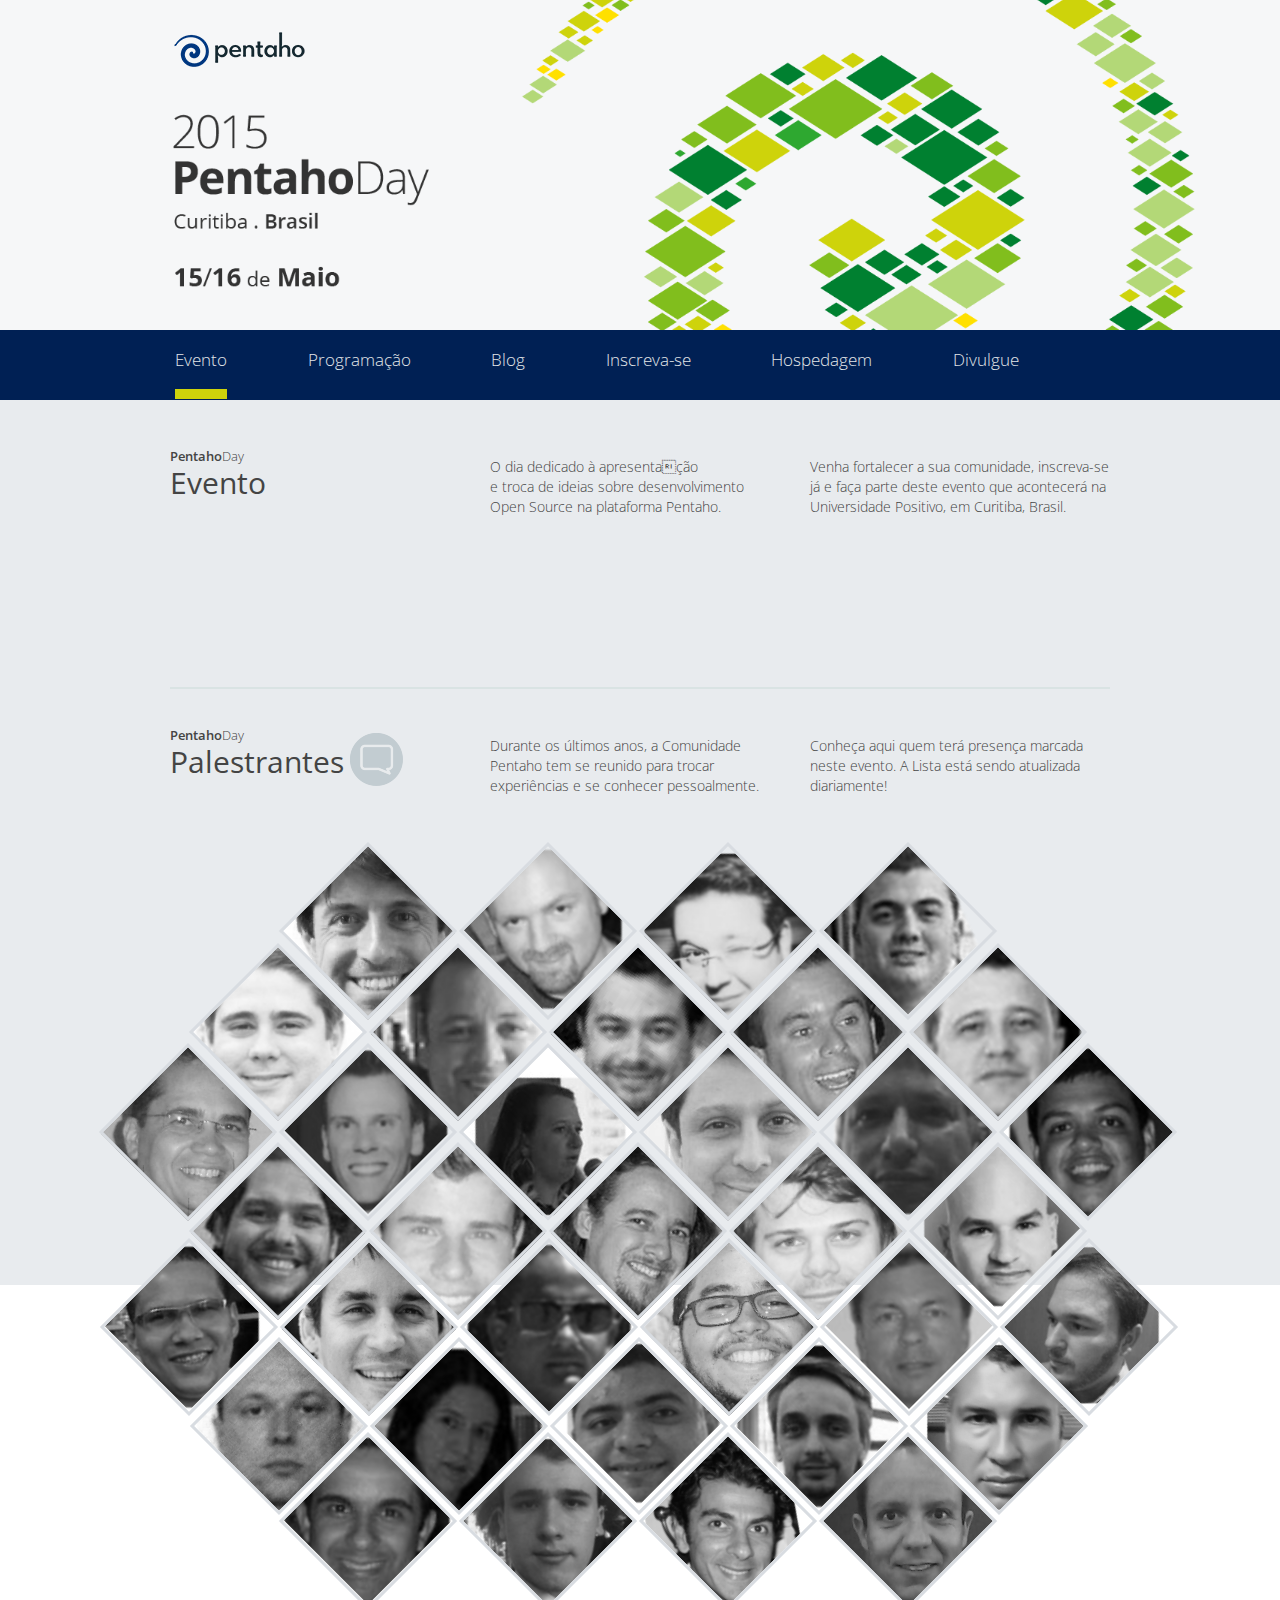
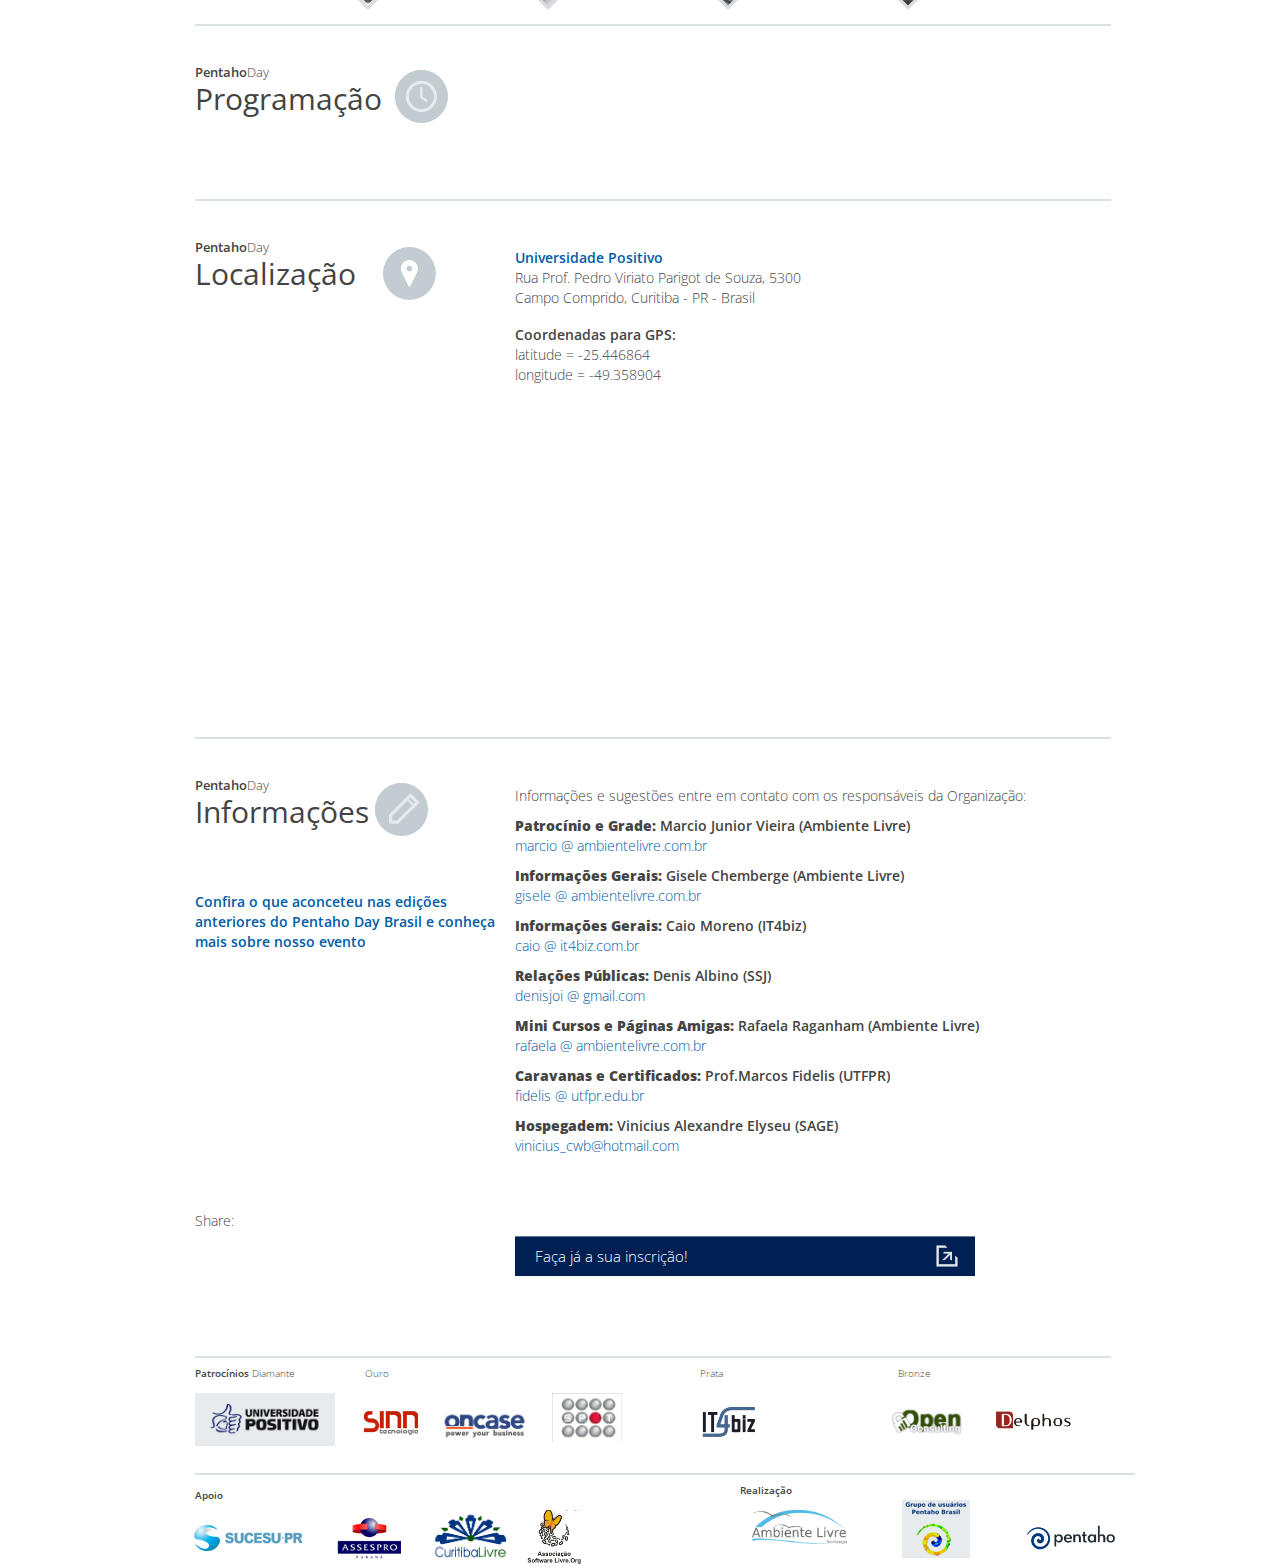
<file: index.html>
<!DOCTYPE html>
<!--[if lt IE 7]>      <html class="no-js lt-ie9 lt-ie8 lt-ie7"> <![endif]-->
<!--[if IE 7]>         <html class="no-js lt-ie9 lt-ie8"> <![endif]-->
<!--[if IE 8]>         <html class="no-js lt-ie9"> <![endif]-->
<!--[if gt IE 8]><!-->
<html class="no-js">
	<!--<![endif]-->
	<head>
		<meta charset="utf-8">
		<meta http-equiv="X-UA-Compatible" content="IE=edge,chrome=1">
		<title>Pentaho Day 2015 • Maio 15 e 16 • Curitiba, Brasil</title>
		<meta name="description" content="Este é um evento da comunidade Brasileira e inclui qualquer um que tem uma paixão por Pentaho (sendo Usuários EE ou CE) e quer ver a enorme quantidade de coisas incríveis que outras pessoas constroem ao redor do mundo.">
		<meta name="viewport" content="width=device-width">
		<meta property="og:image" content="http://www.pentahobrasil.com.br/eventos/PentahoDay_2015/img/PentahoDay_2015.png" />
		<link href='http://fonts.googleapis.com/css?family=Open+Sans:400,300,600,700,800' rel='stylesheet' type='text/css'>
		<link rel="stylesheet" href="css/bootstrap.css">
		<style>
			body {
				padding-top: 60px;
				padding-bottom: 40px;
			}
		</style>
		<link rel="stylesheet" href="css/main.css">
		<link rel="stylesheet" href="css/bootstrap-responsive.css">
		<script src="js/vendor/modernizr-2.6.2-respond-1.1.0.min.js"></script>
		<script type="text/javascript">
			var switchTo5x = true;
		</script>
		<script type="text/javascript" src="http://w.sharethis.com/button/buttons.js"></script>
		<script type="text/javascript">
			stLight.options({
				publisher : "28224212-b01b-4c03-b51d-0bb13a0321fe",
				doNotHash : true,
				doNotCopy : false,
				hashAddressBar : false
			});
		</script>
	</head>
	<body>
		<!--[if lt IE 7]>
		<p class="chromeframe">You are using an <strong>outdated</strong> browser. Please <a href="http://browsehappy.com/">upgrade your browser</a> or 
		<a href="http://www.google.com/chromeframe/?redirect=true">activate Google Chrome Frame</a> to improve your experience.</p>
		<![endif]-->
		<!-- This code is taken from http://twitter.github.com/bootstrap/examples/hero.html -->
		<div class="fullWidth whiteWrap">
			<!--<div class="container">
			<div class="row">
			<div class="span5"><h1><span class="light">2013</span><br>Pentaho<br>Community<br>Meeting<br><span class="light smallHeading">Sintra, Portugal</span></h1></div>
			<div class="span7"></div>
			</div>
			</div>-->
			<div class="container">
				<div class="row headerLinksRow">
					<div class="span2"><a href="http://www.pentaho.com/" target="_blank"><img src="img/pentaho_logo.png" alt="Pentaho" /></a></div>
					<div class="span8"></div>
				</div>
            </div>
			<div class="fullWidth Grey">
				<div class="container">
					<div class="row">
						<ul class="tabs">
						<li id="selected"><a class="programa" href="index.html"><span style="font-weight:300">Evento</span></a></li>
						<li><a a class="programa" href="programacao.php" target="_blank"><span style="font-weight:300">Programação</span></a></li>
						<li><a a class="programa" href="blog/index.php" target="_blank"><span style="font-weight:300">Blog</span></a></li>
						<li><a a class="programa" href="https://pentahoday2015.eventbrite.com/" target="_blank"><span style="font-weight:300">Inscreva-se</span></a></li>
						<li><a a class="programa" href="blog/guia-de-hospedagem" target="_blank"><span style="font-weight:300">Hospedagem</span></a></li>
						<li><a a class="programa" href="blog/paginas-amigas" target="_blank"><span style="font-weight:300">Divulgue</span></a></li>

						</ul>
                        
                        
         				<!--<div class="daysRow">
							<div class="date">
								<img src="img/Day_15.png" alt="15" id="number15"/>
							</div>
						</div>-->
					</div>
				</div>
			<div class="row"></div>
			</div>
		</div>
        
        
		<div class="fullWidth lightGrey">
			<div class="container">
				<div class="row">
					<div class="span4">
						<h3><span style="font-weight:600">Pentaho</span>Day</h3>
						<h2>Evento</h2>
					</div>
					<div class="span4 firstcolumn">O dia dedicado à apresentação <br>
												   e troca de ideias sobre desenvolvimento<br>
			                                       Open Source na plataforma Pentaho.
					</div>
					<div class="span4 firstcolumn">
						Venha fortalecer a sua comunidade, inscreva-se já e faça parte deste evento que acontecerá na Universidade Positivo, em Curitiba, Brasil.
					</div>
				</div>
				<div class="row">
					<div class="span4">
					<!-- <a href="http://iptv.usp.br/portal/home" target="_blank">  -->
						<button class="btn span4 trans" id="transmissao">Mini-Cursos (em breve)</button>
					<!-- 	</a>  -->
					</div>
					<div class="span4 offset42">
                     <a href="https://pentahoday2015.eventbrite.com" target="_blank">
						<button class="btn span4 register" id="firstRegister">Faça já a sua inscrição!</button></a>
					</div>
                    <div class="span4 offset42">
                     <a href="plano-patrocinio.pdf" target="_blank">
						<button class="btn span4 pdf" style="margin-top: 20px;" id="secondRegister">Veja como patrocinar.</button></a>
					</div>
                </div>
				<hr />
				<div class="row">
					<div class="span4"  id="oradores">
						<h3><span style="font-weight:600">Pentaho</span>Day</h3>
						<h2>Palestrantes</h2>
					</div>
					<div class="span4 firstcolumn">Durante os últimos anos, a Comunidade Pentaho tem se reunido para trocar experiências e se conhecer pessoalmente.</div>
					<div class="span4 firstcolumn">Conheça aqui quem terá presença marcada neste evento. A Lista está sendo atualizada diariamente! </div>
				</div>
     		<div class="row oradores1">
				<div class="span2 oradores">
					<div class="orador-picture" id="picture1">
						<div class="text_display">
						<p class="autor">Pedro <br/>Alves</p>
						<p class="area">Senior Vice President Community at <span style="font-weight:600">Pentaho</span></p>
						</div>
					</div>
				</div>
				<div class="span2 oradores">
					<div class="orador-picture" id="picture2">
						<div class="text_display">
							<p class="autor">Will <BR>Gorman</p>
							<p class="area">Chief Architect at <span style="font-weight:600"> <br/> Pentaho</span></p>
						</div>
					</div>
				</div>
				<div class="span2 oradores">
					<div class="orador-picture" id="picture3">
					<div class="text_display">
						<p class="autor">Luiz <BR> Zanardo</p>
						<p class="area">Latin America Master Namenode at<span style="font-weight:600"> Cloudera</span></p>
					</div>
				</div>
			</div>
			<div class="span2 oradores">
				<div class="orador-picture" id="picture4">
						<div class="text_display">
							<p class="autor">Guilherme <br/>Braccialli</p>
							<p class="area">Solutions Engineer at <br/> <span style="font-weight:600">Hortonworks</span></p>
					</div>
				</div>
			</div>
        </div>
		<div class="row oradores2">
			<div class="span2 oradores">
				<div class="orador-picture" id="picture5">
					<div class="text_display">
						<p class="autor">Caio <br/>Moreno</p>
						<p class="area">Fundador e CEO da<span style="font-weight:600"> IT4biz</span></p>
					</div>
				</div>
			</div>
			<div class="span2 oradores">
				<div class="orador-picture" id="picture6">
						<div class="text_display">
							<p class="autor">Ricardo Gouvêa</p>
							<p class="area">Founder & COO na<span style="font-weight:600"><br/>Open Consulting</span></p>
					</div>
				</div>
			</div>
			<div class="span2 oradores">
				<div class="orador-picture" id="picture7">
				<div class="text_display">
					<p class="autor">Rodrigo <br/>Porto</p>
					<p class="area">Partner at <span style="font-weight:600">Sinn Technology</span></p>
				</div>
				</div>
			</div>
			<div class="span2 oradores">
				<div class="orador-picture" id="picture8">
						<div class="text_display">
							<p class="autor">Marcio <br/>Junior Vieira</p>
							<p class="area2">CEO na<span style="font-weight:600"> Ambiente Livre</span></p>
					</div>
				</div>
			</div>
            <div class="span2 oradores">
				<div class="orador-picture" id="picture9">
					<div class="text_display">
						<p class="autor">Ararigleno Fernandes</p>
						<p class="area"> Professor e Pesquisador<span style="font-weight:600"> <br/>UnB  <br/></span></p>
					</div>
				</div>
			</div>
		
		</div>
        
	<div class="row oradores4">
              <div class="span2 oradores" style="">
				<div class="orador-picture" id="picture10">
					<div class="text_display">
						<p class="autor">Marcos <br/>Fidelis</p>
						<p class="area"><span style="font-weight:600">UEPG<br/> </span>e <span style="font-weight:600">UTFPR </span></p>
					</div>
				</div>
			</div>	

              <div class="span2 oradores" style="">
				<div class="orador-picture" id="picture28">
					<div class="text_display">
						<p class="autor">Rodrigo <br/>França</p>
						<p class="area">Analista de BI na <span style="font-weight:600"> Oncase<br/> </span></p>
					</div>
				</div>
			</div>	
		
 			<div class="span2 oradores11">
				<div class="orador-picture" id="picture11">
					<div class="text_display">
						<p class="autor">Rafaela <br/>Raganham</p>
						<p class="area">BI Open Source Expert na <span style="font-weight:600">Ambiente Livre</span></p>
					</div>
				</div>
			</div>
 			<div class="span2 oradores">
				<div class="orador-picture" id="picture12">
					<div class="text_display">
						<p class="autor">Fábio de Salles</p>
						<p class="area">Pentaho Specialist/Free Software Expert<br/>at  <span style="font-weight:600"> SERPRO</span></p>
					</div>
				</div>
			</div>
			<div class="span2 oradores">
				<div class="orador-picture" id="picture13">
						<div class="text_display">
							<p class="autor">Clauber <br/> Teixeira</p>
							<p class="area">Analista <span style="font-weight:600">Ministério do Planejamento</span></p>
					</div>
				</div>
			</div>


			<div class="span2 oradores"> 
				<div class="orador-picture" id="picture29">
						<div class="text_display">
							<p class="autor">Paulo <br/>Pimentel</p>
							<p class="area">BI Open Source Expert na <span style="font-weight:600">Ambiente Livre</span></p>
					</div>
				</div>
			</div>

		</div>
		<div class="row oradores5">
			<div class="span2 oradores">
				<div class="orador-picture" id="picture14">
					<div class="text_display">
						<p class="autor">Leandro <br/> Guimarães</p>
						<p class="area">Fundador e Diretor da <span style="font-weight:600">Know Solutions</span></p>
					</div>
				</div>
			</div>
			<div class="span2 oradores">
				<div class="orador-picture" id="picture15">
						<div class="text_display">
						<p class="autor">Vínicius Elyseu</p>
						<p class="area">Analista de Sistemas na <span style="font-weight:600">Sage</span></p>
					</div>
				</div>
			</div>
			<div class="span2 oradores">
				<div class="orador-picture" id="picture16">
				<div class="text_display">
						<p class="autor">Wesley <br/>Seidel</p>
						<p class="area">Founder at <span style="font-weight:600">Intelidados</span></p>

				</div>
				</div>
			</div>
			<div class="span2 oradores">
				<div class="orador-picture" id="picture17">
						<div class="text_display">
						<p class="autor">Iandé <br/>Coutinho</p>
						<p class="area">Owner at <span style="font-weight:600"> OnCase</span></p>
					</div>
				</div>
			</div>
          		<div class="span2 oradores">
				<div class="orador-picture" id="picture18">
					<div class="text_display">
						<p class="autor">Diego <br/>Rodrigues</p>
						<p class="area">Systems Enginner at <span style="font-weight:600">SensorWeb,MCA</span></p>
<br/></span></p>
					</div>
				</div>
			</div>


	<div class="row oradores6">
              <div class="span2 oradores" style="">
				<div class="orador-picture" id="picture30">
					<div class="text_display">
						<p class="autor">Michel <br/>Pereira</p>
						<p class="area">Solutions Architecture at <br/><span style="font-weight:600">Amazon</span></p>
					</div>
				</div>
			</div>			

              <div class="span2 oradores" style="">
				<div class="orador-picture" id="picture19">
					<div class="text_display">
						<p class="autor">Marcello <br/>Pontes</p>
						<p class="area">Analista de BI na <br/><span style="font-weight:600">Oncase</span></p>
					</div>
				</div>
			</div>			
 			<div class="span2 oradores">
				<div class="orador-picture" id="picture20">
					<div class="text_display">
						<p class="autor">Mauricio C. Purificação <br/> </p>
						<p class="area">OxenTI & <span style="font-weight:600"> Cárdio Pulmonar</span></p>
					</div>
				</div>
			</div>
 			<div class="span2 oradores">
				<div class="orador-picture" id="picture21">
					<div class="text_display">
						<p class="autor">Mailson Santos Filho</p>
						<p class="area">Arquiteto e Cientista de Dados<br/>na  <span style="font-weight:600"> Oncase</span></p>
					</div>
				</div>
			</div>
			<div class="span2 oradores">
				<div class="orador-picture" id="picture22">
						<div class="text_display">
							<p class="autor">Marcelo Dallagassa<br/> </p>
							<p class="area"> Analista de Negócios e Especialista da <span style="font-weight:600"> UNIMED Paraná</span></p>
					</div>
				</div>
			</div>
			<div class="span2 oradores">
				<div class="orador-picture" id="picture35">
						<div class="text_display">
							<p class="autor">Marco Garcia<br/> </p>
							<p class="area">Business Intelligence/Data Warehouse Specialist at<span style="font-weight:600"> Cetax</span></p>
					</div>
				</div>
			</div>

		</div>




		<div class="row oradores7">
			<div class="span2 oradores">
				<div class="orador-picture" id="picture23">
					<div class="text_display">
						<p class="autor">Luiz <br/> Vianna</p>
						<p class="area">Pentaho Specialist na<span style="font-weight:600"> Viação 1001</span></p>
					</div>
				</div>
			</div>
			<div class="span2 oradores">
				<div class="orador-picture" id="picture24">
						<div class="text_display">
						<p class="autor">Maria Amélia Pessoa</p>
						<p class="area">Analista de Sistemas na<span style="font-weight:600"> ASA</span></p>
					</div>
				</div>
			</div>
			<div class="span2 oradores">	
				<div class="orador-picture" id="picture25">
				<div class="text_display">
						<p class="autor">Paulo <br/>Neto</p>
						<p class="area">Analista de BI na <span style="font-weight:600"> CTI</span></p>

				</div>
				</div>
			</div>
			<div class="span2 oradores">
				<div class="orador-picture" id="picture26">
						<div class="text_display">
						<p class="autor">William <br/>Trochmann</p>
						<p class="area">Analista de Business Intelligence no <span style="font-weight:600"> ICI</span></p>
					</div>
				</div>
			</div>
            <div class="span2 oradores">
				<div class="orador-picture" id="picture27">
					<div class="text_display">
						<p class="autor">Eliomar <br/> Araújo</p>
						<p class="area">Professor no  <span style="font-weight:600">Centro Universitário de Brasília</span></p>
<br/></span></p>
					</div>
				</div>
			</div>
		</div>

     		<div class="row oradores8">
				<div class="span2 oradores">
					<div class="orador-picture" id="picture31">
						<div class="text_display">
						<p class="autor">Ronan <br/>Cezar</p>
						<p class="area">Sales Enterprise Architect at <span style="font-weight:600">IT4Biz</span></p>
						</div>
					</div>
				</div>

				<div class="span2 oradores">
					<div class="orador-picture" id="picture32">
						<div class="text_display">
							<p class="autor">Vinicius <BR>Zamuner</p>
							<p class="area">Arquiteto Pentaho na <span style="font-weight:600"> <br/> SPOTPROMO</span></p>
						</div>
					</div>
				</div>
				<div class="span2 oradores">
					<div class="orador-picture" id="picture33">
					<div class="text_display">
						<p class="autor">Leandro <BR>Al Makul</p>
						<p class="area">Diretor da <span style="font-weight:600"> SPOTPROMO</span></p>
					</div>
				</div>
			</div>
			<div class="span2 oradores">
				<div class="orador-picture" id="picture34">
						<div class="text_display">
							<p class="autor"> José <br/>Renato</p>
							<p class="area">Especialista em Soluções de BI na<br/> <span style="font-weight:600"> IBM</span></p>
					</div>
				</div>
			</div>
        </div>
		<hr/>
                <div class="row">
			<div class="span4"  id="programa">
				<h3><span style="font-weight:600">Pentaho</span>Day</h3>
				<h2>Programação</h2>
			</div>
			<div class="span6">
				<a href="programacao.php" target="_blank">
				<button class="btn span8 register" style="margin-top:23px;" id="thirdRegister">Conheça aqui a programação para os dias 15 e 16 de Maio.</button>
				</a>
			</div>
		</div>
        <hr programa></hr>				   
        <!--<div class="row">
        <div class="programaseparador">15 MAIO - Welcome Coffee</div>        
        </div>
        
				
                
			<!--	<div class="span4 firstcolumn">
					<p class="horario">17h00</span></p>
					<p class="orador">Gleison Silva</p>
					<p><span style="color:#002776;font-weight:300">Case:</span> Pentaho e Bancos de Dados Colunar: Estudo de Caso usando HP Vertica.</p>
                    <p><a href="http://www.empreendemia.com.br/e/veltio-tecnologia" target="_blank"><span style="color: #8ea1a9;font-size:12px;">Veltio Tecnologia</span></a></p>
				</div>
            </div>
			
            <div class="row programaorador">
                <div class="span4"></div>
					<div class="span4">
						<p class="horario">17h30</span></p>
						<p class="orador">Iandé Coutinho</p>
						<p><span style="color:#002776;font-weight:300">Palestra:</span> Construindo soluções de Big Data com Pentaho e MongoDB.</p>
						<p><a href="http://www.oncase.com.br/" target="_blank"><span style="color: #8ea1a9;font-size:12px;">OnCase</span></a></p>
					</div>
					
					<div class="span4">
						<p class="horario">18h00</span></p>
						<p class="orador">Mesa Redonda</p>
						<p><span style="color:#002776;font-weight:300">Futuro da Comunidade e Próximos Passos: </span>Pedro Alves, Matt Casters, John Simon, Caio Moreno, Prof. Dr. Luis Natal Rossi, Prof. Dr. José Carlos Maldonado</p>
					</div>
            </div>
			
			<div class="row programaorador">
				<div class="span4"></div>
					<div class="span4">
						<p class="horario">18h45</p>
						<p class="orador">Sorteio / Encerramento</p>
					</div>
			</div>
-->
			<div class="row">
				<div class="span4"  id="location">
					<h3><span style="font-weight:600">Pentaho</span>Day</h3>
					<h2>Localização</h2>
				</div>
					<div class="span4 firstcolumn">
						<a href="http://www.up.edu.br" target="_blank"><span style="font-weight:600">Universidade Positivo  </span></a><br/> 
                                                      Rua Prof. Pedro Viriato Parigot de Souza, 5300<br/>  
                                                      Campo Comprido, Curitiba - PR - Brasil <br/>
					</div>
					<div class="span4 firstcolumn">
						<span style="font-weight:600">Coordenadas para GPS: </span><br/>
													  latitude  = -25.446864<br/>
                                                      longitude = -49.358904<br/>
					</div>	
			</div>
				<div class="row locationBottom">
					<div class="span12">
						<div class="span1"></div>
						<div class="span3"></div>
						<div class="span8 mapaPalacio" id="map"></div>
					</div>
				</div>

			<hr>
			<div class="row">
				<div class="span4" id="inscricoes">
					<h3><span style="font-weight:600">Pentaho</span>Day</h3>
                                        <h2>Informações</h2>
<BR><BR><BR>
					  <p><span style="font-weight:600">
					  <a href="anteriores.html" target="_blank">
 Confira o que aconceteu nas edições anteriores do Pentaho Day Brasil e conheça mais sobre nosso evento</a>
</span>

				</div>
				<div class="span7 firstcolumn">
					<p>Informações e sugestões entre em contato com os responsáveis da Organização:</p>
					<p><span style="font-weight:600"><B>Patrocínio e Grade: </B>Marcio Junior Vieira (Ambiente Livre) </span><BR><a href="mailto:marcio@ambientelivre.com.br">marcio  @  ambientelivre.com.br</a>
			  		<p><span style="font-weight:600"><B>Informações Gerais:</B> Gisele Chemberge (Ambiente Livre)</span><BR><a href="mailto:gisele@ambientelivre.com.br">gisele  @  ambientelivre.com.br</a></p>
			 		<p><span style="font-weight:600"><B>Informações Gerais:</B> Caio Moreno (IT4biz)</span><BR><a href="mailto:caio@it4biz.com.br">caio  @  it4biz.com.br</a></p>                 
			 		<p><span style="font-weight:600"><B>Relações Públicas:</B> Denis Albino (SSJ)</span><BR><a href="mailto:denisjoi@gmail.com">denisjoi @ gmail.com</a></p>                 
			 		<p><span style="font-weight:600"><B>Mini Cursos e Páginas Amigas:</B> Rafaela Raganham (Ambiente Livre)</span><BR><a href="mailto:rafaela@ambientelivre.com.br">rafaela @ ambientelivre.com.br</a></p>                 
			 		<p><span style="font-weight:600"><B>Caravanas e Certificados:</B> Prof.Marcos Fidelis (UTFPR)</span><BR><a href="mailto:fidelis@utfpr.edu.br">fidelis @ utfpr.edu.br</a></p>
			 		<p><span style="font-weight:600"><B>Hospegadem:</B> Vinicius Alexandre Elyseu (SAGE)</span><BR><a href="mailto:fidelis@utfpr.edu.br">vinicius_cwb@hotmail.com</a></p>

			        </div>
			</div>
			<div class="row">
				<div class="span4">
					<p style="margin-top: 45px;">Share:</p>
					<span class='st_facebook_large' displayText='Facebook'></span>
					<span class='st_twitter_large' displayText='Tweet' st_via="webdetails"></span>
					<span class='st_googleplus_large' displayText='Google +'></span>
					<span class='st_linkedin_large' displayText='LinkedIn'></span>
					<span class='st_blogger_large' displayText='Blogger'></span>
					<span class='st_pinterest_large' displayText='Pinterest'></span>
				</div>
				<div class="span6">
                    <a href="https://pentahoday2015.eventbrite.com/" target="_blank">
					<button class="btn span6 register" id="fourthRegister">Faça já a sua inscrição!</button></a>
				</div>
			</div>
			<hr class="lastHr"/>
			<div class="row">
		           <div class="span6 designBuilt"><strong>Patrocínios</strong> Diamante</div>
                           <div class="span6 ouro">Ouro</div>
                           <div class="span6 prata">Prata</div>
                           <div class="span6 bronze">Bronze</div>
                        </div>
 			<div class="row">
 		 	   <div class="span6 linkLogoI">
			   <div class="row">
			       <div class="span2 linkLogoUP"><a href="http://www.up.edu.br" target="_blank"><img src="img/universidade_positivo.png" alt="" /></a></div>
			       <div class="span2 linkLogoSinn"><a href="http://www.sinn.com.br/" target="_blank"><img src="img/sinn_logo.png" alt="" /></a>
                           </div>
                           <div class="span2 linkLogoOn"><a href="http://www.oncase.com.br/" target="_blank"><img src="img/oncase_logo.png" alt="" /></a></div>
                           <div class="span2 linkLogoSpot"><a href="http://www.spotpromo.com.br/" target="_blank"><img src="img/spotpromo_logo.png" alt="" /></a></div>
                            <div class="span2 linkLogoIt4biz"><a href="http://www.it4biz.com.br/" target="_blank"><img src="img/it4biz_logo.png" alt="" /></a></div>
                           <div class="span2 linkLogoOpen"><a href="http://www.openconsulting.com.br/" target="_blank"><img src="img/open_logo.png" alt="" /></a></div>
                            <div class="span2 linkLogoDelphos"><a href="http://www.delphos.com.br/" target="_blank"><img src="img/delphos_logo.png" alt="" /></a></div>
   					</div>
				</div>
                <div class="linkLogoII">
                <hr class="lastHr"/>
			<div class="row">
	 			<div class="span2 apoio"><strong>Apoio</strong></div>
				<div class="span4 realizacao"><strong>Realização</strong></div>
            </div>
				<div class="span2 linkLogoSucesu"><a href="http://www.prsucesu.org.br" target="_blank"><img src="img/sucesu-pr.png" alt="" /></a></div>
				<div class="span2 linkLogoAssespro"><a href="http://www.assespropr.org.br" target="_blank"><img src="img/assespro.png" alt="" /></a></div>
				<div class="span2 linkLogoCuritibaLivre"><a href="http://curitibalivre.org.br" target="_blank"><img src="img/curitibalivre.png" alt="" /></a></div>
				<div class="span2 linkLogoASL"><a href="http://softwarelivre.org/asl" target="_blank"><img src="img/asl.png" alt="" /></a></div>

				<div class="span2 linkLogoAmbiente"><a href="http://www.ambientelivre.com.br" target="_blank"><img src="img/ambiente_logo.png" alt="" /></a></div>
                <div class="span2 linkLogoGrupo"><a href="https://br.groups.yahoo.com/neo/groups/pentahobr/info" target="_blank"><img src="img/grupo.png" alt="" /></a></div>

                <div class="span2 linkLogoPentaho"><a href="http://www.pentaho.com/" target="_blank"><img src="img/penta_logo.png" alt="" /></a></div>
			</div>
            </div>
		</div>
		<script src="//ajax.googleapis.com/ajax/libs/jquery/1.10.1/jquery.min.js"></script>
		<script>window.jQuery || document.write('<script src="js/vendor/jquery-1.10.1.min.js"><\/script>')</script>
		<script src="js/vendor/bootstrap.min.js"></script>
		<script type="text/javascript" src="http://maps.google.com/maps/api/js?sensor=true"></script>
		<script src="js/gmaps.js"></script>
		<script src="js/main.js"></script>
		<script>
			var map;
			$(document).ready(function() {
				map = new GMaps({
					div : '#map',
					lat : -25.446864,
					lng : -49.358904,
					zoom : 15
				});
				map.addMarker({
					lat : -25.446864,
					lng : -49.358904,
					title: 'Pentaho Day 2015',
					infoWindow: {
					  content: '<p><b>Universidade Positivo<br></b><br>Rua Prof. Pedro Viriato Parigot de Souza, 5300 Campo Comprido, Curitiba</p>'
					}
				});
			});
		</script>
		<script>
			var _gaq = [['_setAccount', 'UA-40336231-1'], ['_trackPageview']]; ( function(d, t) {
					var g = d.createElement(t), s = d.getElementsByTagName(t)[0];
					g.src = '//www.google-analytics.com/ga.js';
					s.parentNode.insertBefore(g, s)
				}(document, 'script'));
		</script>
	</body>
</html>
</file>
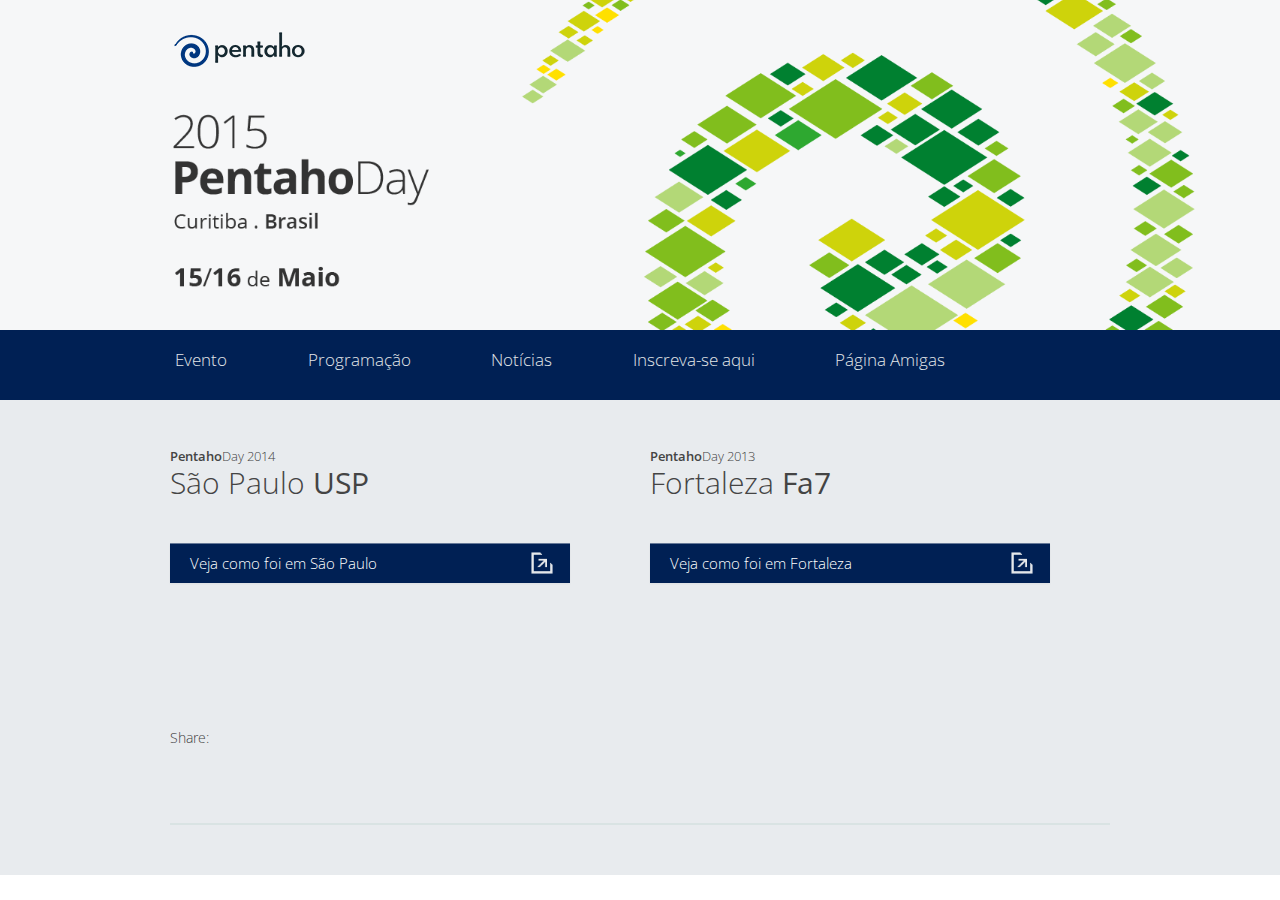
<file: anteriores.html>
<!DOCTYPE html>
<!--[if lt IE 7]>      <html class="no-js lt-ie9 lt-ie8 lt-ie7"> <![endif]-->
<!--[if IE 7]>         <html class="no-js lt-ie9 lt-ie8"> <![endif]-->
<!--[if IE 8]>         <html class="no-js lt-ie9"> <![endif]-->
<!--[if gt IE 8]><!-->
<html class="no-js">
	<!--<![endif]-->
	<head>
		<meta charset="utf-8">
		<meta http-equiv="X-UA-Compatible" content="IE=edge,chrome=1">
		<title>Pentaho Day 2015 • Maio 15 e 16 • Curitiba, Brasil</title>
		<meta name="description" content="This is a community event and includes anyone that has a passion for Pentaho (being EE or CE users) and want to see the huge ammount of amazing stuff that 
		other people build around the world.">
		<meta name="viewport" content="width=device-width">
		<meta property="og:image" content="http://www.pentahobrasil.com.br/eventos/PentahoDay_2015/img/PentahoDay_2015.png" />
		<link href='http://fonts.googleapis.com/css?family=Open+Sans:400,300,600,700,800' rel='stylesheet' type='text/css'>
		<link rel="stylesheet" href="css/bootstrap.css">
		<style>
			body {
				padding-top: 60px;
				padding-bottom: 40px;
			}
		</style>
		<link rel="stylesheet" href="css/main.css">
		<link rel="stylesheet" href="css/bootstrap-responsive.css">
		<script src="js/vendor/modernizr-2.6.2-respond-1.1.0.min.js"></script>
		<script type="text/javascript">
			var switchTo5x = true;
		</script>
		<script type="text/javascript" src="http://w.sharethis.com/button/buttons.js"></script>
		<script type="text/javascript">
			stLight.options({
				publisher : "28224212-b01b-4c03-b51d-0bb13a0321fe",
				doNotHash : true,
				doNotCopy : false,
				hashAddressBar : false
			});
		</script>
	</head>
	<body>
		<!--[if lt IE 7]>
		<p class="chromeframe">You are using an <strong>outdated</strong> browser. Please <a href="http://browsehappy.com/">upgrade your browser</a> or 
		<a href="http://www.google.com/chromeframe/?redirect=true">activate Google Chrome Frame</a> to improve your experience.</p>
		<![endif]-->
		<!-- This code is taken from http://twitter.github.com/bootstrap/examples/hero.html -->
		<div class="fullWidth whiteWrap">
			<!--<div class="container">
			<div class="row">
			<div class="span5"><h1><span class="light">2013</span><br>Pentaho<br>Community<br>Meeting<br><span class="light smallHeading">Sintra, Portugal</span></h1></div>
			<div class="span7"></div>
			</div>
			</div>-->
			<div class="container">
				<div class="row headerLinksRow">
					<div class="span2"><a href="http://www.pentaho.com/" target="_blank"><img src="img/pentaho_logo.png" alt="Pentaho" /></a></div>
					<div class="span8"></div>
				</div>
            </div>
			<div class="fullWidth Grey">
				<div class="container">
					<div class="row">
						<ul class="tabs">
							<li><a a class="programa" href="index.html" ><span style="font-weight:300">Evento</span></a></li>
							<li><a a class="programa" href="programacao.php" target="_blank"><span style="font-weight:300">Programação </span></a></li>
							<li><a a class="programa" href="blog/index.php" target="_blank"><span style="font-weight:300">Notícias</span></a></li>
							<!--<li><a a class="programa" href="plano-patrocinio.pdf" target="_blank"><span style="font-weight:300">Patrocine</span></a></li>-->
							<li><a a class="programa" href="https://pentahoday2015.eventbrite.com/" target="_blank"><span style="font-weight:300">Inscreva-se aqui</span></a></li>
							<li><a a class="programa" href="blog/paginas-amigas" target="_blank"><span style="font-weight:300">Página Amigas</span></a></li>

						</ul>
				</div>
				</div>
			<div class="row"></div>
			</div>
		</div>
		
		<div class="fullWidth lightGrey">
			<div class="container">
				<div class="row">
					<div class="span6">
						<h3><span style="font-weight:600">Pentaho</span>Day 2014</h3>
						<h2><span style="font-weight:300">São Paulo</span> USP</h2>
					</div>
                    
                    <div class="span6">
						<h3><span style="font-weight:600">Pentaho</span>Day 2013</h3>
						<h2><span style="font-weight:300">Fortaleza</span> Fa7</h2>
					</div>
                    
                    </div>
                    
                    <div class="row">
					<div class="span6">
                     <a href="http://www.pentahobrasil.com.br/eventos/PentahoDay_2014/" target="_blank">
						<button class="btn span8 register" id="secondRegisterhere">Veja como foi em São Paulo</button></a>
					</div>
                    
                    <div class="span6">
                     <a href="http://www.pentahobrasil.com.br/eventos/pentahoday2013/" target="_blank"><button class="btn span8 register" id="secondRegisterhere">Veja como foi em Fortaleza</button></a>
					</div>
                    </div> 
               
                    
                    
                    
                    
                    
			<div class="row">
				<div class="span4">
					<p style="margin-top: 45px;">Share:</p>
					<span class='st_facebook_large' displayText='Facebook'></span>
					<span class='st_twitter_large' displayText='Tweet' st_via="webdetails"></span>
					<span class='st_googleplus_large' displayText='Google +'></span>
					<span class='st_linkedin_large' displayText='LinkedIn'></span>
					<span class='st_blogger_large' displayText='Blogger'></span>
					<span class='st_pinterest_large' displayText='Pinterest'></span>
				</div>
				<div class="span8">
                    <a href="https://www.eventbrite.com/e/pentaho-day-2014-tickets-10493581585" target="_blank">
					<button class="btn span8 register" id="thirdRegister">Inscrições - Aqui!</button></a>
				</div>
			</div>
					<hr class="lastHr"/>
			<div class="row">
<!--
				<div class="span6 designBuilt"><strong>Patrocínios</strong> Gold</div>
                <div class="span6 silver">Silver</div>
                <div class="span6 bronze">Bronze</div>
            </div>

 			<div class="row">
 				<div class="span6 linkLogoI">
					<div class="row">
						<div class="span2 linkLogoSinn"><a href="http://www.sinn.com.br/" target="_blank"><img src="img/sinn_logo.png" alt="" /></a></div>
                        
                        
                                                <div class="span2 linkLogoAmbiente"><a href="http://www.ambientelivre.com.br/" target="_blank"><img src="img/ambiente_logo.png" alt="" /></a></div>
                        
                        <div class="span2 linkLogoOn"><a href="http://www.oncase.com.br/" target="_blank"><img src="img/oncase_logo.png" alt="" /></a></div>
                        
                                                <div class="span2 linkLogoDWSL"><a href="http://www.dwsl.com.br/" target="_blank"><img src="img/DWSL.png" alt="" /></a></div>

                        
                        
                        
                        <div class="span2 linkLogoInter"><a href="http://intelidados.com.br/" target="_blank"><img src="img/inteliDados.png" alt="" /></a></div> 
						
						<div class="span2 linkLogoOpen"><a href="http://www.openconsulting.com.br/" target="_blank"><img src="img/open_logo.png" alt="" /></a></div>
                        <div class="span2 linkLogoKnow"><a href="http://www.knowsolution.com.br/" target="_blank"><img src="img/KnowSolutions.png" alt="" /></a></div>
                        					</div>
				</div>
                



                <div class="linkLogoII">
                
                <hr class="lastHr"/>

			<div class="row">
				<div class="span2 apoio"><strong>Apoio</strong></div>
				<div class="span4 realizacao"><strong>Realização</strong></div>
            </div>
					<div class="span2 linkLogoUsp"><a href="http://www5.usp.br/" target="_blank"><img src="img/usp2_logo.png" alt="" /></a></div>
					<div class="span2 linkLogoIt4biz"><a href="http://www.it4biz.com.br/" target="_blank"><img src="img/it4biz_logo.png" alt="" /></a></div>
                    <div class="span2 linkLogoFea"><a href="http://www.fea.usp.br/" target="_blank"><img src="img/fea_usp_logo.png" alt="" /></a></div>
                    <div class="span2 linkLogoPentaho"><a href="http://www.pentaho.com/" target="_blank"><img src="img/penta_logo.png" alt="" /></a></div>
			</div>
            </div>
		</div>
-->
		<script src="//ajax.googleapis.com/ajax/libs/jquery/1.10.1/jquery.min.js"></script>
		<script>window.jQuery || document.write('<script src="js/vendor/jquery-1.10.1.min.js"><\/script>')</script>
		<script src="js/vendor/bootstrap.min.js"></script>
		<script type="text/javascript" src="http://maps.google.com/maps/api/js?sensor=true"></script>
		<script src="js/gmaps.js"></script>
		<script src="js/main.js"></script>
		<script>
			var map;
			$(document).ready(function() {
				map = new GMaps({
					div : '#map',
					lat : -23.559434,
					lng : -46.729361,
					zoom : 15
				});
				map.addMarker({
					lat : -23.559434,
					lng : -46.729361,
					title: 'Pentaho Day 2014',
					infoWindow: {
					  content: '<p><b>Universidade de São Paulo (USP)<br>Faculdade de Economia, Administração<br>e Ciências Contábeis - FEA</b><br>Av. Prof. Luciano Gualberto, 908<br>São Paulo - Brasil </p>'
					}
				});
			});
		</script>
		<script>
			var _gaq = [['_setAccount', 'UA-40336231-1'], ['_trackPageview']]; ( function(d, t) {
					var g = d.createElement(t), s = d.getElementsByTagName(t)[0];
					g.src = '//www.google-analytics.com/ga.js';
					s.parentNode.insertBefore(g, s)
				}(document, 'script'));
		</script>
	</body>
</html>
</file>
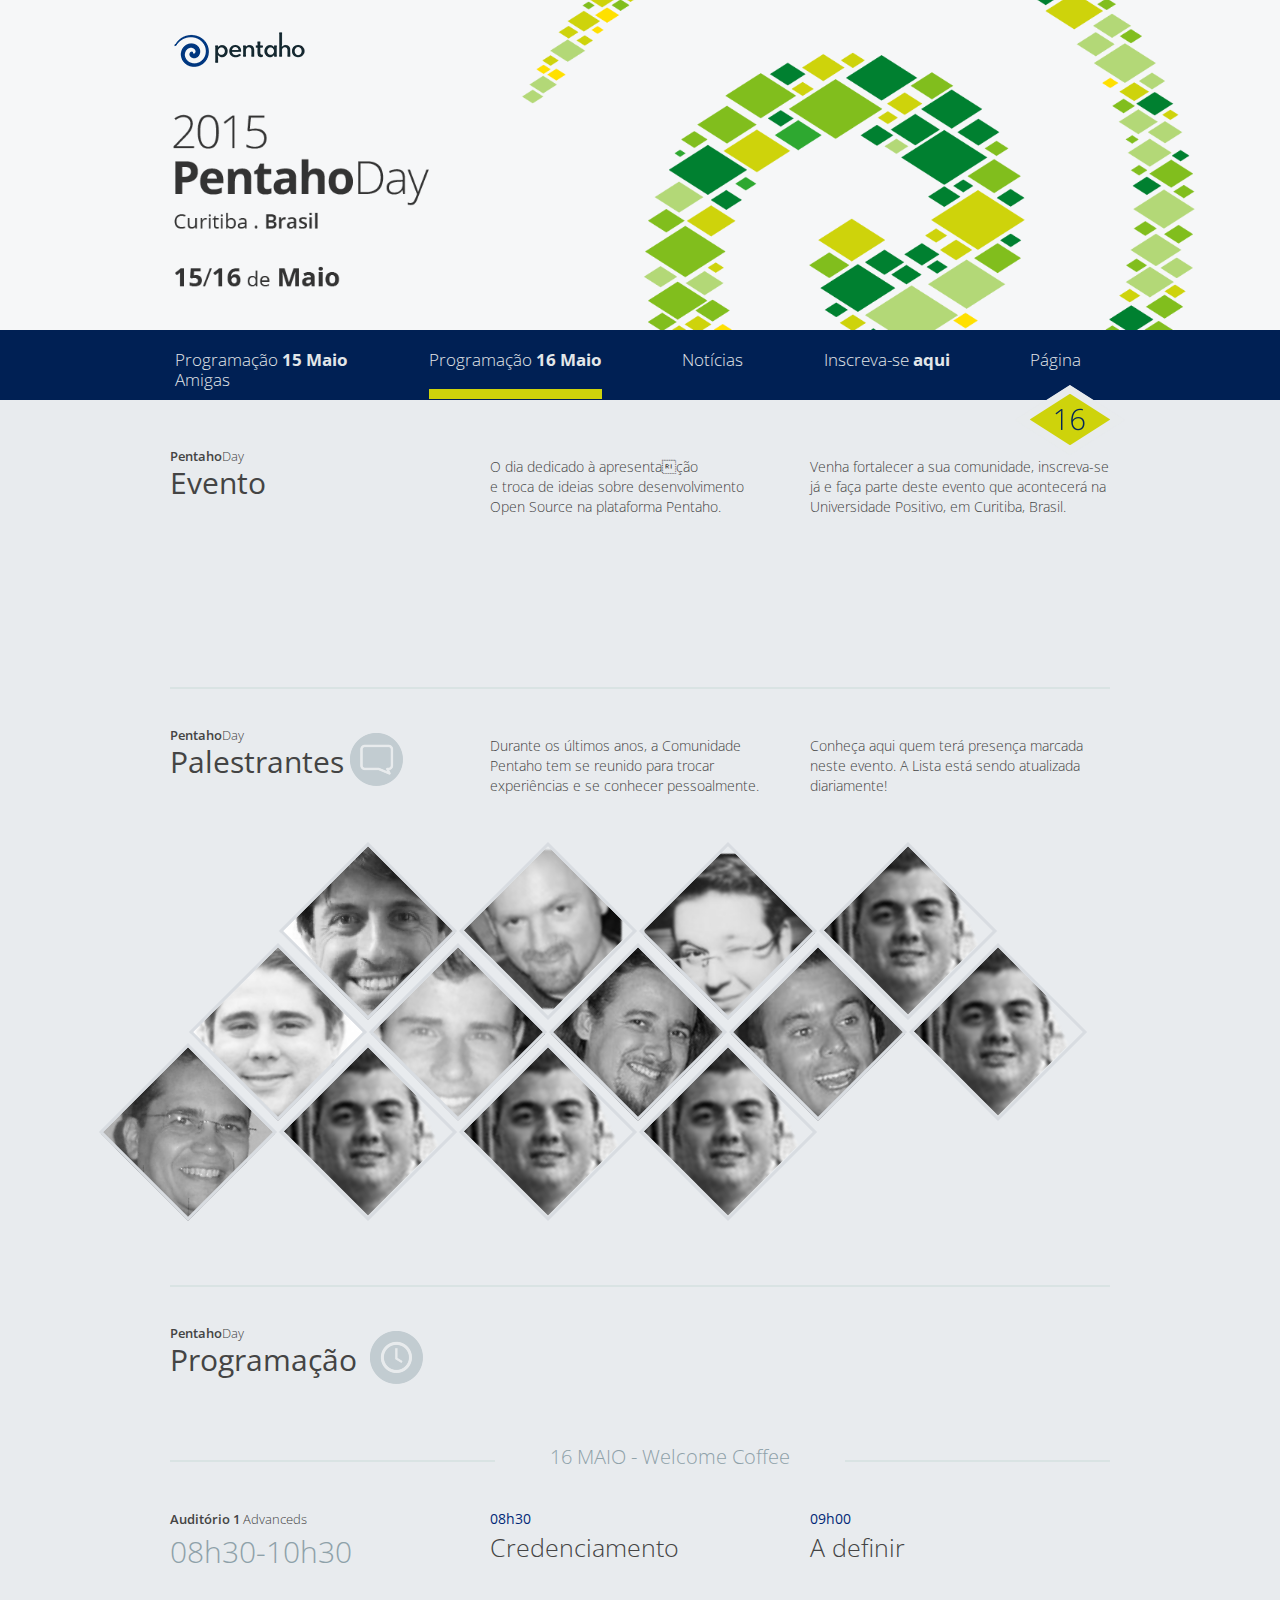
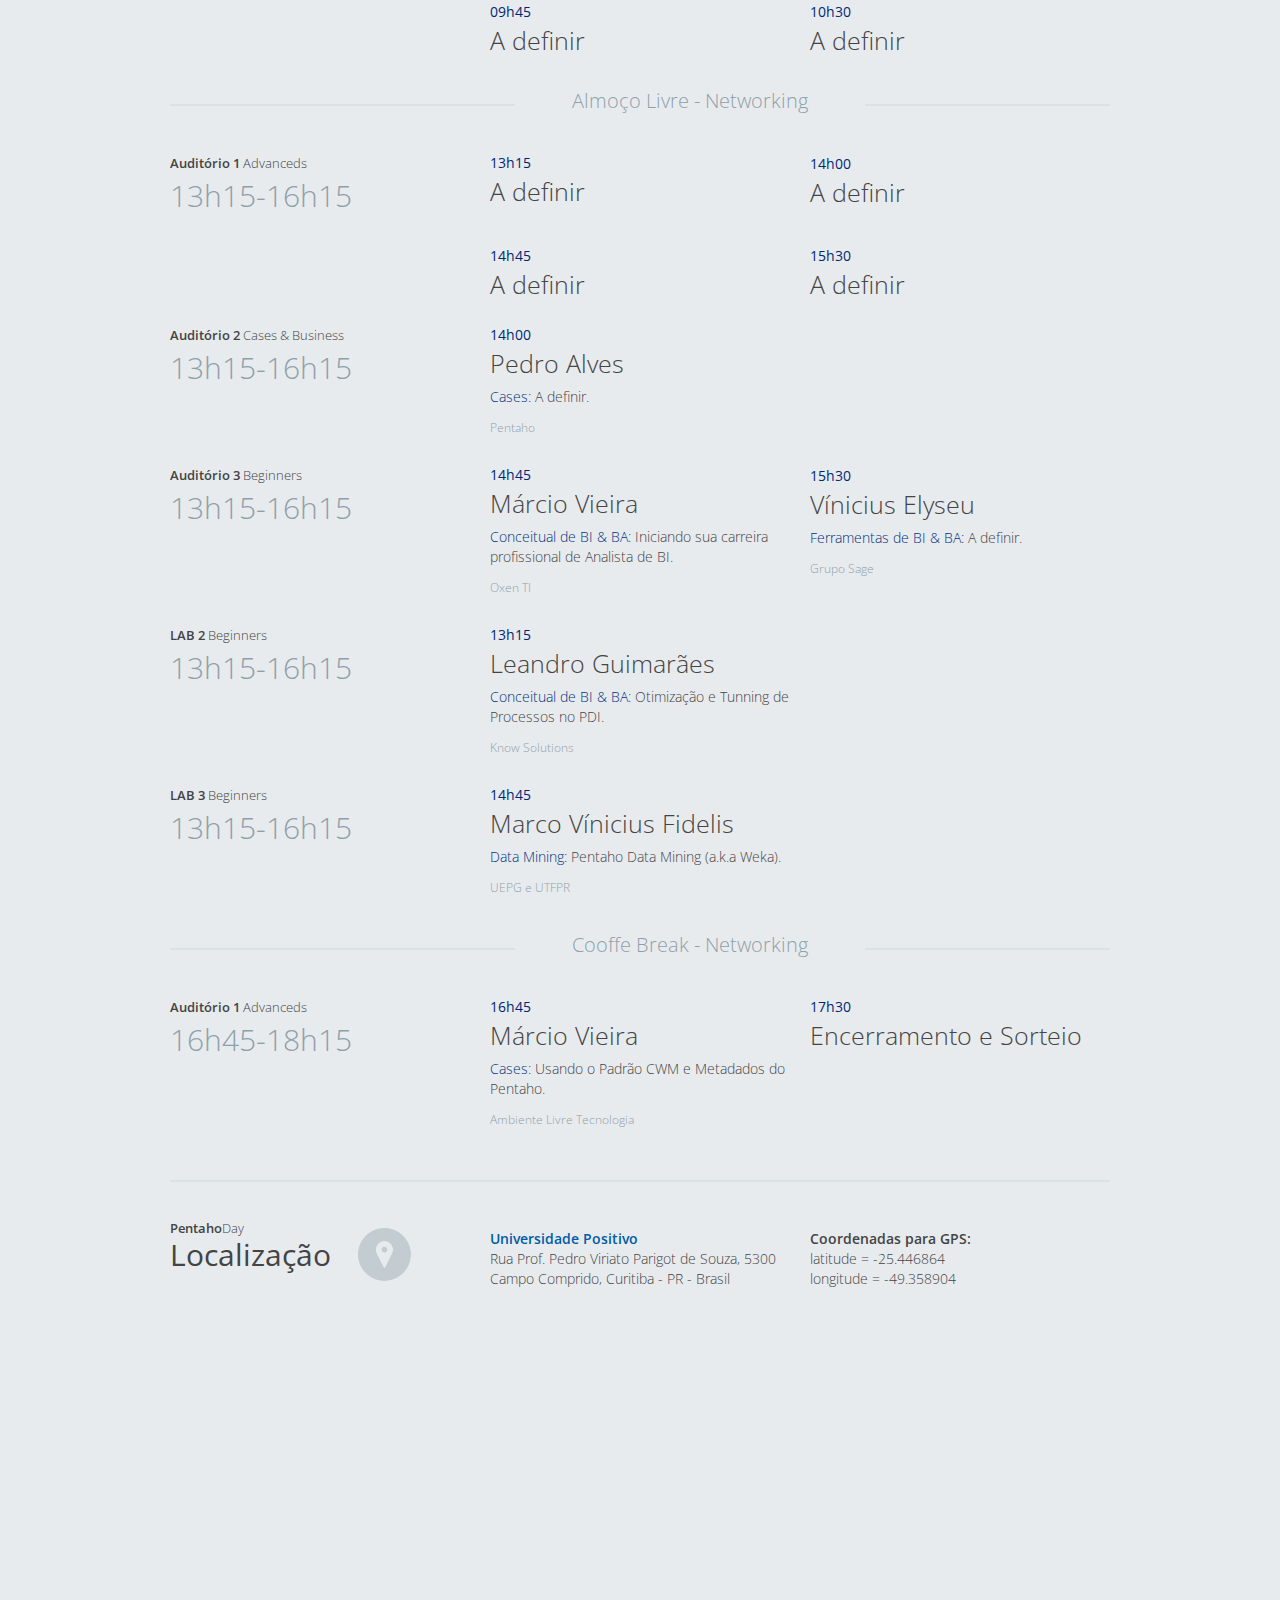
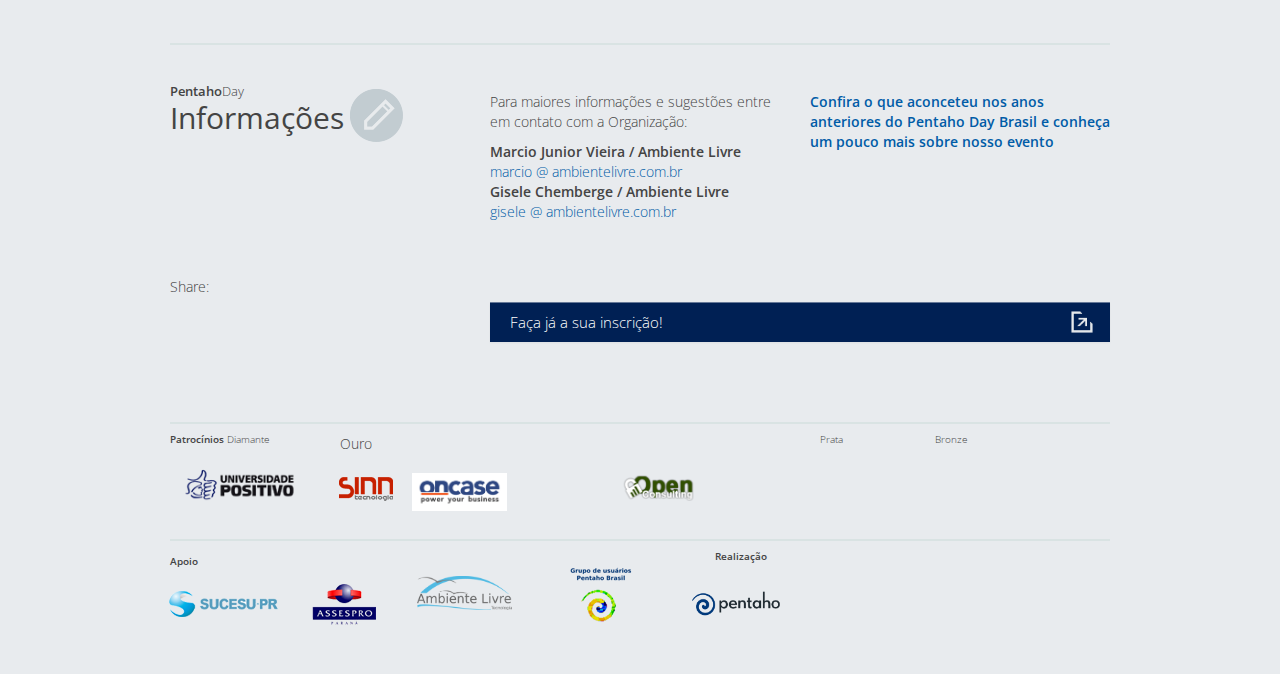
<file: index_16Maio.html>
<!DOCTYPE html>
<!--[if lt IE 7]>      <html class="no-js lt-ie9 lt-ie8 lt-ie7"> <![endif]-->
<!--[if IE 7]>         <html class="no-js lt-ie9 lt-ie8"> <![endif]-->
<!--[if IE 8]>         <html class="no-js lt-ie9"> <![endif]-->
<!--[if gt IE 8]><!-->
<html class="no-js">
	<!--<![endif]-->
	<head>
		<meta charset="utf-8">
		<meta http-equiv="X-UA-Compatible" content="IE=edge,chrome=1">
		<title>Pentaho Day 2015 • Maio 15 e 16 • Curitiba, Brasil</title>
		<meta name="description" content="This is a community event and includes anyone that has a passion for Pentaho (being EE or CE users) and want to see the huge ammount of amazing stuff that 
		other people build around the world.">
		<meta name="viewport" content="width=device-width">
		<meta property="og:image" content="http://www.pentahobrasil.com.br/eventos/PentahoDay_2015/img/PentahoDay_2015.png" />
		<link href='http://fonts.googleapis.com/css?family=Open+Sans:400,300,600,700,800' rel='stylesheet' type='text/css'>
		<link rel="stylesheet" href="css/bootstrap.css">
		<style>
			body {
				padding-top: 60px;
				padding-bottom: 40px;
			}
		</style>
		<link rel="stylesheet" href="css/main.css">
		<link rel="stylesheet" href="css/bootstrap-responsive.css">
		<script src="js/vendor/modernizr-2.6.2-respond-1.1.0.min.js"></script>
		<script type="text/javascript">
			var switchTo5x = true;
		</script>
		<script type="text/javascript" src="http://w.sharethis.com/button/buttons.js"></script>
		<script type="text/javascript">
			stLight.options({
				publisher : "28224212-b01b-4c03-b51d-0bb13a0321fe",
				doNotHash : true,
				doNotCopy : false,
				hashAddressBar : false
			});
		</script>
	</head>
	<body>
		<!--[if lt IE 7]>
		<p class="chromeframe">You are using an <strong>outdated</strong> browser. Please <a href="http://browsehappy.com/">upgrade your browser</a> or 
		<a href="http://www.google.com/chromeframe/?redirect=true">activate Google Chrome Frame</a> to improve your experience.</p>
		<![endif]-->
		<!-- This code is taken from http://twitter.github.com/bootstrap/examples/hero.html -->
		<div class="fullWidth whiteWrap">
			<!--<div class="container">
			<div class="row">
			<div class="span5"><h1><span class="light">2013</span><br>Pentaho<br>Community<br>Meeting<br><span class="light smallHeading">Sintra, Portugal</span></h1></div>
			<div class="span7"></div>
			</div>
			</div>-->
			<div class="container">
				<div class="row headerLinksRow">
					<div class="span2"><a href="http://www.pentaho.com/" target="_blank"><img src="img/pentaho_logo.png" alt="Pentaho" /></a></div>
					<div class="span8"></div>
				</div>
            </div>
			<div class="fullWidth Grey">
				<div class="container">
					<div class="row">
						<ul class="tabs">
						<li><a a class="programa" href="index.html" ><span style="font-weight:300">Programação </span>15 Maio</a></li>
                        <li id="selected"><a class="programa" href="index_16Maio.html"><span style="font-weight:300">Programação </span>16 Maio</a></li>
						<li><a a class="programa" href="blog/index.php" target="_blank"><span style="font-weight:300">Notícias</span></a></li>
						<!--<li><a a class="programa" href="plano-patrocinio.pdf" target="_blank"><span style="font-weight:300">Patrocine</span></a></li>-->
						<li><a a class="programa" href="https://pentahoday2015.eventbrite.com/" target="_blank"><span style="font-weight:300">Inscreva-se </span>aqui</a></li>
						<li><a a class="programa" href="blog/paginas-amigas" target="_blank"><span style="font-weight:300">Página Amigas</span></a></li>

						</ul>
                        
       					<div class="daysRow">
							<div class="date">
								<img src="img/Day_16.png" alt="16" id="number16"/>
							</div>
						</div>
					</div>
				</div>
			<div class="row"></div>
			</div>
		</div>
        
					</div>
				</div>
			<div class="row"></div>
			</div>
		</div>
		<div class="fullWidth lightGrey">
			<div class="container">
				<div class="row">
					<div class="span4">
					  <h3><span style="font-weight:600">Pentaho</span>Day</h3>
					  <h2>Evento</h2>
					</div>
					<div class="span4 firstcolumn">O dia dedicado à apresentação <br>
												   e troca de ideias sobre desenvolvimento<br>
			                                       Open Source na plataforma Pentaho.
					</div>
					<div class="span4 firstcolumn">
						Venha fortalecer a sua comunidade, inscreva-se já e faça parte deste evento que acontecerá na Universidade Positivo, em Curitiba, Brasil.
					</div>
				</div>
				<div class="row">
					<div class="span4">
					<!-- <a href="http://iptv.usp.br/portal/home" target="_blank">  -->
						<button class="btn span4 trans" id="transmissao">Mini-Cursos (em breve)</button>
					<!-- 	</a>  -->
					</div>
					<div class="span4 offset42">
                     <a href="https://pentahoday2015.eventbrite.com" target="_blank">
						<button class="btn span4 register" id="firstRegister">Faça já a sua inscrição!</button></a>
					</div>
                    <div class="span4 offset42">
                     <a href="plano-patrocinio.pdf" target="_blank">
						<button class="btn span4 pdf" style="margin-top: 20px;" id="secondRegister">Veja como patrocinar.</button></a>
					</div>
                </div>
                    
                
				<hr />
				<div class="row">
					<div class="span4"  id="oradores">
						<h3><span style="font-weight:600">Pentaho</span>Day</h3>
						<h2>Palestrantes</h2>
					</div>
					<div class="span4 firstcolumn">Durante os últimos anos, a Comunidade Pentaho tem se reunido para trocar experiências e se conhecer pessoalmente.</div>
					<div class="span4 firstcolumn">Conheça aqui quem terá presença marcada neste evento. A Lista está sendo atualizada diariamente! </div>
				</div>
     		<div class="row oradores1">
				<div class="span2 oradores">
					<div class="orador-picture" id="picture1">
						<div class="text_display">
						<p class="autor">Pedro <br/>Alves</p>
						<p class="area">Senior Vice President Community at <span style="font-weight:600">Pentaho</span></p>
						</div>
					</div>
				</div>
				<div class="span2 oradores">
					<div class="orador-picture" id="picture2">
						<div class="text_display">
							<p class="autor">Palestrante Internacional 2</p>
							<p class="area">Cargo na<span style="font-weight:600"> <br/>Empresa</span></p>
						</div>
					</div>
				</div>
				<div class="span2 oradores">
					<div class="orador-picture" id="picture3">
					<div class="text_display">
						<p class="autor">Palestrante Internacional 3</p>
						<p class="area">Cargo na <span style="font-weight:600"> Empresa</span></p>
					</div>
				</div>
			</div>
			<div class="span2 oradores">
				<div class="orador-picture" id="picture4">
						<div class="text_display">
							<p class="autor">Palestrante <br/>Internacional 4 </p>
							<p class="area">Cargo na <br/> <span style="font-weight:600">Empresa</span></p>
					</div>
				</div>
			</div>
        </div>
		<div class="row oradores2">
			<div class="span2 oradores">
				<div class="orador-picture" id="picture5">
					<div class="text_display">
						<p class="autor">Caio <br/>Moreno</p>
						<p class="area">Fundador e CEO da<span style="font-weight:600"> IT4biz</span></p>
					</div>
				</div>
			</div>
			<div class="span2 oradores">
				<div class="orador-picture" id="picture15">
					<div class="text_display">
						<p class="autor">Vínicius Elyseu</p>
						<p class="area"><span style="font-weight:600">Grupo Sage</span></p>
					</div>
				</div>
			</div>
			<div class="span2 oradores">
				<div class="orador-picture" id="picture16">
				<div class="text_display">
					<p class="autor">Leandro <br/>Guimarães</p>
					<p class="area"><span style="font-weight:600">Know Solutions</span></p>
				</div>
				</div>
			</div>
			<div class="span2 oradores">
				<div class="orador-picture" id="picture8">
						<div class="text_display">
							<p class="autor">Marcio <br/>Junior Vieira</p>
							<p class="area2">CEO na<span style="font-weight:600"> Ambiente Livre</span></p>
					</div>
				</div>
			</div>
       	<div class="span2 oradores">
				<div class="orador-picture" id="picture4">
						<div class="text_display">
							<p class="autor">Palestrante <br/>Internacional 9 </p>
							<p class="area">Cargo na <br/> <span style="font-weight:600">Empresa</span></p>
					</div>
				</div>
			</div>
		</div>
        
	<div class="row oradores4">
              <div class="span2 oradores" style="">
				<div class="orador-picture" id="picture10">
					<div class="text_display">
						<p class="autor">Marcos <br/>Fidelis</p>
						<p class="area"><span style="font-weight:600">UEPG<br/> </span>e <span style="font-weight:600">UTFPR </span></p>
					</div>
				</div>
			</div>			
 				<div class="span2 oradores">
				<div class="orador-picture" id="picture4">
						<div class="text_display">
							<p class="autor">Palestrante <br/>Internacional 11 </p>
							<p class="area">Cargo na <br/> <span style="font-weight:600">Empresa</span></p>
					</div>
				</div>
			</div>
 				<div class="span2 oradores">
				<div class="orador-picture" id="picture4">
						<div class="text_display">
							<p class="autor">Palestrante <br/>Internacional 12 </p>
							<p class="area">Cargo na <br/> <span style="font-weight:600">Empresa</span></p>
					</div>
				</div>
			</div>
				<div class="span2 oradores">
				<div class="orador-picture" id="picture4">
						<div class="text_display">
							<p class="autor">Palestrante <br/>Internacional 13 </p>
							<p class="area">Cargo na <br/> <span style="font-weight:600">Empresa</span></p>
					</div>
				</div>
			</div>
		</div>

		<!--<div class="row oradores5">
			<div class="span2 oradores">
				<div class="orador-picture" id="picture14">
					<div class="text_display">
						<p class="autor">Leandro <br/> Guimarães</p>
						<p class="area">Fundador e Diretor da <span style="font-weight:600">Know Solutions</span></p>
					</div>
				</div>
			</div>
			<div class="span2 oradores">
				<div class="orador-picture" id="picture15">
						<div class="text_display">
						<p class="autor">Vínicius Elyseu</p>
						<p class="area"><span style="font-weight:600">Grupo Sage</span></p>
					</div>
				</div>
			</div>
			<div class="span2 oradores">
				<div class="orador-picture" id="picture16">
				<div class="text_display">
						<p class="autor">Nome <br/>Sobrenome</p>
						<p class="area">Cargo na <span style="font-weight:600"> Empresa</span></p>

				</div>
				</div>
			</div>
			<div class="span2 oradores">
				<div class="orador-picture" id="picture17">
						<div class="text_display">
						<p class="autor">Nome <br/>Sobrenome</p>
						<p class="area">Cargo na <span style="font-weight:600"> Empresa</span></p>

					</div>
				</div>
			</div>
            <div class="span2 oradores">
				<div class="orador-picture" id="picture18">
					<div class="text_display">
						<p class="autor">Nome <br/>Sobrenome</p>
						<p class="area">Cargo na <span style="font-weight:600"> Empresa</span></p>
<br/></span></p>
					</div>
				</div>
			</div>
		
		</div>-->




		<hr/>
                <div class="row">
			<div class="span4"  id="programa">
				<h3><span style="font-weight:600">Pentaho</span>Day</h3>
				<h2>Programação</h2>
			</div>
			<div class="span8">
				<a href="programacao.php" target="_blank">
				<button class="btn span8 pdf" style="margin-top: 23px;" id="thirdRegister"><span style="font-weight:600">Pentaho</span>Day Programa - 15 e 16 de Maio.</button>
				</a>
			</div>
		</div>


                
        <hr programa></hr>				   
        <div class="row">
       <div class="programaseparador">16 MAIO - Welcome Coffee</div>        
        </div>        
		<div class="row">
			<div class="span4">
				<h3 class="auditorio"><span style="font-weight:600">Auditório 1</span> Advanceds</h3>
				<h2 class="programatitle">08h30-10h30</h2>
			</div>
			<div class="span4 firstcolumn">
				<p class="horario">08h30</span></p>
				<p class="orador">Credenciamento</p>
			</div>
			<div class="span4 firstcolumn">
				<p class="horario">09h00</span></p>
				<p class="orador">A definir</p>
			</div>
        </div>
                        
        <div class="row programaorador">
			<div class="span4"></div>
				<div class="span4">
					<p class="horario">09h45</span></p>
					<p class="orador">A definir</p>
					<!--<p><span style="color:#00317f;font-weight:300">A definir:</span> A definir. </p>
					<p><a href="http://www.pentaho.com/" target="_blank"><span style="color: #8ea1a9;font-size:12px;">A definir</span></a></p>-->
				</div>
                
                <div class="span4">
                    <p class="horario">10h30</span></p>
                    <p class="orador">A definir</p>
                    <!--<p><span style="color:#00317f;font-weight:300">Assuntos Emergentes:</span> A definir.</p>
                    <p><a href="http://www.pentaho.com/" target="_blank"><span style="color: #8ea1a9;font-size:12px;">Pentaho</span></a></p>-->
                </div>
		</div>
        
         <!--<hr programa></hr>
			<div class="row programaseparador">Cooffe Break - Networking</div>
			
		<div class="row">
			<div class="span4">
				<h3 class="auditorio"><span style="font-weight:600">Auditório 1</span> Advanceds</h3>
				<h2 class="programatitle">11h45-12h45</h2>
			</div>
            
			<div class="span4 firstcolumn">
				<p class="horario">11h45</span></p>
				<p class="orador">Ararigleno Fernandes & Clauder Teixeira Rodrigues</p>
				<p><span style="color:#00317f; font-weight:300">Cases:</span> Pentaho no Ministério do Planejamento.</p>
				<p><a href="http://www.unb.br/" target="_blank"><span style="color: #8ea1a9;font-size:12px;">UnB e </span></a><a href="http://www.planejamento.gov.br/" target="_blank"><span style="color: #8ea1a9;font-size:12px;">Ministério do Planejamento</span></a></p>
			</div>
            </div>-->
			
            
            <hr programa></hr>
			<div class="row programaseparador">Almoço Livre - Networking</div>
            
            
            <div class="row">
			<div class="span4">
				<h3 class="auditorio"><span style="font-weight:600">Auditório 1</span> Advanceds</h3>
				<h2 class="programatitle">13h15-16h15</h2>
			</div>

			<div class="span4 firstcolumn">
					<p class="horario">13h15</span></p>
					<p class="orador">A definir</p>
					<!--<p><span style="color:#00317f; font-weight:300">Ferramentas de BI & BA:</span> Plugins made in Brazil.</p>
                   <p><a href="http://www.it4biz.com.br/novosite/" target="_blank"><span style="color: #8ea1a9;font-size:12px;">IT4biz</span></a></p>-->
			</div>
                    
            <div class="span4"></div>
                <div class="span4 firstcolumn">
					<p class="horario">14h00</span></p>
					<p class="orador">A definir</p>
					<!--<p><span style="color:#00317f; font-weight:300">Ferramentas de BI & BA:</span> A definir.</p>
					<p><a href="http://www.openconsulting.com.br/" target="_blank"><span style="color: #8ea1a9;font-size:12px;">Open Consulting</span></a></p>-->
				</div>
                
                
			</div>
                  <div class="row programaorador">
			<div class="span4"></div>
				<div class="span4">
					<p class="horario">14h45</span></p>
					<p class="orador">A definir</p>
					<!--<p><span style="color:#00317f;font-weight:300">Assuntos Emergentes:</span> A definir.</p>
					<p><a href="http://www.pentaho.com/" target="_blank"><span style="color: #8ea1a9;font-size:12px;">Pentaho</span></a></p>-->
				</div>
                
                <div class="span4">
                    <p class="horario">15h30</span></p>
                    <p class="orador">A definir</p>
                    <!--<p><span style="color:#00317f;font-weight:300">Ferramentas de BI & BA:</span> A definir.</p>
                    <p><a href="http://www.sinn.com.br/" target="_blank"><span style="color: #8ea1a9;font-size:12px;">Sinn Technology</span></a></p>-->
                </div>
                
                </div>
                
                
                    <div class="row">
			<div class="span4">
				<h3 class="auditorio"><span style="font-weight:600">Auditório 2</span> Cases & Business</h3>
				<h2 class="programatitle">13h15-16h15</h2>
			</div>

			<div class="span4 firstcolumn">
					<p class="horario">14h00</span></p>
					<p class="orador">Pedro Alves</p>
					<p><span style="color:#00317f; font-weight:300">Cases:</span> A definir.</p>
                   <p><a href="http://www.pentaho.com/" target="_blank"><span style="color: #8ea1a9;font-size:12px;">Pentaho</span></a></p>
			</div>
               </div> 
               
               
             <div class="row">
			<div class="span4">
				<h3 class="auditorio"><span style="font-weight:600">Auditório 3</span> Beginners</h3>
				<h2 class="programatitle">13h15-16h15</h2>
			</div>

			<div class="span4 firstcolumn">
					<p class="horario">14h45</span></p>
					<p class="orador">Márcio Vieira</p>
					<p><span style="color:#00317f; font-weight:300">Conceitual de BI & BA:</span> Iniciando sua carreira profissional de Analista de BI.</p>
				    <p><a href="http://www.oxenti.com.br/site/" target="_blank"><span style="color: #8ea1a9;font-size:12px;">Oxen TI</span></a></p>
			</div>
            
                  <div class="span4"></div>
                <div class="span4 firstcolumn">
					<p class="horario">15h30</span></p>
					<p class="orador">Vínicius Elyseu</p>
					<p><span style="color:#00317f; font-weight:300">Ferramentas de BI & BA:</span> A definir.</p>
					<p><a href="http://www.sagebr.com/" target="_blank"><span style="color: #8ea1a9;font-size:12px;">Grupo Sage</span></a></p>
				</div>
                </div>
                
               <!--<div class="row programaorador">
			      <div class="span4"></div>
				      <div class="span4">					
                      <p class="horario">15h30</span></p>
					<p class="orador">Marcos Vínicius Fidelis</p>
					<p><span style="color:#00317f; font-weight:300">Data Mining:</span> Conceitos de Data Mining.</p>
                   <p><a href="http://portal.uepg.br/" target="_blank"><span style="color: #8ea1a9;font-size:12px;">UEPG e </span></a><a href="http://www.utfpr.edu.br/" target="_blank"><span style="color: #8ea1a9;font-size:12px;">UTFPR</span></a></p>
			</div>
            </div>-->
            
            
            <div class="row">
			<div class="span4">
				<h3 class="auditorio"><span style="font-weight:600">LAB 2</span> Beginners</h3>
				<h2 class="programatitle">13h15-16h15</h2>
			</div>

			<div class="span4 firstcolumn">
					<p class="horario">13h15</span></p>
					<p class="orador">Leandro Guimarães</p>
					<p><span style="color:#00317f; font-weight:300">Conceitual de BI & BA:</span> Otimização e Tunning de Processos no PDI.</p>
					<p><a href="http://www.knowsolution.com.br/" target="_blank"><span style="color: #8ea1a9;font-size:12px;">Know Solutions</span></a></p>
			</div>
            
            	<!--<div class="span4 firstcolumn">
					<p class="horario">14h45</span></p>
					<p class="orador">Pedro Alves</p>
					<p><span style="color:#00317f; font-weight:300">Ferramentas de BI & BA:</span> A definir.</p>
                   <p><a href="http://www.it4biz.com.br/novosite/" target="_blank"><span style="color: #8ea1a9;font-size:12px;">Pentaho</span></a></p>
			</div>-->
            </div>
            
               <div class="row">
			<div class="span4">
				<h3 class="auditorio"><span style="font-weight:600">LAB 3</span> Beginners</h3>
				<h2 class="programatitle">13h15-16h15</h2>
			</div>

			<div class="span4 firstcolumn">
					<p class="horario">14h45</span></p>
					<p class="orador">Marco Vínicius Fidelis</p>
					<p><span style="color:#00317f; font-weight:300">Data Mining:</span> Pentaho Data Mining (a.k.a Weka).</p>
                   <p><a href="http://portal.uepg.br/" target="_blank"><span style="color: #8ea1a9;font-size:12px;">UEPG e </span></a><a href="http://www.utfpr.edu.br/" target="_blank"><span style="color: #8ea1a9;font-size:12px;">UTFPR</span></a></p>
			</div>
            </div>
            
                        
         <hr programa></hr>
			<div class="row programaseparador">Cooffe Break - Networking</div>
            
                
                <div class="row">
			<div class="span4">
				<h3 class="auditorio"><span style="font-weight:600">Auditório 1</span> Advanceds</h3>
				<h2 class="programatitle">16h45-18h15</h2>
			</div>
            
			<div class="span4 firstcolumn">
				<p class="horario">16h45</span></p>
				<p class="orador">Márcio Vieira</p>
				<p><span style="color:#00317f; font-weight:300">Cases:</span> Usando o Padrão CWM e Metadados do Pentaho.</p>
				<p><a href="http://www.ambientelivre.com.br/" target="_blank"><span style="color: #8ea1a9;font-size:12px;">Ambiente Livre Tecnologia</span></a></p>
			</div>
            
            <div class="span4 firstcolumn">
				<p class="horario">17h30</span></p>
				<p class="orador">Encerramento e Sorteio</p>
				</div>
            </div>
                

			<hr>
			<div class="row">
				<div class="span4"  id="location">
					<h3><span style="font-weight:600">Pentaho</span>Day</h3>
					<h2>Localização</h2>
				</div>
					<div class="span4 firstcolumn">
						<a href="http://www.up.edu.br" target="_blank"><span style="font-weight:600">Universidade Positivo  </span></a><br/> 
                                                      Rua Prof. Pedro Viriato Parigot de Souza, 5300<br/>  
                                                      Campo Comprido, Curitiba - PR - Brasil <br/>
					</div>
					<div class="span4 firstcolumn">
						<span style="font-weight:600">Coordenadas para GPS: </span><br/>
													  latitude  = -25.446864<br/>
                                                      longitude = -49.358904<br/>
					</div>	
			</div>
				<div class="row locationBottom">
					<div class="span12">
						<div class="span1"></div>
						<div class="span3"></div>
						<div class="span8 mapaPalacio" id="map"></div>
					</div>
				</div>

			<hr>
			<div class="row">
				<div class="span4" id="inscricoes">
					<h3><span style="font-weight:600">Pentaho</span>Day</h3>
                    <h2>Informações</h2>
				</div>
					<div class="span4 firstcolumn">
					  <p>Para maiores informações e sugestões entre em contato com a Organização:</p>
			 <p><span style="font-weight:600">Marcio Junior Vieira / Ambiente Livre </span><BR><a href="mailto:marcio@ambientelivre.com.br">marcio  @  ambientelivre.com.br</a>
			  <br/><span style="font-weight:600">Gisele Chemberge / Ambiente Livre </span><BR><a href="mailto:gisele@ambientelivre.com.br">gisele  @  ambientelivre.com.br</a></p>
	        </div>
					<div class="span4 firstcolumn">
					  <p><span style="font-weight:600">
					  <a href="anteriores.html" target="_blank">
 Confira o que aconceteu nos anos anteriores do Pentaho Day Brasil e conheça um pouco mais sobre nosso evento </a>
</span><br/>

<!-- 				  Av. Prof. Luciano Gualberto, 908 <br/>São Paulo<br/>
					     +55 11 3091-5872 </p>-->
                    </div>
			</div>
			<div class="row">
				<div class="span4">
					<p style="margin-top: 45px;">Share:</p>
					<span class='st_facebook_large' displayText='Facebook'></span>
					<span class='st_twitter_large' displayText='Tweet' st_via="webdetails"></span>
					<span class='st_googleplus_large' displayText='Google +'></span>
					<span class='st_linkedin_large' displayText='LinkedIn'></span>
					<span class='st_blogger_large' displayText='Blogger'></span>
					<span class='st_pinterest_large' displayText='Pinterest'></span>
				</div>
				<div class="span8">
                    <a href="http://www.eventbrite.com/e/pentaho-day-2015-universidade-positivo-tickets-15405546404?aff=es2&rank=1" target="_blank">
					<button class="btn span8 register" id="fourthRegister">Faça já a sua inscrição!</button></a>
				</div>
			</div>
			<hr class="lastHr"/>
			<div class="row">
				<div class="span6 designBuilt"><strong>Patrocínios</strong> Diamante</div>
                <div class="span6 silver">Ouro</div>
                <div class="span6 bronze">Prata</div>
                <div class="span6 bronze">Bronze</div>
            </div>
 			<div class="row">
 				<div class="span6 linkLogoI">
					<div class="row">
						<div class="span2 linkLogoUP"><a href="http://www.up.edu.br" target="_blank"><img src="img/universidade_positivo.png" alt="" /></a></div>
						<div class="span2 linkLogoSinn"><a href="http://www.sinn.com.br/" target="_blank"><img src="img/sinn_logo.png" alt="" /></a></div>

                        <div class="span2 linkLogoOn"><a href="http://www.oncase.com.br/" target="_blank"><img src="img/oncase_logo.png" alt="" /></a></div>



						<div class="span2 linkLogoOpen"><a href="http://www.openconsulting.com.br/" target="_blank"><img src="img/open_logo.png" alt="" /></a></div>

					
<!--                           
                        <div class="span2 linkLogoAmbiente"><a href="http://www.ambientelivre.com.br/" target="_blank"><img src="img/ambiente_logo.png" alt="" /></a></div>
                        <div class="span2 linkLogoDWSL"><a href="http://www.dwsl.com.br/" target="_blank"><img src="img/DWSL.png" alt="" /></a></div>
                        <div class="span2 linkLogoInter"><a href="http://intelidados.com.br/" target="_blank"><img src="img/inteliDados.png" alt="" /></a></div> 
                        <div class="span2 linkLogoKnow"><a href="http://www.knowsolution.com.br/" target="_blank"><img src="img/KnowSolutions.png" alt="" /></a></div>
 -->               
                        
   					</div>
				</div>
                <div class="linkLogoII">
                <hr class="lastHr"/>
			<div class="row">
				<div class="span2 apoio"><strong>Apoio</strong></div>
				<div class="span4 realizacao"><strong>Realização</strong></div>
            </div>
				<div class="span2 linkLogoSucesu"><a href="http://www.prsucesu.org.br" target="_blank"><img src="img/sucesu-pr.png" alt="" /></a></div>
				<div class="span2 linkLogoAssespro"><a href="http://www.assespropr.org.br" target="_blank"><img src="img/assespro.png" alt="" /></a></div>
				<div class="span2 linkLogoAmbiente"><a href="http://www.ambientelivre.com.br" target="_blank"><img src="img/ambiente_logo.png" alt="" /></a></div>
                <div class="span2 linkLogoGrupo"><a href="https://br.groups.yahoo.com/neo/groups/pentahobr/info" target="_blank"><img src="img/grupo.png" alt="" /></a></div>

                <div class="span2 linkLogoPentaho"><a href="http://www.pentaho.com/" target="_blank"><img src="img/penta_logo.png" alt="" /></a></div>
			</div>
            </div>
		</div>
		<script src="//ajax.googleapis.com/ajax/libs/jquery/1.10.1/jquery.min.js"></script>
		<script>window.jQuery || document.write('<script src="js/vendor/jquery-1.10.1.min.js"><\/script>')</script>
		<script src="js/vendor/bootstrap.min.js"></script>
		<script type="text/javascript" src="http://maps.google.com/maps/api/js?sensor=true"></script>
		<script src="js/gmaps.js"></script>
		<script src="js/main.js"></script>
		<script>
			var map;
			$(document).ready(function() {
				map = new GMaps({
					div : '#map',
					lat : -25.446864,
					lng : -49.358904,
					zoom : 15
				});
				map.addMarker({
					lat : -25.446864,
					lng : -49.358904,
					title: 'Pentaho Day 2015',
					infoWindow: {
					  content: '<p><b>Universidade Positivo<br>e Ciências Contábeis - FEA</b><br>Rua Prof. Pedro Viriato Parigot de Souza, 5300 Campo Comprido, Curitiba</p>'
					}
				});
			});
		</script>
		<script>
			var _gaq = [['_setAccount', 'UA-40336231-1'], ['_trackPageview']]; ( function(d, t) {
					var g = d.createElement(t), s = d.getElementsByTagName(t)[0];
					g.src = '//www.google-analytics.com/ga.js';
					s.parentNode.insertBefore(g, s)
				}(document, 'script'));
		</script>
	</body>
</html>
</file>
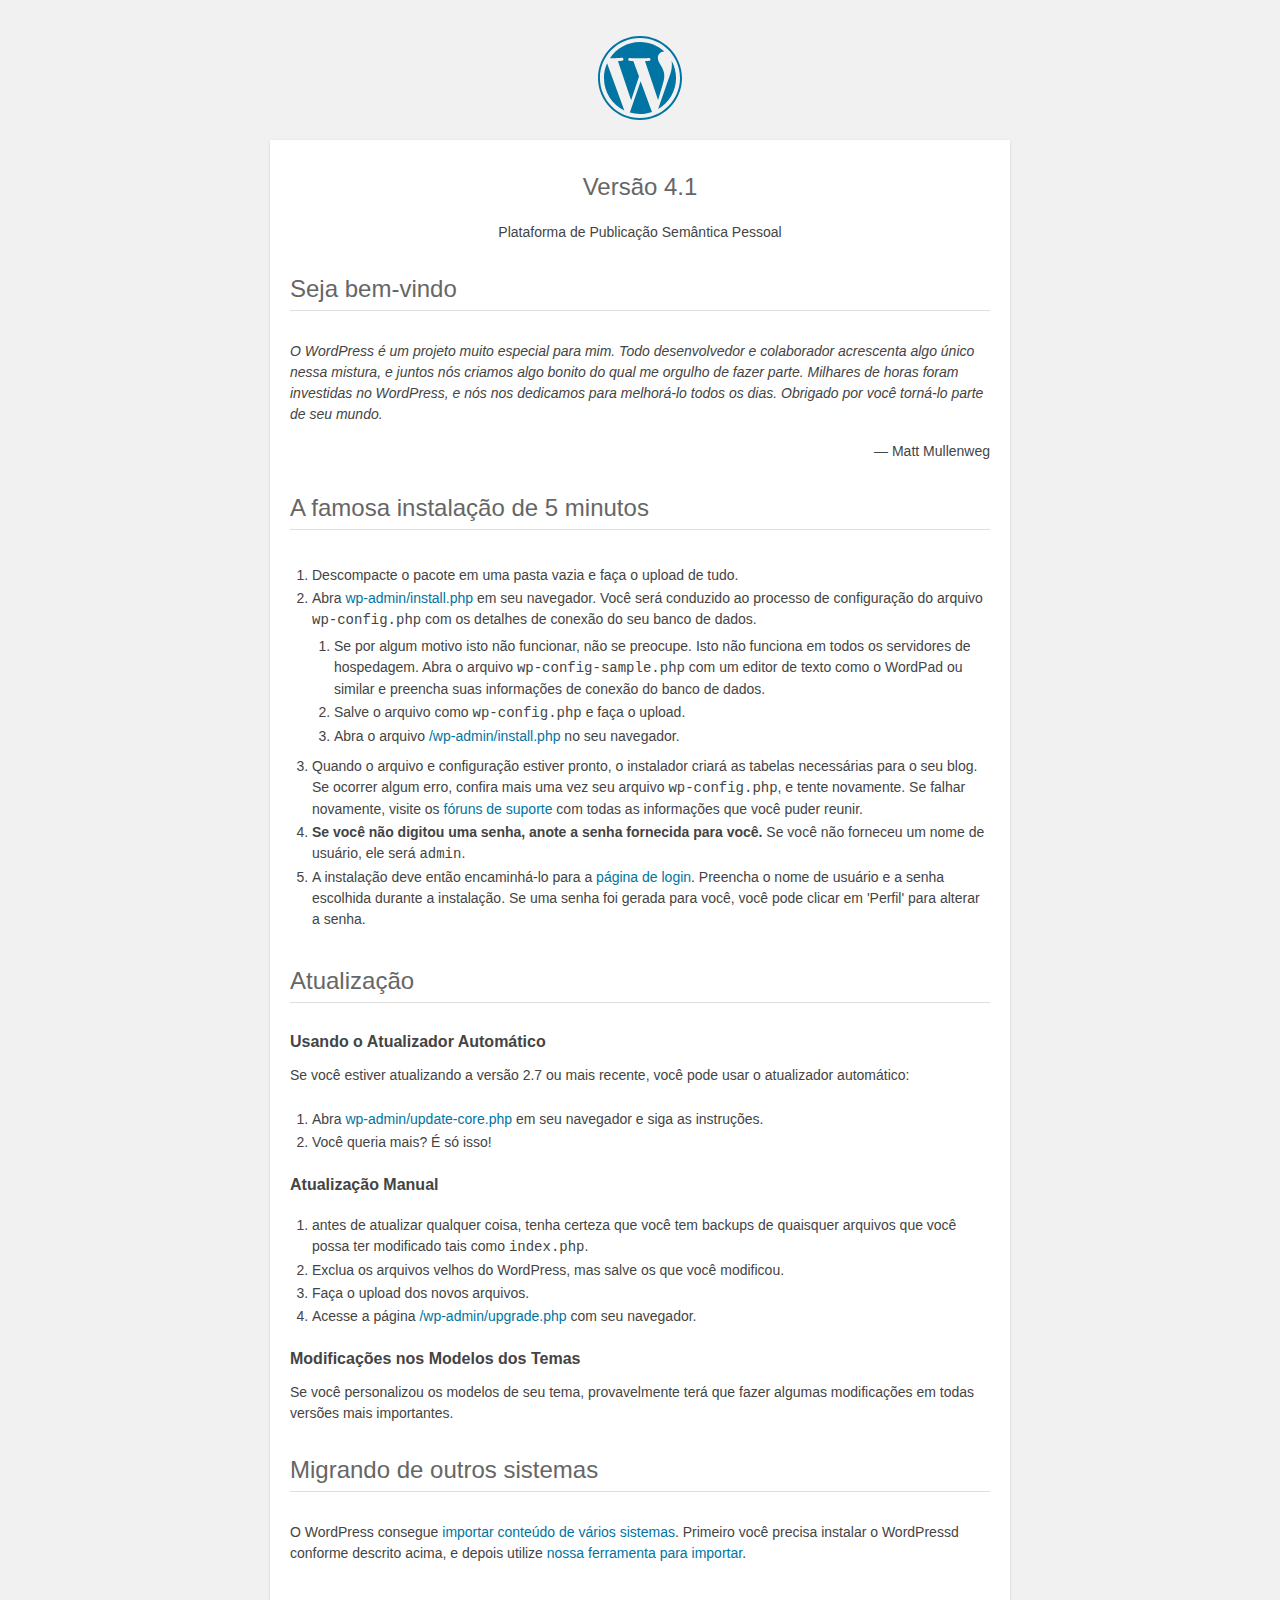
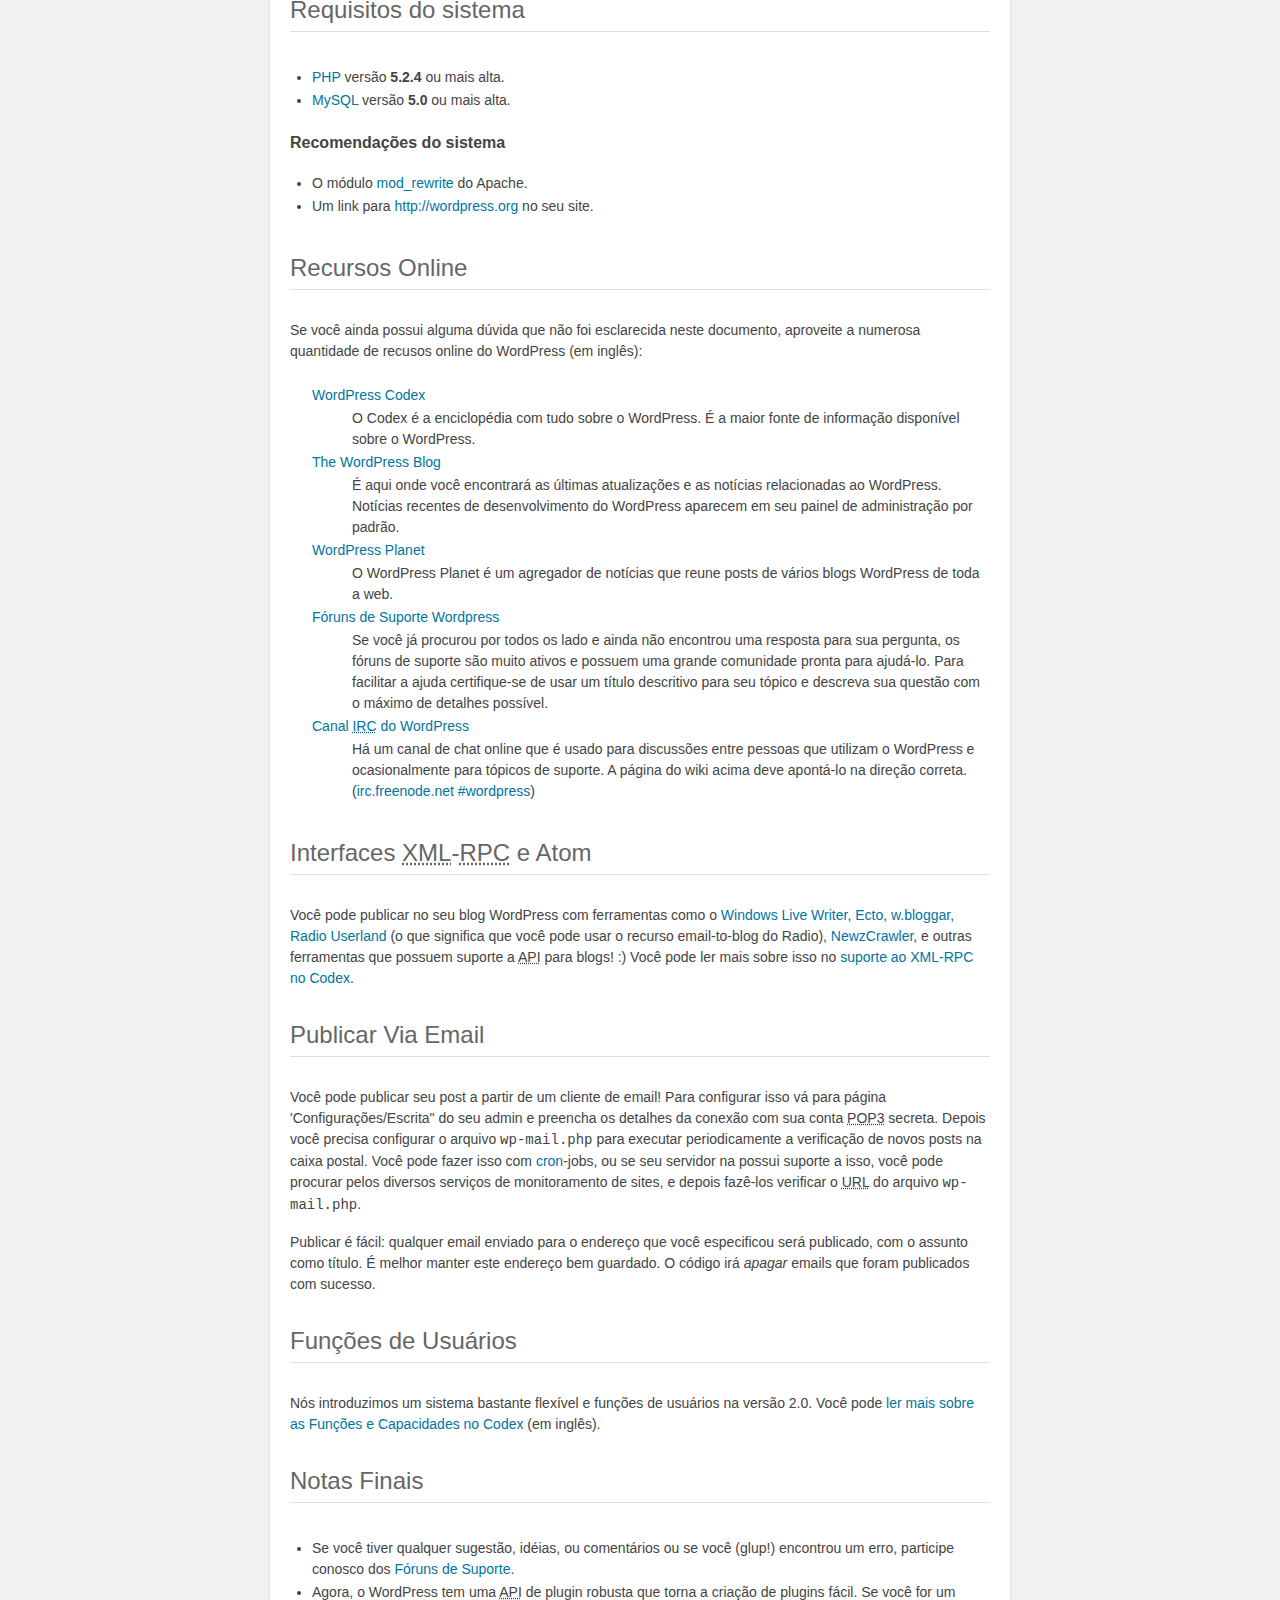
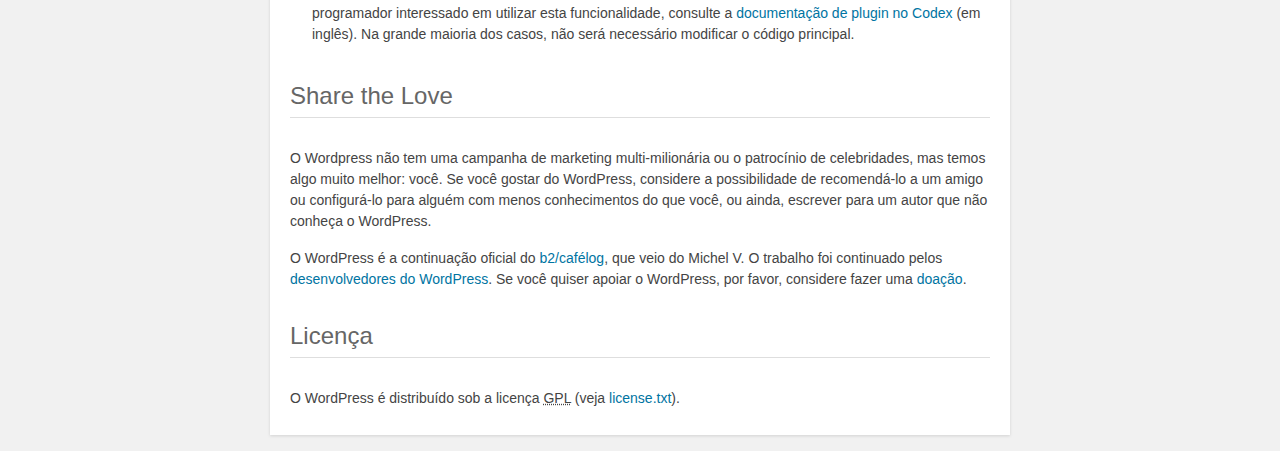
<file: blog/readme.html>
<!DOCTYPE html PUBLIC "-//W3C//DTD XHTML 1.0 Strict//EN" "http://www.w3.org/TR/xhtml1/DTD/xhtml1-strict.dtd">
<html xmlns="http://www.w3.org/1999/xhtml">
<head>
	<meta http-equiv="Content-Type" content="text/html; charset=utf-8" />
	<title>WordPress #8250; LeiaMe</title>
	<link rel="stylesheet" href="wp-admin/css/install.css?ver=20100228" type="text/css" />
</head>
<body>
<h1 id="logo">
	<a href="http://wordpress.org/"><img alt="WordPress" src="wp-admin/images/wordpress-logo.png" width="250" height="68" /></a>
	<br /> Versão 4.1
</h1>
<p style="text-align: center">Plataforma de Publicação Semântica Pessoal</p>

<h1>Seja bem-vindo</h1>
<p><em>O WordPress é um projeto muito especial para mim. Todo desenvolvedor e colaborador acrescenta algo único nessa mistura, e juntos nós criamos algo bonito do qual me orgulho de fazer parte. Milhares de horas foram investidas no WordPress, e nós nos dedicamos para melhorá-lo todos os dias. Obrigado por você torná-lo parte de seu mundo.</em></p>
<p style="text-align: right">&#8212; Matt Mullenweg</p>

<h1>A famosa instalação de 5 minutos</h1>
<ol>
	<li>Descompacte o pacote em uma pasta vazia e faça o upload de tudo.</li>
	<li>Abra <span class="file"><a href="wp-admin/install.php">wp-admin/install.php</a></span> em seu navegador. Você será conduzido ao processo de configuração do arquivo <code>wp-config.php</code> com os detalhes de conexão do seu banco de dados.
      <ol>
	        <li>Se por algum motivo isto não funcionar, não se preocupe. Isto não funciona em todos os servidores de hospedagem. Abra o arquivo <code>wp-config-sample.php</code> com um editor de texto como o WordPad ou similar e preencha suas informações de conexão do banco de dados.</li>
	        <li>Salve o arquivo como <code>wp-config.php</code> e faça o upload.</li>
	        <li>Abra o arquivo <span class="file"><a href="wp-admin/install.php">/wp-admin/install.php</a></span> no seu navegador.</li>
	    </ol>
	</li>
	<li>Quando o arquivo e configuração estiver pronto, o instalador criará as tabelas necessárias para o seu blog. Se ocorrer algum erro, confira mais uma vez seu arquivo <code>wp-config.php</code>, e tente novamente. Se  falhar novamente, visite os <a href="http://wordpress.org/support/">fóruns de suporte</a> com todas as informações que você puder reunir.</li>
	<li><strong>Se você não digitou uma senha, anote a senha fornecida para você.</strong> Se você não forneceu um nome de usuário, ele será <code>admin</code>.</li>
	<li>A instalação deve então encaminhá-lo para a <a href="wp-login.php">página de login</a>. Preencha o nome de usuário e a senha escolhida durante a instalação. Se uma senha foi gerada para você, você pode clicar em 'Perfil' para alterar a senha.</li>
</ol>

<h1>Atualização</h1>
<h2>Usando o Atualizador Automático</h2>
<p>Se você estiver atualizando a versão 2.7 ou mais recente, você pode usar o atualizador automático:</p>
    <ol>
	    <li>Abra <span class="file"><a href="wp-admin/update-core.php">wp-admin/update-core.php</a></span> em seu navegador e siga as instruções.</li>
	    <li>Você queria mais? É só isso!</li>
	</ol>

	<h2>Atualização Manual</h2>
	<ol>
	    <li>antes de atualizar qualquer coisa, tenha certeza que você tem backups de quaisquer arquivos que você possa ter modificado tais como <code>index.php</code>.</li>
	    <li>Exclua os arquivos velhos do WordPress, mas salve os que você modificou.</li>
	    <li>Faça o upload dos novos arquivos.</li>
	    <li>Acesse a página <span class="file"><a href="wp-admin/upgrade.php">/wp-admin/upgrade.php</a> com seu navegador.</span></li>
</ol>

<h2>Modificações nos Modelos dos Temas</h2>
<p>Se você personalizou os modelos de seu tema, provavelmente terá que fazer algumas modificações em todas versões mais importantes. </p>

<h1>Migrando de outros sistemas</h1>
<p>O WordPress consegue <a href="http://codex.wordpress.org/pt-br:Importando_conte%C3%BAdo">importar conteúdo de vários sistemas</a>. Primeiro você precisa instalar o WordPressd conforme descrito acima, e depois utilize <a href="wp-admin/import.php" title="Importar para o WordPress">nossa ferramenta para importar</a>.</p>

<h1>Requisitos do sistema</h1>
<ul>
	<li><a href="http://php.net/">PHP</a> versão <strong>5.2.4</strong> ou mais alta.</li>
	<li><a href="http://www.mysql.com/">MySQL</a> versão <strong>5.0</strong> ou mais alta.</li>
</ul>

<h2>Recomendações do sistema</h2>
<ul>
	<li>O módulo <a href="http://httpd.apache.org/docs/2.2/mod/mod_rewrite.html">mod_rewrite</a> do Apache.</li>
	<li>Um link para <a href="http://wordpress.org/">http://wordpress.org</a> no seu site.</li>
</ul>

<h1>Recursos Online</h1>
<p>Se você ainda possui alguma dúvida que não foi esclarecida neste documento, aproveite a numerosa quantidade de recusos online do WordPress (em inglês):</p>
<dl>
	<dt><a href="http://codex.wordpress.org/">WordPress Codex</a></dt>
		<dd>O Codex é a enciclopédia com tudo sobre o WordPress. É a maior fonte de informação disponível sobre o WordPress.</dd>
	    <dt><a href="http://wordpress.org/news/">The WordPress Blog</a></dt>
		<dd>É aqui onde você encontrará as últimas atualizações e as notícias relacionadas ao WordPress. Notícias recentes de desenvolvimento do WordPress aparecem em seu painel de administração por padrão.</dd>
	    <dt><a href="http://planet.wordpress.org/">WordPress Planet</a></dt>
		<dd>O WordPress Planet é um agregador de notícias que reune posts de vários blogs WordPress de toda a web.</dd>
	    <dt><a href="http://wordpress.org/support/">Fóruns de Suporte Wordpress </a></dt>
		<dd>Se você já procurou por todos os lado e ainda não encontrou uma resposta para sua pergunta, os fóruns de suporte são muito ativos e possuem uma grande comunidade pronta para ajudá-lo. Para facilitar a ajuda certifique-se de usar um título descritivo para seu tópico e descreva sua questão com o máximo de detalhes possível.</dd>
	    <dt><a href="http://codex.wordpress.org/IRC">Canal <abbr title="Internet Relay Chat">IRC</abbr> do WordPress </a></dt>
		<dd>Há um canal de chat online que é usado para discussões entre pessoas que utilizam o WordPress e ocasionalmente para tópicos de suporte. A página do wiki acima deve apontá-lo na direção correta. (<a href="irc://irc.freenode.net/wordpress">irc.freenode.net #wordpress</a>)</dd>
</dl>

<h1>Interfaces <abbr title="eXtensible Markup Language">XML</abbr>-<abbr title="Remote Procedure Call">RPC</abbr> e Atom</h1>
<p>Você pode publicar no seu blog WordPress com ferramentas como o <a href="http://download.live.com/writer">Windows Live Writer</a>, <a href="http://illuminex.com/ecto/">Ecto</a>, <a href="http://bloggar.com/">w.bloggar</a>, <a href="http://radio.userland.com">Radio Userland</a> (o que significa que você pode usar o recurso email-to-blog do Radio), <a href="http://www.newzcrawler.com/">NewzCrawler</a>, e outras ferramentas que possuem suporte a <abbr title="application programming interface">API</abbr> para blogs! :) Você pode ler mais sobre isso no <a href="http://codex.wordpress.org/XML-RPC_Support">suporte ao <abbr>XML</abbr>-<abbr>RPC</abbr> no Codex</a>.</p>

<h1>Publicar Via Email</h1>
<p>Você pode publicar seu post a partir de um cliente de email! Para configurar isso vá para página 'Configurações/Escrita&quot; do seu admin e preencha os detalhes da conexão com sua conta <abbr title="Post Office Protocol version 3">POP3</abbr> secreta. Depois você precisa configurar o arquivo <code>wp-mail.php</code> para executar periodicamente a verificação de novos posts na caixa postal. Você pode fazer isso com <a href="http://en.wikipedia.org/wiki/Cron">cron</a>-jobs, ou se seu servidor na possui suporte a isso, você pode procurar pelos diversos serviços de monitoramento de sites, e depois fazê-los verificar o <abbr title="Uniform Resource Locator">URL</abbr> do arquivo <code>wp-mail.php</code>.</p>
<p>Publicar é fácil: qualquer email enviado para o endereço que você especificou será publicado, com o assunto como título. É melhor manter este endereço bem guardado. O código irá <em>apagar</em> emails que foram publicados com sucesso.</p>

<h1>Funções de Usuários</h1>
<p>Nós introduzimos um sistema bastante flexível e funções de usuários na versão 2.0. Você pode <a href="http://codex.wordpress.org/Roles_and_Capabilities">ler mais sobre as Funções e Capacidades no Codex</a> (em inglês).</p>

<h1>Notas Finais</h1>
<ul>
	<li>Se você tiver qualquer sugestão, idéias, ou comentários ou se você (glup!) encontrou um erro, participe conosco dos <a href="http://br.forums.wordpress.org/">Fóruns de Suporte</a>.</li>
	<li>Agora, o WordPress tem uma <abbr title="application programming interface">API</abbr> de plugin robusta que torna a criação de plugins fácil. Se você for um programador interessado em utilizar esta funcionalidade, consulte a <a href="http://codex.wordpress.org/Plugin_API" title="WordPress plugin API">documentação de plugin no Codex</a> (em inglês). Na grande maioria dos casos, não será necessário modificar o código principal.</li>
</ul>


<h1>Share the Love</h1>
<p>O Wordpress não tem uma campanha de marketing multi-milionária ou o patrocínio de celebridades, mas temos algo muito melhor: você. Se você gostar do WordPress, considere a possibilidade de recomendá-lo a um amigo ou configurá-lo para alguém com menos conhecimentos do que você, ou ainda, escrever para um autor que não conheça o WordPress.</p>

<p>O WordPress é a continuação oficial do <a href="http://cafelog.com/">b2/cafélog</a>, que veio do Michel V. O trabalho foi continuado pelos <a href="http://wordpress.org/about/">desenvolvedores do WordPress</a>. Se você quiser apoiar o WordPress, por favor, considere fazer uma <a href="http://wordpress.org/donate/" title="Donate to WordPress">doação</a>.</p>

<h1>Licença</h1>
<p>O WordPress é distribuído sob a licença <abbr title="GNU General Public License">GPL</abbr> (veja <a href="license.txt">license.txt</a>).</p>

</body>
</html>
</file>
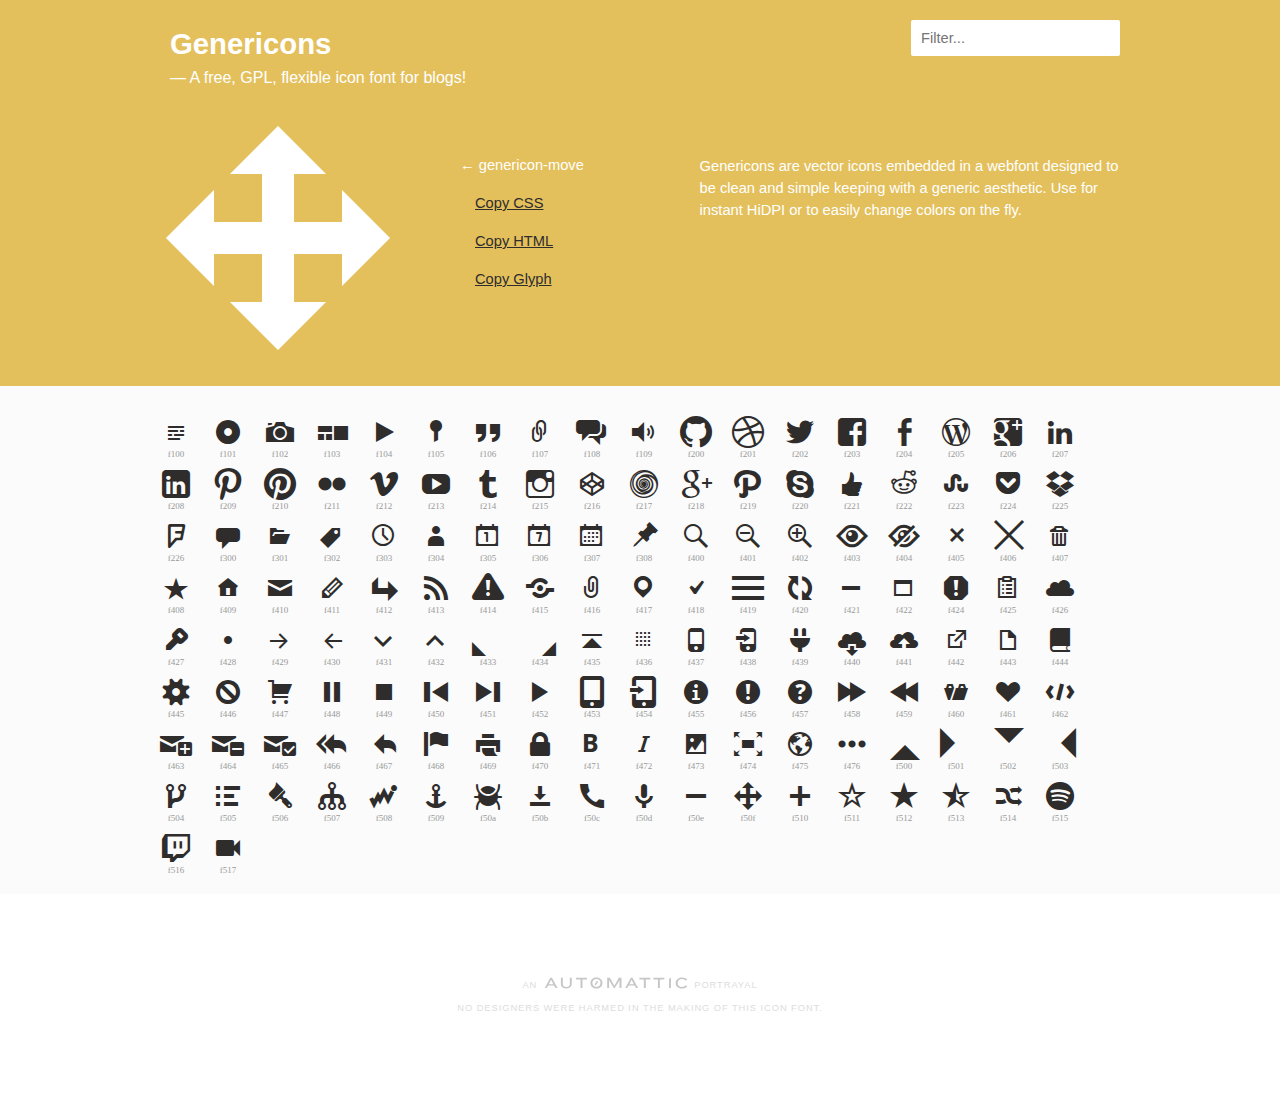
<file: blog/wp-content/themes/twentyfifteen/genericons/example.html>
<!DOCTYPE html>
<html>
<head>
<title>Genericons</title>
<link rel="stylesheet" href="genericons.css">
<script type="text/javascript" src="https://ajax.googleapis.com/ajax/libs/jquery/1.7.2/jquery.min.js"></script>
<style type="text/css">
/**
 * Example page CSS
 */

body {
	font-family: sans-serif;
	line-height: 1.5;
	margin: 0;
	color: #2f2d2c;
	background: #fff;
	font-size: 11pt;
}

a {
	color: #2f2d2c;
}

h4 {
	margin-top: 40px;
}

#iconlist {
	clear: both;
	margin-bottom: 20px;
}

#iconlist div {
	padding: 10px;
	overflow: hidden;
	white-space: nowrap;
	font-size: 32px;
	line-height: 1;
	position: relative;
	width: 32px;
	height: 32px;
}

#iconlist div:before {
	margin-right: 20px;
}

#iconlist div:hover {
	cursor: pointer;
	color: #e4c05c;
}

#primary {
	background: #e4c05c;
	overflow: hidden;
}

#content {
	position: relative;
	color: #fff;
	max-width: 980px;
	padding: 0 10px;
	margin: 0 auto;
}

#icons {
	background: #fbfbfb;
}

#icons #iconlist {
	max-width: 980px;
	box-sizing: border-box;
	-moz-box-sizing:border-box;
	-webkit-box-sizing:border-box;
	padding: 20px 0;
	margin: 0 auto;
}

#glyph {
	float: left;
	width: 50%;
	box-sizing: border-box;
	-moz-box-sizing:border-box;
	-webkit-box-sizing:border-box;
	-ms-box-sizing:border-box;
	padding: 20px 0;
}

#glyph .info {
	float: right;
	width: 180px;
	padding: 36px 0 0 0;
}

#glyph .info a {
	color: #2f2d2c;
	display: block;
	padding: 8px 0 8px 15px;
}

#glyph .info strong {
	font-weight: normal;
	display: block;
	padding: 8px 0;
}

#glyph .genericon {
	font-size: 256px;
	width: 256px;
	height: 256px;
	overflow: visible;
	float: left;
}

.description {
	margin-top: 50px;
	width: 48%;
	float: right;
	padding-left: 40px;
	margin-left: 2%;
	box-sizing: border-box;
	-moz-box-sizing:border-box;
	-webkit-box-sizing:border-box;
	-ms-box-sizing:border-box;
	background-size: 4px 4px;
}

#primary h2 {
	color: white;
	margin: 0 auto;
	padding: 22px 0 0 20px;
	max-width: 980px;
	font-size: 2em;
}

#primary h2 span {
	display: block;
	font-weight: normal;
	font-size: 12pt;
}

#footer {
	clear: both;
	max-width: 980px;
	margin: 80px auto;
	text-align: center;
	text-transform: uppercase;
	letter-spacing: .1em;
	font-size: 7pt;
	color: #ddd;
}

#footer a {
	color: #ccc;
	display: inline-block;
	width: 150px;
	overflow: hidden;
	text-indent: 100%;
	position: relative;
	top: 2px;
	opacity: .3;
	background-repeat: no-repeat;
	background-position: center top;
	background-image: url('[data-uri]');
}

#footer a:hover {
	opacity: 1;
}

pre, code {
	font: 14px/1.5 monospace;
}

.code {
	display: block;
	font: 14px/1.5 monospace;
	width: 600px;
	white-space: pre;
	border: 1px solid #ccc;
	padding: 10px;
	overflow: auto;
	min-height: 110px;
}

#iconlist .new, #iconlist .update {
	position: relative;
}

#iconlist .new:after, #iconlist .update:after {
	color: #e4c05c;
	display: block;
	content: "NEW";
	font: bold 8px/1 sans-serif;
	position: absolute;
	top: 0px;
	text-align: center;
	z-index: 10;
	width: 100%;
}

#iconlist .update:after {
	content: "UPDATE";
	left: -1px;
}

body.searching #iconlist span.update:after, body.searching #iconlist span.new:after {
	display: none;
}

#search {
	border: 0;
	border-radius: 2px;
	position: absolute;
	right: 20px;
	font: 11pt sans-serif;
	padding: 10px;
	top: 20px;
	background: rgba(255,255,255,.8);
}

#search:focus {
	background: #fff;
	outline: none;
}

.genericon-404 {
	display: none !important; /* This is an easter egg */
}

.genericon:after {
	content: attr(alt);
	display: block;
	font-size: 9px;
	color: #999;
	text-align: center;
}

.hideUACs.genericon:after {
	content: none;
}


@media only screen and ( max-width: 900px ) {

	#glyph {
		float: none;
		width: 100%;
	}

	#glyph .info {
		width: 30%;
	}
	#glyph .genericon {
		width: 70%;
	}

	.description {
		clear: both;
		width: 100%;
		background: none;
		padding-left: 0;
		float: none;
	}

}
</style>
<script type="text/javascript">
/**
 * Example page JS
 */

function copyToClipboard ( text, copyMode ) {
	if ( copyMode == "css" ) {
		window.prompt( "Copy this, then paste in your CSS :before selector.", text );
	} else if ( copyMode == "html" ) {
		window.prompt( "Copy this, then paste in your HTML.", text );
	} else {
		window.prompt( "Copy this, then paste in your Photoshop textfield.", text );
	}
}

function pickRandomIcon() {
	var divs = jQuery("#iconlist div").get().sort(function(){
			return Math.round(Math.random())-0.5;
		}).slice(0,1);

	attr = jQuery(divs).attr('alt');
	cssclass = jQuery(divs).attr('class');
	displayGlyph( attr, cssclass );

}

function displayGlyph( attr, cssclass ) {

	// set permalink
	var permalink = cssclass.split(' genericon-')[1];
	window.location.hash = permalink;

	// css copy string
	csstext = "content: \'\\" + attr + "';";

	// html copy string
	htmltext = '<span class="' + cssclass + '"></span>';

	// glyph copy string
	glyphtemp = "&#x" + attr + ";";
	jQuery('#temp').html( glyphtemp );
	glyphtext = jQuery('#temp').text();

	// final output
	output = '<div class="' + cssclass + '"></div>'
	+ '<div class="info">'
		+ '<strong>&larr; ' + cssclass.split( ' ' )[1] + '</strong>'
		+ '<a href="javascript:copyToClipboard(csstext, \'css\')">Copy CSS</a>'
		+ '<a href="javascript:copyToClipboard(htmltext, \'html\')">Copy HTML</a>'
		+ '<a href="javascript:copyToClipboard(glyphtext)">Copy Glyph</a>'
	+ '</div>';

	jQuery( '#glyph' ).html( output );

}

function sortUnicode ( a, b ) {
	var numberA = jQuery(a).attr('alt').replace('f', '');
	var numberB = jQuery(b).attr('alt').replace('f', '');
	var contentA =parseInt( numberA, 16 );
	var contentB =parseInt( numberB, 16 );
	return (contentA < contentB) ? -1 : (contentA > contentB) ? 1 : 0;
}

jQuery(document).ready(function() {

	// pick random icon if no permalink, otherwise go to permalink
	if ( window.location.hash ) {
		permalink = "genericon-" + window.location.hash.split('#')[1];
		attr = jQuery( '.' + permalink ).attr( 'alt' );
		cssclass = jQuery( '.' + permalink ).attr('class');
		displayGlyph( attr, cssclass );
	} else {
		pickRandomIcon();
	}

	jQuery( '#iconlist div' ).click(function() {

		attr = jQuery( this ).attr( 'alt' );
		cssclass = jQuery( this ).attr( 'class' );

		displayGlyph( attr, cssclass );

	});

	var $rows = jQuery('#iconlist div');
	jQuery('#search').keyup(function() {

		// remove update text when using search
		jQuery('body').addClass('searching');

	    var val = jQuery.trim(jQuery(this).val()).replace(/ +/g, ' ').toLowerCase();

	    $rows.show().filter(function() {
	        var text = jQuery(this).text().replace(/\s+/g, ' ').toLowerCase();
	        return !~text.indexOf(val);
	    }).hide();
	});

	jQuery('input#search').focus();

	// sort based on number
	jQuery('#iconlist div').sort( sortUnicode ).appendTo('#iconlist');

});

function toggleUACs() {
	jQuery('.genericon').toggleClass('hideUACs');
}
</script>
</head>

<body>

<div id="main">

	<div id="primary">
		<div id="content">

			<h2>Genericons <span>&mdash; A free, GPL, flexible icon font for blogs!</span></h2>

			<input placeholder="Filter..." name="search" id="search" type="text" value="" maxlength="150" />

			<div id="glyph">
			</div>

			<div class="description">
				<p>Genericons are vector icons embedded in a webfont designed to be clean and simple keeping with a generic aesthetic. Use for instant HiDPI or to easily change colors on the fly.</p>
			</div>

		</div>
	</div>

	<div id="icons">
		<div id="iconlist">

			<!-- note, the text inside the HTML elements is purely for the seach -->

			<div alt="f423" class="genericon genericon-404" title="genericon-404">404</div>

			<div alt="f508" class="genericon genericon-activity" title="genericon-activity">activity</div>

			<div alt="f509" class="genericon genericon-anchor" title="genericon-anchor">anchor</div>

			<div alt="f101" class="genericon genericon-aside" title="genericon-aside">aside</div>

			<div alt="f416" class="genericon genericon-attachment" title="genericon-attachment">attachment</div>

			<div alt="f109" class="genericon genericon-audio" title="genericon-audio">audio</div>

			<div alt="f471" class="genericon genericon-bold" title="genericon-bold">bold</div>

			<div alt="f444" class="genericon genericon-book" title="genericon-book">book</div>

			<div alt="f50a" class="genericon genericon-bug" title="genericon-bug">bug</div>

			<div alt="f447" class="genericon genericon-cart" title="genericon-cart">cart</div>

			<div alt="f301" class="genericon genericon-category" title="genericon-category">category</div>

			<div alt="f108" class="genericon genericon-chat" title="genericon-chat">chat</div>

			<div alt="f418" class="genericon genericon-checkmark" title="genericon-checkmark">checkmark</div>

			<div alt="f405" class="genericon genericon-close" title="genericon-close">close</div>

			<div alt="f406" class="genericon genericon-close-alt" title="genericon-close-alt">close-alt</div>

			<div alt="f426" class="genericon genericon-cloud" title="genericon-cloud">cloud</div>

			<div alt="f440" class="genericon genericon-cloud-download" title="genericon-cloud-download">cloud-download</div>

			<div alt="f441" class="genericon genericon-cloud-upload" title="genericon-cloud-upload">cloud-upload</div>

			<div alt="f462" class="genericon genericon-code" title="genericon-code">code</div>

			<div alt="f216" class="genericon genericon-codepen" title="genericon-codepen">codepen</div>

			<div alt="f445" class="genericon genericon-cog" title="genericon-cog">cog</div>

			<div alt="f432" class="genericon genericon-collapse" title="genericon-collapse">collapse</div>

			<div alt="f300" class="genericon genericon-comment" title="genericon-comment">comment</div>

			<div alt="f305" class="genericon genericon-day" title="genericon-day">day</div>

			<div alt="f221" class="genericon genericon-digg" title="genericon-digg">digg</div>

			<div alt="f443" class="genericon genericon-document" title="genericon-document">document</div>

			<div alt="f428" class="genericon genericon-dot" title="genericon-dot">dot</div>

			<div alt="f502" class="genericon genericon-downarrow" title="genericon-downarrow">downarrow</div>

			<div alt="f50b" class="genericon genericon-download" title="genericon-download">download</div>

			<div alt="f436" class="genericon genericon-draggable" title="genericon-draggable">draggable</div>

			<div alt="f201" class="genericon genericon-dribbble" title="genericon-dribbble">dribbble</div>

			<div alt="f225" class="genericon genericon-dropbox" title="genericon-dropbox">dropbox</div>

			<div alt="f433" class="genericon genericon-dropdown" title="genericon-dropdown">dropdown</div>

			<div alt="f434" class="genericon genericon-dropdown-left" title="genericon-dropdown-left">dropdown-left</div>

			<div alt="f411" class="genericon genericon-edit" title="genericon-edit">edit</div>

			<div alt="f476" class="genericon genericon-ellipsis" title="genericon-ellipsis">ellipsis</div>

			<div alt="f431" class="genericon genericon-expand" title="genericon-expand">expand</div>

			<div alt="f442" class="genericon genericon-external" title="genericon-external">external</div>

			<div alt="f203" class="genericon genericon-facebook" title="genericon-facebook">facebook</div>

			<div alt="f204" class="genericon genericon-facebook-alt" title="genericon-facebook-alt">facebook-alt</div>

			<div alt="f458" class="genericon genericon-fastforward" title="genericon-fastforward">fastforward</div>

			<div alt="f413" class="genericon genericon-feed" title="genericon-feed">feed</div>

			<div alt="f468" class="genericon genericon-flag" title="genericon-flag">flag</div>

			<div alt="f211" class="genericon genericon-flickr" title="genericon-flickr">flickr</div>

			<div alt="f226" class="genericon genericon-foursquare" title="genericon-foursquare">foursquare</div>

			<div alt="f474" class="genericon genericon-fullscreen" title="genericon-fullscreen">fullscreen</div>

			<div alt="f103" class="genericon genericon-gallery" title="genericon-gallery">gallery</div>

			<div alt="f200" class="genericon genericon-github" title="genericon-github">github</div>

			<div alt="f206" class="genericon genericon-googleplus" title="genericon-googleplus">googleplus</div>

			<div alt="f218" class="genericon genericon-googleplus-alt" title="genericon-googleplus-alt">googleplus-alt</div>

			<div alt="f50c" class="genericon genericon-handset" title="genericon-handset">handset</div>

			<div alt="f461" class="genericon genericon-heart" title="genericon-heart">heart</div>

			<div alt="f457" class="genericon genericon-help" title="genericon-help">help</div>

			<div alt="f404" class="genericon genericon-hide" title="genericon-hide">hide</div>

			<div alt="f505" class="genericon genericon-hierarchy" title="genericon-hierarchy">hierarchy</div>

			<div alt="f409" class="genericon genericon-home" title="genericon-home">home</div>

			<div alt="f102" class="genericon genericon-image" title="genericon-image">image</div>

			<div alt="f455" class="genericon genericon-info" title="genericon-info">info</div>

			<div alt="f215" class="genericon genericon-instagram" title="genericon-instagram">instagram</div>

			<div alt="f472" class="genericon genericon-italic" title="genericon-italic">italic</div>

			<div alt="f427" class="genericon genericon-key" title="genericon-key">key</div>

			<div alt="f503" class="genericon genericon-leftarrow" title="genericon-leftarrow">leftarrow</div>

			<div alt="f107" class="genericon genericon-link" title="genericon-link">link</div>

			<div alt="f207" class="genericon genericon-linkedin" title="genericon-linkedin">linkedin</div>

			<div alt="f208" class="genericon genericon-linkedin-alt" title="genericon-linkedin-alt">linkedin-alt</div>

			<div alt="f417" class="genericon genericon-location" title="genericon-location">location</div>

			<div alt="f470" class="genericon genericon-lock" title="genericon-lock">lock</div>

			<div alt="f410" class="genericon genericon-mail" title="genericon-mail">mail</div>

			<div alt="f422" class="genericon genericon-maximize" title="genericon-maximize">maximize</div>

			<div alt="f419" class="genericon genericon-menu" title="genericon-menu">menu</div>

			<div alt="f50d" class="genericon genericon-microphone" title="genericon-microphone">microphone</div>

			<div alt="f421" class="genericon genericon-minimize" title="genericon-minimize">minimize</div>

			<div alt="f50e" class="genericon genericon-minus" title="genericon-minus">minus</div>

			<div alt="f307" class="genericon genericon-month" title="genericon-month">month</div>

			<div alt="f50f" class="genericon genericon-move" title="genericon-move">move</div>

			<div alt="f429" class="genericon genericon-next" title="genericon-next">next</div>

			<div alt="f456" class="genericon genericon-notice" title="genericon-notice">notice</div>

			<div alt="f506" class="genericon genericon-paintbrush" title="genericon-paintbrush">paintbrush</div>

			<div alt="f219" class="genericon genericon-path" title="genericon-path">path</div>

			<div alt="f448" class="genericon genericon-pause" title="genericon-pause">pause</div>

			<div alt="f437" class="genericon genericon-phone" title="genericon-phone">phone</div>

			<div alt="f473" class="genericon genericon-picture" title="genericon-picture">picture</div>

			<div alt="f308" class="genericon genericon-pinned" title="genericon-pinned">pinned</div>

			<div alt="f209" class="genericon genericon-pinterest" title="genericon-pinterest">pinterest</div>

			<div alt="f210" class="genericon genericon-pinterest-alt" title="genericon-pinterest-alt">pinterest-alt</div>

			<div alt="f452" class="genericon genericon-play" title="genericon-play">play</div>

			<div alt="f439" class="genericon genericon-plugin" title="genericon-plugin">plugin</div>

			<div alt="f510" class="genericon genericon-plus" title="genericon-plus">plus</div>

			<div alt="f224" class="genericon genericon-pocket" title="genericon-pocket">pocket</div>

			<div alt="f217" class="genericon genericon-polldaddy" title="genericon-polldaddy">polldaddy</div>

			<div alt="f460" class="genericon genericon-portfolio" title="genericon-portfolio">portfolio</div>

			<div alt="f430" class="genericon genericon-previous" title="genericon-previous">previous</div>

			<div alt="f469" class="genericon genericon-print" title="genericon-print">print</div>

			<div alt="f106" class="genericon genericon-quote" title="genericon-quote">quote</div>

			<div alt="f511" class="genericon genericon-rating-empty" title="genericon-rating-empty">rating-empty</div>

			<div alt="f512" class="genericon genericon-rating-full" title="genericon-rating-full">rating-full</div>

			<div alt="f513" class="genericon genericon-rating-half" title="genericon-rating-half">rating-half</div>

			<div alt="f222" class="genericon genericon-reddit" title="genericon-reddit">reddit</div>

			<div alt="f420" class="genericon genericon-refresh" title="genericon-refresh">refresh</div>

			<div alt="f412" class="genericon genericon-reply" title="genericon-reply">reply</div>

			<div alt="f466" class="genericon genericon-reply-alt" title="genericon-reply-alt">reply-alt</div>

			<div alt="f467" class="genericon genericon-reply-single" title="genericon-reply-single">reply-single</div>

			<div alt="f459" class="genericon genericon-rewind" title="genericon-rewind">rewind</div>

			<div alt="f501" class="genericon genericon-rightarrow" title="genericon-rightarrow">rightarrow</div>

			<div alt="f400" class="genericon genericon-search" title="genericon-search">search</div>

			<div alt="f438" class="genericon genericon-send-to-phone" title="genericon-send-to-phone">send-to-phone</div>

			<div alt="f454" class="genericon genericon-send-to-tablet" title="genericon-send-to-tablet">send-to-tablet</div>

			<div alt="f415" class="genericon genericon-share" title="genericon-share">share</div>

			<div alt="f403" class="genericon genericon-show" title="genericon-show">show</div>

			<div alt="f514" class="genericon genericon-shuffle" title="genericon-shuffle">shuffle</div>

			<div alt="f507" class="genericon genericon-sitemap" title="genericon-sitemap">sitemap</div>

			<div alt="f451" class="genericon genericon-skip-ahead" title="genericon-skip-ahead">skip-ahead</div>

			<div alt="f450" class="genericon genericon-skip-back" title="genericon-skip-back">skip-back</div>

			<div alt="f220" class="genericon genericon-skype" title="genericon-skype">skype</div>

			<div alt="f424" class="genericon genericon-spam" title="genericon-spam">spam</div>

			<div alt="f515" class="genericon genericon-spotify" title="genericon-spotify">spotify</div>

			<div alt="f100" class="genericon genericon-standard" title="genericon-standard">standard</div>

			<div alt="f408" class="genericon genericon-star" title="genericon-star">star</div>

			<div alt="f105" class="genericon genericon-status" title="genericon-status">status</div>

			<div alt="f449" class="genericon genericon-stop" title="genericon-stop">stop</div>

			<div alt="f223" class="genericon genericon-stumbleupon" title="genericon-stumbleupon">stumbleupon</div>

			<div alt="f463" class="genericon genericon-subscribe" title="genericon-subscribe">subscribe</div>

			<div alt="f465" class="genericon genericon-subscribed" title="genericon-subscribed">subscribed</div>

			<div alt="f425" class="genericon genericon-summary" title="genericon-summary">summary</div>

			<div alt="f453" class="genericon genericon-tablet" title="genericon-tablet">tablet</div>

			<div alt="f302" class="genericon genericon-tag" title="genericon-tag">tag</div>

			<div alt="f303" class="genericon genericon-time" title="genericon-time">time</div>

			<div alt="f435" class="genericon genericon-top" title="genericon-top">top</div>

			<div alt="f407" class="genericon genericon-trash" title="genericon-trash">trash</div>

			<div alt="f214" class="genericon genericon-tumblr" title="genericon-tumblr">tumblr</div>

			<div alt="f516" class="genericon genericon-twitch" title="genericon-twitch">twitch</div>

			<div alt="f202" class="genericon genericon-twitter" title="genericon-twitter">twitter</div>

			<div alt="f446" class="genericon genericon-unapprove" title="genericon-unapprove">unapprove</div>

			<div alt="f464" class="genericon genericon-unsubscribe" title="genericon-unsubscribe">unsubscribe</div>

			<div alt="f401" class="genericon genericon-unzoom" title="genericon-unzoom">unzoom</div>

			<div alt="f500" class="genericon genericon-uparrow" title="genericon-uparrow">uparrow</div>

			<div alt="f304" class="genericon genericon-user" title="genericon-user">user</div>

			<div alt="f104" class="genericon genericon-video" title="genericon-video">video</div>

			<div alt="f517" class="genericon genericon-videocamera" title="genericon-videocamera">videocamera</div>

			<div alt="f212" class="genericon genericon-vimeo" title="genericon-vimeo">vimeo</div>

			<div alt="f414" class="genericon genericon-warning" title="genericon-warning">warning</div>

			<div alt="f475" class="genericon genericon-website" title="genericon-website">website</div>

			<div alt="f306" class="genericon genericon-week" title="genericon-week">week</div>

			<div alt="f205" class="genericon genericon-wordpress" title="genericon-wordpress">wordpress</div>

			<div alt="f504" class="genericon genericon-xpost" title="genericon-xpost">xpost</div>

			<div alt="f213" class="genericon genericon-youtube" title="genericon-youtube">youtube</div>

			<div alt="f402" class="genericon genericon-zoom" title="genericon-zoom">zoom</div>


		</div>

		<div id="temp" style="display: none;"></div>

	</div>

	<div id="footer">

		<p>An <a href="http://automattic.com" rel="nofollow">Automattic</a> Portrayal</p>
		<p>No designers were harmed in the making of this icon font.</p>


	</div>

</div>

</body>
</html>
</file>
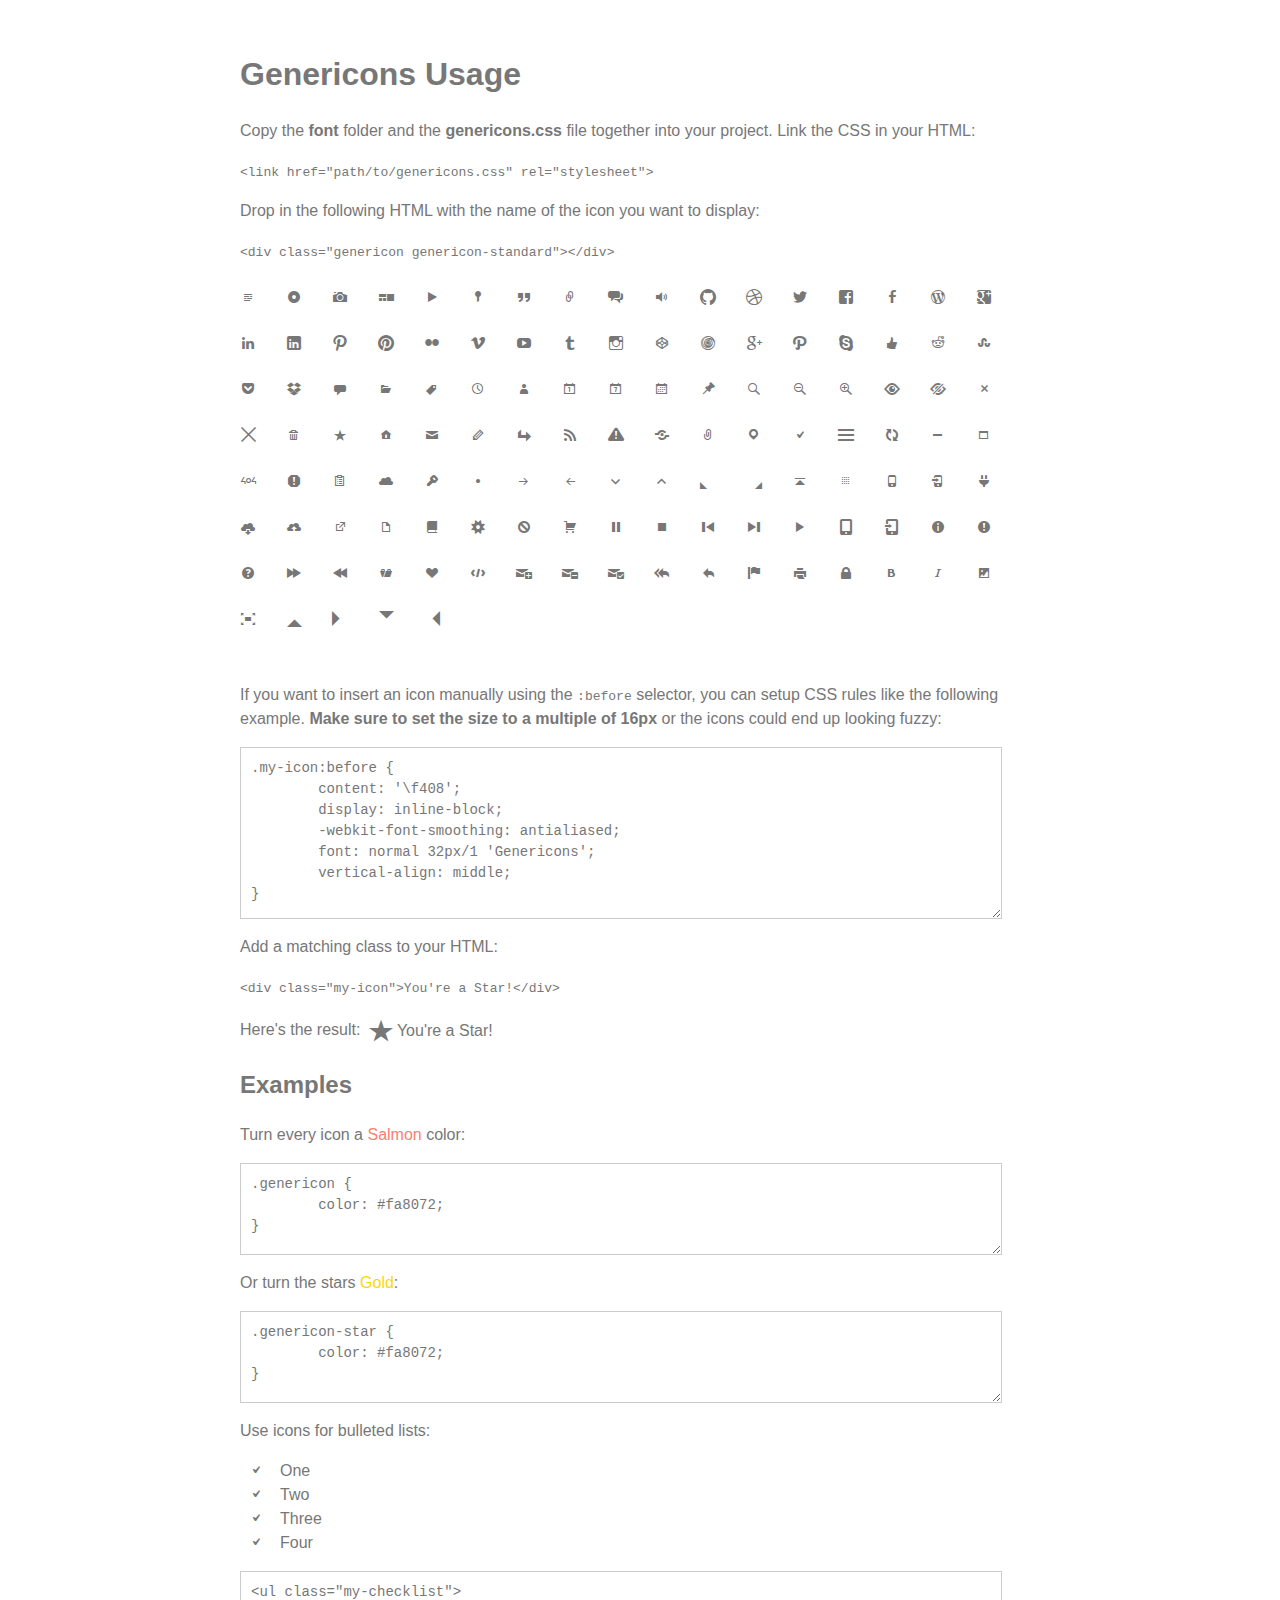
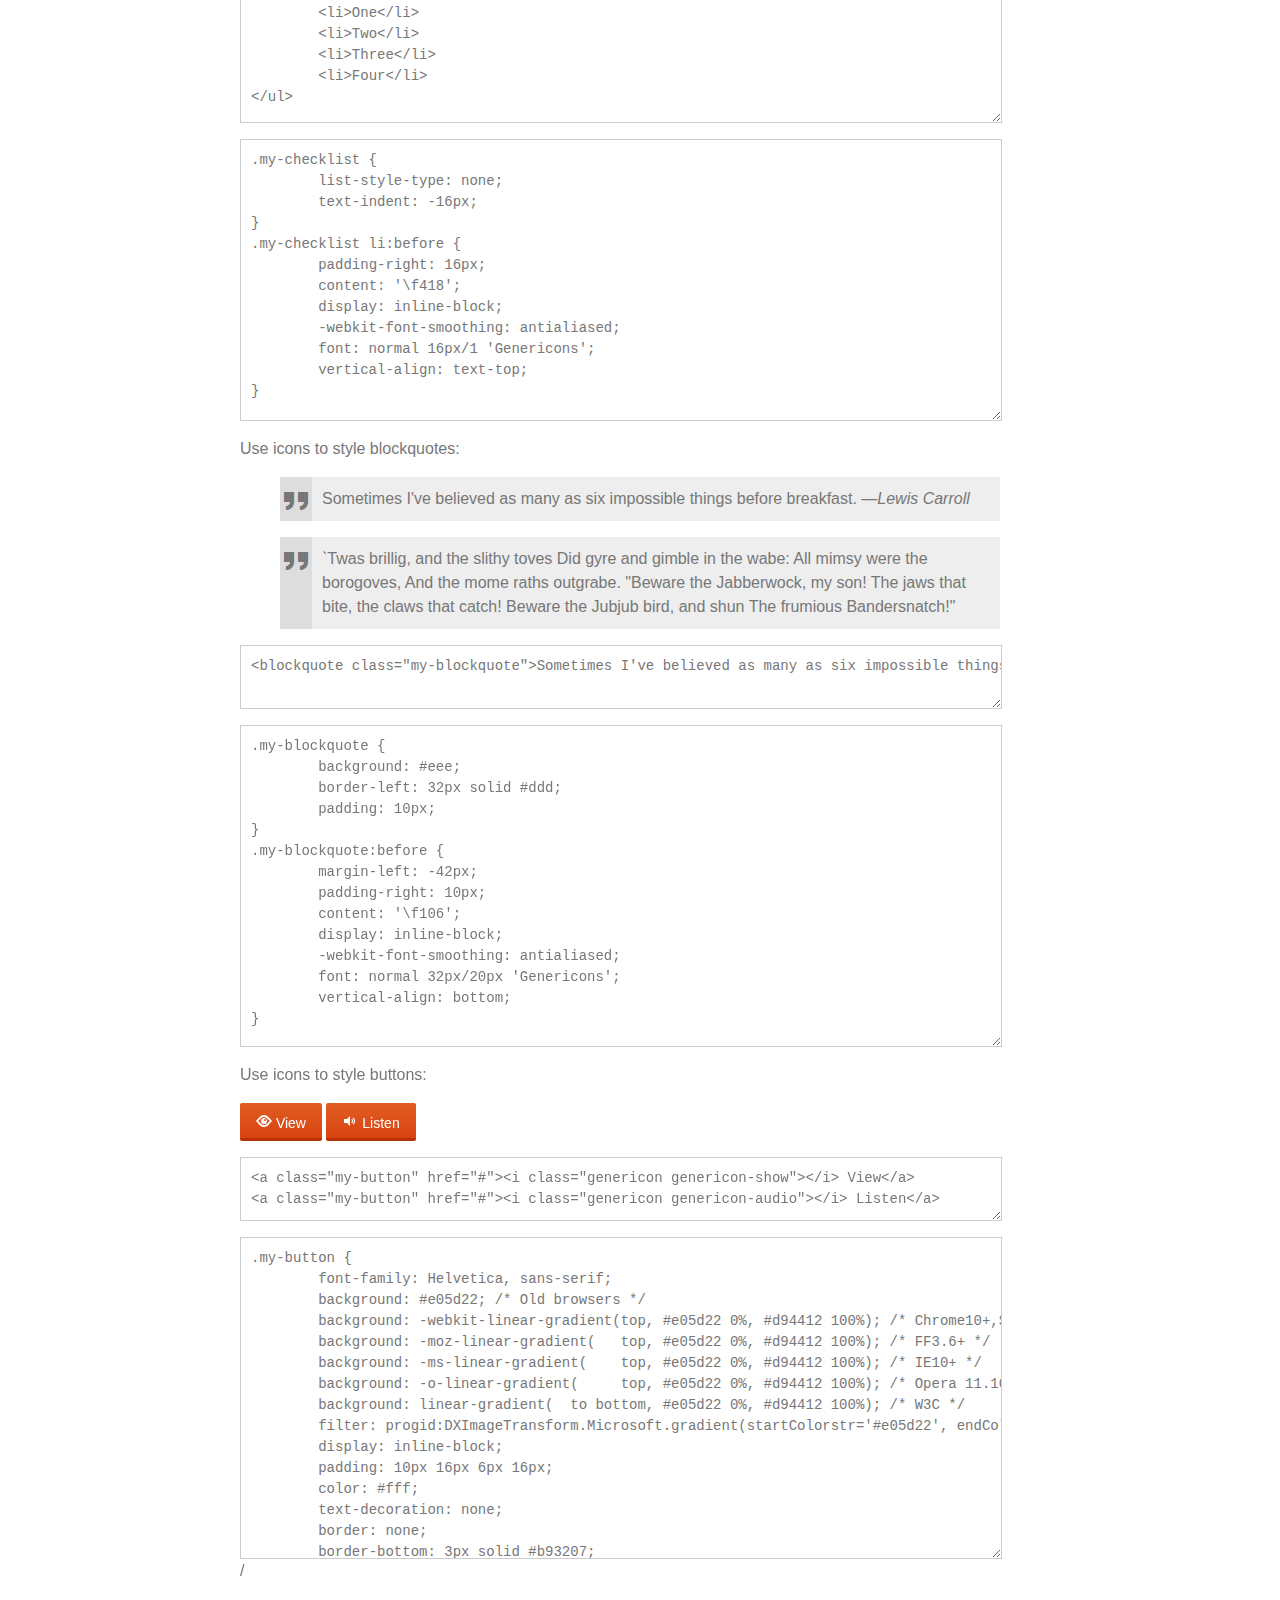
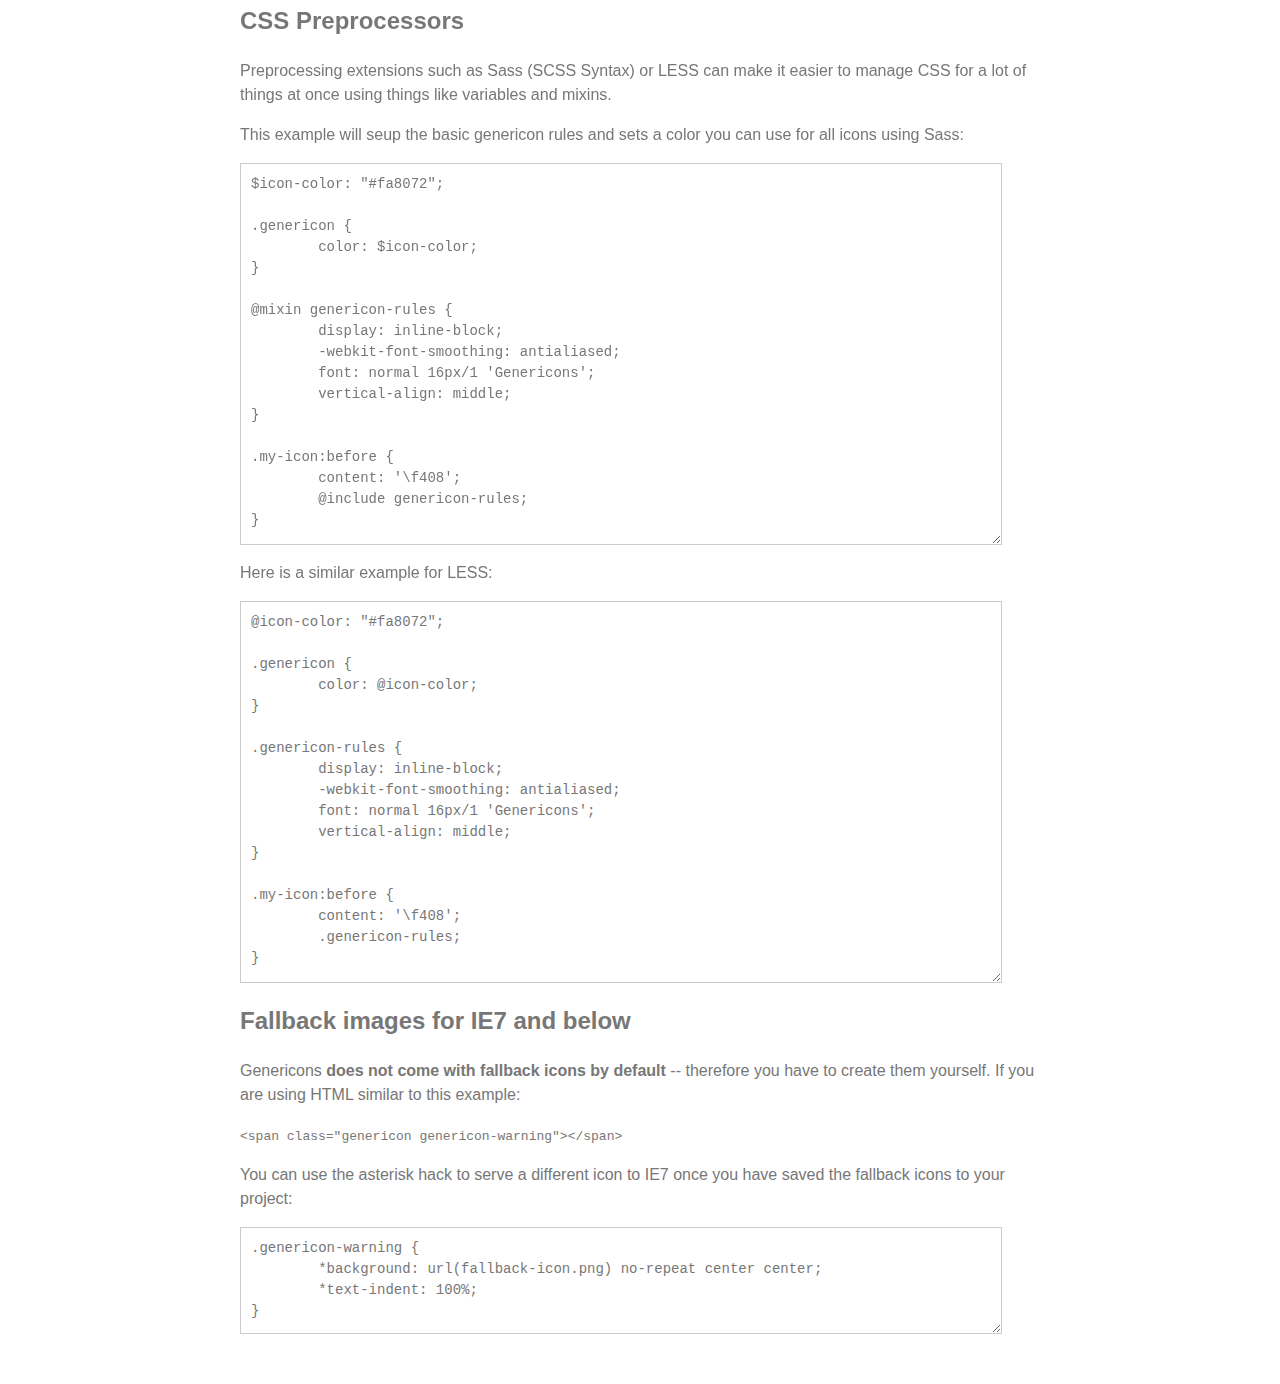
<file: blog/wp-content/themes/twentyfourteen/genericons/example.html>
<!DOCTYPE html>
<html dir="ltr" lang="en">
<head>
<title>Genericons</title>
<link rel="stylesheet" href="genericons.css">
<style type="text/css">
body {
	font-family: sans-serif;
	line-height: 1.5;
	width: 800px;
	margin: 50px auto;
	color: #777;
	background: white;
}
.icons {
	overflow: hidden;
	padding: 10px 0;
}
.icons div {
	cursor: pointer;
	float: left;
	margin: 0 30px 30px 0;
}
.icons:hover div {
	background: #f7f7f7;
}
.code {
        display: block;
        font: 14px/1.5 monospace;
        width: 740px;
        white-space: pre;
        border: 1px solid #ccc;
        padding: 10px;
        color: #777;
        overflow: auto;
}
.my-icon:before {
	content: '\f408';
        display: inline-block;
        -webkit-font-smoothing: antialiased;
        font: normal 32px/1 'Genericons';
        vertical-align: middle;
}
/* For the Examples */
.my-checklist {
	list-style-type: none;
	text-indent: -16px;
}
.my-checklist li:before {
	padding-right: 16px;
	content: '\f418';
        display: inline-block;
        -webkit-font-smoothing: antialiased;
        font: normal 16px/1 'Genericons';
        vertical-align: text-top;
}
.my-blockquote {
	background: #eee;
	border-left: 32px solid #ddd;
	padding: 10px;
}
.my-blockquote:before {
	margin-left: -42px;
	padding-right: 10px;
        content: '\f106';
        display: inline-block;
        -webkit-font-smoothing: antialiased;
        font: normal 32px/20px 'Genericons';
        vertical-align: bottom;
}
.my-button {
	font-family: Helvetica, sans-serif;
	font-size: 14px;
	background: #e05d22; /* Old browsers */
	background: -webkit-linear-gradient(top, #e05d22 0%, #d94412 100%); /* Chrome10+,Safari5.1+ */
	background: -moz-linear-gradient(   top, #e05d22 0%, #d94412 100%); /* FF3.6+ */
	background: -ms-linear-gradient(    top, #e05d22 0%, #d94412 100%); /* IE10+ */
	background: -o-linear-gradient(     top, #e05d22 0%, #d94412 100%); /* Opera 11.10+ */
	background: linear-gradient(  to bottom, #e05d22 0%, #d94412 100%); /* W3C */
	filter: progid:DXImageTransform.Microsoft.gradient(startColorstr='#e05d22', endColorstr='#d94412', GradientType=0); /* IE6-9 */
	display: inline-block;
	padding: 10px 16px 4px 16px;
	color: #fff;
	text-decoration: none;
	border: none;
	border-bottom: 3px solid #b93207;
	border-radius: 2px;
}
.my-button:hover,
.my-button:focus {
	background: #ed6a31; /* Old browsers */
	background: -webkit-linear-gradient(top, #ed6a31 0%, #e55627 100%); /* Chrome10+,Safari5.1+ */
	background: -moz-linear-gradient(   top, #ed6a31 0%, #e55627 100%); /* FF3.6+ */
	background: -ms-linear-gradient(    top, #ed6a31 0%, #e55627 100%); /* IE10+ */
	background: -o-linear-gradient(     top, #ed6a31 0%, #e55627 100%); /* Opera 11.10+ */
	background: linear-gradient(  to bottom, #ed6a31 0%, #e55627 100%); /* W3C */
	filter: progid:DXImageTransform.Microsoft.gradient(startColorstr='#ed6a31', endColorstr='#e55627', GradientType=0); /* IE6-9 */
	outline: none;
}
.my-button:active {
	background: #d94412; /* Old browsers */
	background: -webkit-linear-gradient(top, #d94412 0%, #e05d22 100%); /* Chrome10+,Safari5.1+ */
	background: -moz-linear-gradient(   top, #d94412 0%, #e05d22 100%); /* FF3.6+ */
	background: -ms-linear-gradient(    top, #d94412 0%, #e05d22 100%); /* IE10+ */
	background: -o-linear-gradient(     top, #d94412 0%, #e05d22 100%); /* Opera 11.10+ */
	background: linear-gradient(  to bottom, #d94412 0%, #e05d22 100%); /* W3C */
	filter: progid:DXImageTransform.Microsoft.gradient(startColorstr='#d94412', endColorstr='#e05d22', GradientType=0); /* IE6-9 */
	border: none;
	border-top: 3px solid #b93207;
	padding: 6px 16px 7px 16px;
}
</style>
</head>
<body>

<div class="section">

	<h1>Genericons Usage</h1>

	<p>Copy the <strong>font</strong> folder and the <strong>genericons.css</strong> file together into your project. Link the CSS in your HTML:</p>

	<p><code>&lt;link href="path/to/genericons.css" rel="stylesheet"&gt;</code></p>

	<p>Drop in the following HTML with the name of the icon you want to display:</p>

	<p><code>&lt;div class="genericon genericon-standard"&gt;&lt;/div&gt;</code></p>

	<div class="icons">
	
		<!-- post formats -->
		<div alt="f100" class="genericon genericon-standard"></div>
		<div alt="f101" class="genericon genericon-aside"></div>
		<div alt="f102" class="genericon genericon-image"></div>
		<div alt="f103" class="genericon genericon-gallery"></div>
		<div alt="f104" class="genericon genericon-video"></div>
		<div alt="f105" class="genericon genericon-status"></div>
		<div alt="f106" class="genericon genericon-quote"></div>
		<div alt="f107" class="genericon genericon-link"></div>
		<div alt="f108" class="genericon genericon-chat"></div>
		<div alt="f109" class="genericon genericon-audio"></div>

		<!-- social icons -->
		<div alt="f200" class="genericon genericon-github"></div>
		<div alt="f201" class="genericon genericon-dribbble"></div>
		<div alt="f202" class="genericon genericon-twitter"></div>
		<div alt="f203" class="genericon genericon-facebook"></div>
		<div alt="f204" class="genericon genericon-facebook-alt"></div>
		<div alt="f205" class="genericon genericon-wordpress"></div>
		<div alt="f206" class="genericon genericon-googleplus"></div>
		<div alt="f207" class="genericon genericon-linkedin"></div>
		<div alt="f208" class="genericon genericon-linkedin-alt"></div>
		<div alt="f209" class="genericon genericon-pinterest"></div>
		<div alt="f210" class="genericon genericon-pinterest-alt"></div>
		<div alt="f211" class="genericon genericon-flickr"></div>
		<div alt="f212" class="genericon genericon-vimeo"></div>
		<div alt="f213" class="genericon genericon-youtube"></div>
		<div alt="f214" class="genericon genericon-tumblr"></div>
		<div alt="f215" class="genericon genericon-instagram"></div>
		<div alt="f216" class="genericon genericon-codepen"></div>
		<div alt="f217" class="genericon genericon-polldaddy"></div>
		<div alt="f218" class="genericon genericon-googleplus-alt"></div>
		<div alt="f219" class="genericon genericon-path"></div>
		<div alt="f220" class="genericon genericon-skype"></div>
		<div alt="f221" class="genericon genericon-digg"></div>
		<div alt="f222" class="genericon genericon-reddit"></div>
		<div alt="f223" class="genericon genericon-stumbleupon"></div>
		<div alt="f224" class="genericon genericon-pocket"></div>
		<div alt="f225" class="genericon genericon-dropbox"></div>

		<!-- meta icons -->
		<div alt="f300" class="genericon genericon-comment"></div>
		<div alt="f301" class="genericon genericon-category"></div>
		<div alt="f302" class="genericon genericon-tag"></div>
		<div alt="f303" class="genericon genericon-time"></div>
		<div alt="f304" class="genericon genericon-user"></div>
		<div alt="f305" class="genericon genericon-day"></div>
		<div alt="f306" class="genericon genericon-week"></div>
		<div alt="f307" class="genericon genericon-month"></div>
		<div alt="f308" class="genericon genericon-pinned"></div>

		<!-- other icons -->
		<div alt="f400" class="genericon genericon-search"></div>
		<div alt="f401" class="genericon genericon-unzoom"></div>
		<div alt="f402" class="genericon genericon-zoom"></div>
		<div alt="f403" class="genericon genericon-show"></div>
		<div alt="f404" class="genericon genericon-hide"></div>
		<div alt="f405" class="genericon genericon-close"></div>
		<div alt="f406" class="genericon genericon-close-alt"></div>
		<div alt="f407" class="genericon genericon-trash"></div>
		<div alt="f408" class="genericon genericon-star"></div>
		<div alt="f409" class="genericon genericon-home"></div>
		<div alt="f410" class="genericon genericon-mail"></div>
		<div alt="f411" class="genericon genericon-edit"></div>
		<div alt="f412" class="genericon genericon-reply"></div>
		<div alt="f413" class="genericon genericon-feed"></div>
		<div alt="f414" class="genericon genericon-warning"></div>
		<div alt="f415" class="genericon genericon-share"></div>
		<div alt="f416" class="genericon genericon-attachment"></div>
		<div alt="f417" class="genericon genericon-location"></div>
		<div alt="f418" class="genericon genericon-checkmark"></div>
		<div alt="f419" class="genericon genericon-menu"></div>
		<div alt="f420" class="genericon genericon-refresh"></div>
		<div alt="f421" class="genericon genericon-minimize"></div>
		<div alt="f422" class="genericon genericon-maximize"></div>
		<div alt="f423" class="genericon genericon-404"></div>
		<div alt="f424" class="genericon genericon-spam"></div>
		<div alt="f425" class="genericon genericon-summary"></div>
		<div alt="f426" class="genericon genericon-cloud"></div>
		<div alt="f427" class="genericon genericon-key"></div>
		<div alt="f428" class="genericon genericon-dot"></div>
		<div alt="f429" class="genericon genericon-next"></div>
		<div alt="f430" class="genericon genericon-previous"></div>
		<div alt="f431" class="genericon genericon-expand"></div>
		<div alt="f432" class="genericon genericon-collapse"></div>
		<div alt="f433" class="genericon genericon-dropdown"></div>
		<div alt="f434" class="genericon genericon-dropdown-left"></div>
		<div alt="f435" class="genericon genericon-top"></div>
		<div alt="f436" class="genericon genericon-draggable"></div>
		<div alt="f437" class="genericon genericon-phone"></div>
		<div alt="f438" class="genericon genericon-send-to-phone"></div>
		<div alt="f439" class="genericon genericon-plugin"></div>
		<div alt="f440" class="genericon genericon-cloud-download"></div>
		<div alt="f441" class="genericon genericon-cloud-upload"></div>
		<div alt="f442" class="genericon genericon-external"></div>
		<div alt="f443" class="genericon genericon-document"></div>
		<div alt="f444" class="genericon genericon-book"></div>
		<div alt="f445" class="genericon genericon-cog"></div>
		<div alt="f446" class="genericon genericon-unapprove"></div>
		<div alt="f447" class="genericon genericon-cart"></div>
		<div alt="f448" class="genericon genericon-pause"></div>
		<div alt="f449" class="genericon genericon-stop"></div>
		<div alt="f450" class="genericon genericon-skip-back"></div>
		<div alt="f451" class="genericon genericon-skip-ahead"></div>
		<div alt="f452" class="genericon genericon-play"></div>
		<div alt="f453" class="genericon genericon-tablet"></div>
		<div alt="f454" class="genericon genericon-send-to-tablet"></div>
		<div alt="f455" class="genericon genericon-info"></div>
		<div alt="f456" class="genericon genericon-notice"></div>
		<div alt="f457" class="genericon genericon-help"></div>
		<div alt="f458" class="genericon genericon-fastforward"></div>
		<div alt="f459" class="genericon genericon-rewind"></div>
		<div alt="f460" class="genericon genericon-portfolio"></div>
		<div alt="f461" class="genericon genericon-heart"></div>
		<div alt="f462" class="genericon genericon-code"></div>
		<div alt="f463" class="genericon genericon-subscribe"></div>
		<div alt="f464" class="genericon genericon-unsubscribe"></div>
		<div alt="f465" class="genericon genericon-subscribed"></div>
		<div alt="f466" class="genericon genericon-reply-alt"></div>
		<div alt="f467" class="genericon genericon-reply-single"></div>
		<div alt="f468" class="genericon genericon-flag"></div>
		<div alt="f469" class="genericon genericon-print"></div>
		<div alt="f470" class="genericon genericon-lock"></div>
		<div alt="f471" class="genericon genericon-bold"></div>
		<div alt="f472" class="genericon genericon-italic"></div>
		<div alt="f473" class="genericon genericon-picture"></div>
		<div alt="f474" class="genericon genericon-fullscreen"></div>

		<!-- generic shapes -->
		<div alt="f500" class="genericon genericon-uparrow"></div>
		<div alt="f501" class="genericon genericon-rightarrow"></div>
		<div alt="f502" class="genericon genericon-downarrow"></div>
		<div alt="f503" class="genericon genericon-leftarrow"></div>

	</div>

	<p>If you want to insert an icon manually using the <code>:before</code> selector, you can setup CSS rules like the following example. <strong>Make sure to set the size to a multiple of 16px</strong> or the icons could end up looking fuzzy:</p>

<p><textarea class="code" style="min-height: 150px;" onclick="select();">.my-icon:before {
	content: '\f408';
        display: inline-block;
        -webkit-font-smoothing: antialiased;
        font: normal 32px/1 'Genericons';
        vertical-align: middle;
}</textarea></p>

	<p>Add a matching class to your HTML:</p>

	<p><code>&lt;div class="my-icon"&gt;You're a Star!&lt;/div&gt;</code></p>

	<p>Here's the result: <span class="my-icon">You're a Star!</span></p>

	<h2>Examples</h2>

	<p>Turn every icon a <span style="color: #fa8072;">Salmon</span> color:</p>

<p><textarea class="code" style="min-height: 70px" onclick="select();">
.genericon {
	color: #fa8072;
}</textarea></p>

	<p>Or turn the stars <span style="color: #ffd700;">Gold</span>:</p>

<p><textarea class="code" style="min-height: 70px" onclick="select();">
.genericon-star {
	color: #fa8072;
}</textarea></p>

	<p>Use icons for bulleted lists:</p>

	<ul class="my-checklist">
		<li>One</li>
		<li>Two</li>
		<li>Three</li>
		<li>Four</li>
	</ul>

<p><textarea class="code" style="min-height: 130px" onclick="select();">
<ul class="my-checklist">
	<li>One</li>
	<li>Two</li>
	<li>Three</li>
	<li>Four</li>
</ul></textarea></p>

<p><textarea class="code" style="min-height: 260px;" onclick="select();">
.my-checklist {
	list-style-type: none;
	text-indent: -16px;
}
.my-checklist li:before {
	padding-right: 16px;
	content: '\f418';
        display: inline-block;
        -webkit-font-smoothing: antialiased;
        font: normal 16px/1 'Genericons';
        vertical-align: text-top;
}</textarea></p>

	<p>Use icons to style blockquotes:</p>

	<blockquote class="my-blockquote">Sometimes I've believed as many as six impossible things before breakfast. &mdash;<em>Lewis Carroll</em></blockquote>
	<blockquote class="my-blockquote">`Twas brillig, and the slithy toves Did gyre and gimble in the wabe: All mimsy were the borogoves, And the mome raths outgrabe. "Beware the Jabberwock, my son!  The jaws that bite, the claws that catch!  Beware the Jubjub bird, and shun The frumious Bandersnatch!"</blockquote>

<p><textarea class="code" style="min-height: 40px;" onclick="select();"><blockquote class="my-blockquote">Sometimes I've believed as many as six impossible things before breakfast. &mdash;<em>Lewis Carroll</em></blockquote></textarea></p>

<p><textarea class="code" style="min-height: 300px;" onclick="select();">
.my-blockquote {
	background: #eee;
	border-left: 32px solid #ddd;
	padding: 10px;
}
.my-blockquote:before {
	margin-left: -42px;
	padding-right: 10px;
        content: '\f106';
        display: inline-block;
        -webkit-font-smoothing: antialiased;
        font: normal 32px/20px 'Genericons';
        vertical-align: bottom;
} </textarea></p>

	<p>Use icons to style buttons:</p>

	<a class="my-button" href="javascript:void()"><i class="genericon genericon-show"></i> View</a>
	<a class="my-button" href="javascript:void()"><i class="genericon genericon-audio"></i> Listen</a>

<p><textarea class="code" style="min-height: 40px;" onclick="select();"><a class="my-button" href="#"><i class="genericon genericon-show"></i> View</a>
<a class="my-button" href="#"><i class="genericon genericon-audio"></i> Listen</a></textarea></p>

<p><textarea class="code" style="min-height: 300px;" onclick="select();">
.my-button {
	font-family: Helvetica, sans-serif;
	background: #e05d22; /* Old browsers */
	background: -webkit-linear-gradient(top, #e05d22 0%, #d94412 100%); /* Chrome10+,Safari5.1+ */
	background: -moz-linear-gradient(   top, #e05d22 0%, #d94412 100%); /* FF3.6+ */
	background: -ms-linear-gradient(    top, #e05d22 0%, #d94412 100%); /* IE10+ */
	background: -o-linear-gradient(     top, #e05d22 0%, #d94412 100%); /* Opera 11.10+ */
	background: linear-gradient(  to bottom, #e05d22 0%, #d94412 100%); /* W3C */
	filter: progid:DXImageTransform.Microsoft.gradient(startColorstr='#e05d22', endColorstr='#d94412', GradientType=0); /* IE6-9 */
	display: inline-block;
	padding: 10px 16px 6px 16px;
	color: #fff;
	text-decoration: none;
	border: none;
	border-bottom: 3px solid #b93207;
	border-radius: 2px;
}

.my-button:hover,
.my-button:focus {
	background: #ed6a31; /* Old browsers */
	background: -webkit-linear-gradient(top, #ed6a31 0%, #e55627 100%); /* Chrome10+,Safari5.1+ */
	background: -moz-linear-gradient(   top, #ed6a31 0%, #e55627 100%); /* FF3.6+ */
	background: -ms-linear-gradient(    top, #ed6a31 0%, #e55627 100%); /* IE10+ */
	background: -o-linear-gradient(     top, #ed6a31 0%, #e55627 100%); /* Opera 11.10+ */
	background: linear-gradient(  to bottom, #ed6a31 0%, #e55627 100%); /* W3C */
	filter: progid:DXImageTransform.Microsoft.gradient(startColorstr='#ed6a31', endColorstr='#e55627', GradientType=0); /* IE6-9 */
	outline: none;
}

.my-button:active {
	background: #d94412; /* Old browsers */
	background: -webkit-linear-gradient(top, #d94412 0%, #e05d22 100%); /* Chrome10+,Safari5.1+ */
	background: -moz-linear-gradient(   top, #d94412 0%, #e05d22 100%); /* FF3.6+ */
	background: -ms-linear-gradient(    top, #d94412 0%, #e05d22 100%); /* IE10+ */
	background: -o-linear-gradient(     top, #d94412 0%, #e05d22 100%); /* Opera 11.10+ */
	background: linear-gradient(  to bottom, #d94412 0%, #e05d22 100%); /* W3C */
	filter: progid:DXImageTransform.Microsoft.gradient(startColorstr='#d94412', endColorstr='#e05d22', GradientType=0); /* IE6-9 */
	border: none;
	border-top: 3px solid #b93207;
	padding: 6px 16px 10px 16px;
}</textarea>/</p>

	<h2>CSS Preprocessors</h2>

	<p>Preprocessing extensions such as Sass (SCSS Syntax) or LESS</a> can make it easier to manage CSS for a lot of things at once using things like variables and mixins.</p>

	<p>This example will seup the basic genericon rules and sets a color you can use for all icons using Sass:</p>

<p><textarea class="code" style="min-height: 360px;" onclick="select();">$icon-color: "#fa8072";

.genericon {
        color: $icon-color;
}

@mixin genericon-rules {
        display: inline-block;
        -webkit-font-smoothing: antialiased;
        font: normal 16px/1 'Genericons';
        vertical-align: middle;
}

.my-icon:before {
	content: '\f408';
        @include genericon-rules;
}</textarea></p>

	<p>Here is a similar example for LESS:</p>

<p><textarea class="code" style="min-height: 360px;" onclick="select();">@icon-color: "#fa8072";

.genericon {
        color: @icon-color;
}

.genericon-rules {
        display: inline-block;
        -webkit-font-smoothing: antialiased;
        font: normal 16px/1 'Genericons';
        vertical-align: middle;
}

.my-icon:before {
	content: '\f408';
        .genericon-rules;
}</textarea></p>

	<h2>Fallback images for IE7 and below</h2>

	<p>Genericons <strong>does not come with fallback icons by default</strong> -- therefore you have to create them yourself. If you are using HTML similar to this example:

	<p><code>&lt;span class="genericon genericon-warning"&gt;&lt;/span&gt;</code></p>

	<p>You can use the asterisk hack to serve a different icon to IE7 once you have saved the fallback icons to your project:</p>

<textarea class="code" style="min-height: 85px;" onclick="select();">.genericon-warning {
        *background: url(fallback-icon.png) no-repeat center center;
        *text-indent: 100%;
}</textarea>

</div>

</body>
</html>
</file>
<file: css/main.css>
/* ==========================================================================
 Author's custom styles
 ========================================================================== */

body, html {
	font-family: 'Open Sans', Helvetica, Arial, sans-serif;
	font-weight: 300;
	color: #444;
	font-size: 14px;
	padding: 0;
	margin: 0;
	width: 100%;
	min-width: 980px;
}

.light {
	font-weight: 300;
}

.smallHeading {
	font-size: 20px;
}

.fullWidth {
	width: 100%;
	min-width: 100%;
}

.fullWidth.whiteWrap {
	background-image: url(../img/header_2015.png);
	background-size: 1250px;
	background-repeat: no-repeat;
	background-position: center center;
	height:400px;
	background-color:#f6f7f8;
}

.header {
	height: 82px;
}


.lightGrey {
	background: rgb(232, 235, 238);
	padding: 40px 0px;
}

h2 {
	font-weight: 400;
	font-size: 30px;
	line-height: 20px;
}

h3 {
	font-weight: 300;
	font-size: 13px;
	line-height: 13px;
}

.btn,
.btn:link,
.btn:visited {
	border-radius: 0px;
	color: #fff;
	border: none;
	font-size: 15px;
	font-weight: 300;
	font-family: 'Open Sans', Helvetica, Arial, sans-serif;
	background: url(../img/open_new.png);
	background-color: #002054;
	background-repeat: no-repeat;
	background-position: right 15px center;
	background-size: 26px;
    background-attachment: scroll;
	padding: 10px;
	padding-left:20px;
  	-webkit-box-shadow: inset 0 1px 0 rgba(255, 255, 255, 0.4), 0 1px 2px rgba(0, 0, 0, 0.05);
     -moz-box-shadow: inset 0 1px 0 rgba(255, 255, 255, 0.4), 0 1px 2px rgba(0, 0, 0, 0.05);
          box-shadow: inset 0 1px 0 rgba(255, 255, 255, 0.4), 0 1px 2px rgba(0, 0, 0, 0.05);
}

.btn.pdf,
.btn.pdf:link,
.btn.pdf:visited {
	background: url(../img/pdf_icon.png);
	background-color: #002054;
	background-repeat: no-repeat;
	background-position: right 15px center;
	background-size: 35px;
    background-attachment: scroll;
}


.btn.trans,
.btn.trans:link,
.btn.trans:visited {
	background: url(../img/transmissao.png);
	background-color: #002054;
	background-repeat: no-repeat;
	background-position: right 15px center;
	background-size: 35px;
    background-attachment: scroll;
}


.btn.trans:hover,
.btn.trans:active,
.btn.trans:focus {
	border-radius: 0px;
	color: #fff;
	background: url(../img/transmissao.png);
	background-color: #00316b;
	background-repeat: no-repeat;
	background-position: right 15px center;
	background-size: 35px;
    background-attachment: scroll;
}

.btn.register,
.btn.register:link,
.btn.register:visited {
	background-color: #002054;	
	cursor: pointer;
}

.btn.register:hover,
.btn.register:active,
.btn.register:focus {
	background-color: #00316b;	
}

.btn:hover,
.btn:active,
.btn:focus {
	border-radius: 0px;
	color: #fff;
	background: url(../img/open_new.png);
	background-color: #00316b;
	background-repeat: no-repeat;
	background-position: right 15px center;
	background-size: 26px;
    background-attachment: scroll;
}

.btn.pdf:hover,
.btn.pdf:active,
.btn.pdf:focus {
	border-radius: 0px;
	color: #fff;
	background: url(../img/pdf_icon.png);
	background-color: #00316b;
	background-repeat: no-repeat;
	background-position: right 15px center;
	background-size: 35px;
    background-attachment: scroll;
}

.roundBlue {
	margin-top: 5px;
	margin-bottom: 5px;
	color: #47515a;
	font-size: 25px;
	background: #b7c3c8;
}

.normalBlue {
	background-color: #8ea1a9;
	margin-top: 10px;
	margin-bottom: 10px;
	height: 161px;
	color: #47515a;
	box-sizing: border-box;
}

.roundBlueLeft {
	border-radius: 90px 0px 0px 90px;
	background-repeat: no-repeat;
	height: 161px;
	margin-top: 50px;
}

.roundBlueRight {
	border-radius: 0px 90px 90px 0px;
	background-repeat: no-repeat;
	height: 161px;
	margin-bottom: 50px;
}

.topPrice {
	background-color: #b7c3c8;
	border-radius: 90px 90px 0px 0px;
	background-repeat: no-repeat;
	height: 161px;
	margin-top: 50px;
}

.middlePrice {
	background-color: #8ea1a9;
	border-radius: 0px 90px 0px 0px;
	background-repeat: no-repeat;
	height: 141px;
	margin-top: 10px;
}

.bottomPrice {
	background-color: #8ea1a9;
	border-radius: 0px 0px 0px 90px;
	background-repeat: no-repeat;
	height: 141px;
	margin-top: 10px;
}

.middlePrice span.year, .bottomPrice span.year {
	margin-top: 31px;
}

span.year {
	display: block;
	margin-top: 41px;
	font-weight: 300;
	font-size: 17px;
	line-height: 15px;
}

span.date {
	font-weight: 600;
	font-size: 20px;
	line-height: 20px;
	margin-top: -18px;
	display: block;
}

span.day {
	font-weight: 700;
	font-size: 25px;
	line-height: 20px;
}

span.issue {
	font-weight: 300;
	font-size: 25px;
	line-height: 28px;
	display: block;
	margin-top: 45px;
}

span.comingSoon {
	font-size: 15px;
	line-height: 30px;
}

span.gps {
	margin-top: 50px;
	font-size: 14px;
	display: block;
	line-height: 23px;
	font-weight: 500;
}

hr {
	margin: 40px 0px 30px;
	border-top: 1px solid #d9e3e3;
	border-bottom: 1px solid #d9e3e3;
}

.locationTop > .span12 {
	background: #b7c3c8;
	margin-top: 50px;
	border-radius: 90px 0px 0px 0px;
	height: 161px;
	color: #47515a;
}

.locationBottom > .span12 {
	margin-top: 50px;
	border-radius: 0px 0px 0px 90px;
	height: 282px;
	color: #47515a;
	margin-top: 10px;
}

.locationTop .nationalPalace {
	height: 161px;
	position: relative;
	margin-left: 0px;
}

.locationTop .nationalPalaceShadow {
	z-index: 100;
	position: absolute;
	height: 161px;
	width: 20px;
	background-image: url(../img/sombra_02.png);
	background-position: -20px -30px;
	background-repeat: no-repeat;
	top: 0px;
	right: 600px;
}

.locationBottom {
	position: relative;
	margin-top:20px;
}

.locationBottom .mapaPalacio {
	height: 282px;
	margin-left: 0px;
	color: #444;
}

.locationBottom .mapaPalacioShadow {
	height: 292px;
	width: 20px;
	z-index: 10000;
	position: absolute;
	background-image: url(../img/sombra_02.png);
	background-position: -20px 20px;
	background-repeat: no-repeat;
	top: 0px;
	right: 600px;
}

.overlay {
	border-radius: 60px;
	background: rgba(0,0,0,0.8);
	padding: 21px 12px;
	text-align: center;
}

.overlay:after {
	content: '';
	position: absolute;
	width: 0;
	height: 0;
	margin-top: 40px;
	margin-left: -23px;
	border-left: 5px solid transparent;
	border-top: 10px solid rgba(0,0,0,.8);
	border-right: 5px solid transparent;
}

.roundLightBlue {
	background: #b7c3c8;
	margin-top: 50px;
	border-radius: 90px;
	height: 161px;
	color: #fff;
}

.dollar {
	font-size: 35px;
	font-weight: 400;
	display: block;
	width: 20px;
	margin-top: 40px;
	margin-left: 190px;
}

.value {
	font-size: 125px;
	display: block;
	width: 50px;
	margin-left: 210px;
	font-weight: 400;
	margin-top: 8px;
}

.dollarDouble {
	font-size: 35px;
	font-weight:400;
	display: block;
	width: 20px;
	margin-top: 40px;
	margin-left: 145px;
}

.valueDouble {
	font-size: 125px;
	display: block;
	width: 50px;
	margin-left: 165px;
	font-weight: 400;
	margin-top: 8px;
}

.priceDescription {
	font-size: 20px;
	display: block;
	width: 250px;
	margin-left: 295px;
	margin-top: -25px;
}

.sundayDescription {
	margin-top: -40px !important;
}

.middlePrice .dollarDouble, .bottomPrice .dollar {
	margin-top: 34px;
	font-size: 30px;
}

.middlePrice .valueDouble, .bottomPrice .value {
	margin-top: 1px;
	font-size: 100px;
}

.middlePrice .priceDescription, .bottomPrice .priceDescription {
	font-size: 18px;
	display: block;
	width: 250px;
	margin-left: 295px;
	margin-top: -30px;
}


#hotel {
	background-image: url(../img/hotel_icon.png);
	background-repeat: no-repeat;
	background-position: 140px 14px;
	padding-bottom: 16px;
}

#schedule {
	background-image: url(../img/schedule.png);
	background-repeat: no-repeat;
	background-position: 140px 14px;
	padding-bottom: 16px;
}

#location {
	background-image: url(../img/location.png);
	background-repeat: no-repeat;
	background-position: 180px 8px;
	padding-bottom: 16px;
}

.shadowed {
	background-image: url(../img/sombra_02.png);
	background-repeat: no-repeat;
	background-position: 483px -30px;
}

.shadow {
	background-image: url(../img/sombra_02.png);
	background-repeat: no-repeat;
	background-position: 196px -30px;
	height: 100%;
}

.headerLinksRow {
	margin-top: 30px;
}



#number4, #number5, #number6, #firstRegister, #secondRegister, #thirdRegister, #transmissao {
	opacity: 0;
}

#welcomePDF {
	background-color: #3bac00;
	opacity: 0;
}

#welcomePDF:hover {
	background-color: #44c600;
}

#firstRegister {
	margin-top: 20px;
}

#secondRegister {
	margin-top: 40px;
}


#thirdRegister{
	margin-top: 20px;
}
 
 
 #fourthRegister{
	margin-top: 70px;
}
 
#number4 {
	margin-left: 10px;
}

span.optional {
	color: #0080cb;
	margin-left: 10px;
	font-weight: 400;
	margin-bottom: 10px;
}

.designBuilt {
	font-size: 10px;
	line-height: 10px;
}

.lastHr {
	margin-bottom: 10px;
}

.linkLogo {
	width: 100px;
}

strong {
	font-weight: 600;
}

/************************INTERVENCAO_JOANA**************************/

.Grey {
	background: #002054;
	padding: 20px 0px;
	margin-top:259px;
}


.daysRow {
	position:absolute;
	margin-left:865px;
}

.titleSpan {
	font-size: 20px;
	font-weight: 700;
	line-height: 2.0;
	margin-top:-40px;
    color:#e2e6e9;

}

.titleSpan:hover {
	cursor: default;
}

div.date {
	margin-top: -15px;
}


.logoSpan {
	float:right;
	line-height: 1.6;
}

#programa {
	background-image: url(../img/programa.png);
	background-repeat: no-repeat;
	background-position: 200px 14px;
	padding-bottom: 16px;
}

#oradores {
	background-image: url(../img/oradores.png);
	background-repeat: no-repeat;
	background-position: 180px 14px;
	padding-bottom: 16px;
}

#inscricoes {
	background-image: url(../img/inscricoes.png);
	background-repeat: no-repeat;
	background-position: 180px 14px;
	padding-bottom: 16px;
}


.programaseparador {
z-index: 100;
position: absolute;
height: 30px;
width: 350px;
background-color: rgb(232, 235, 238);
text-align: center;
margin-top: -45px;
margin-left: 345px;
font-size: 20px;
color: #8ea1a9;
}

.programaseparadorblue {
z-index: 100;
position: absolute;
height: 30px;
width: 350px;
background-color: rgb(232, 235, 238);
text-align: center;
margin-top: -45px;
margin-left: 345px;
font-size: 20px;
color: #003787;
font-weight:600;
}

.horario{
	color: #002776;
	font-weight:400;
	margin-bottom:5px;
}

.orador{
	font-size:25px;
	line-height:27px;
}

.programatitle {
color: #8ea1a9;
font-weight: 300;
margin-top: 20px;
}


.programaorador{
margin-top: 30px;
}


.oradores1{
margin-top: 40px;
padding-top:30px;
width: 813px;
margin-left:115px;
}

.oradores2{
position: absolute;
margin-top: -25px;
width: 916px;
margin-left: 25px;
}

.oradores3{
margin-top: -100px;
padding-bottom: 50px;
width: 900px;
margin-left:0px;
}

.oradores4{
margin-top: 75px;
padding-bottom: 50px;
width: 1090px;
margin-left:-65px;
}

.oradores5{
position: absolute;
margin-top: -77px;
width: 916px;
margin-left: 25px;
}

.oradores6{
position: absolute;
margin-top: 96px;
width: 1090px;
margin-left: -89px;
}

.oradores7{
position: absolute;
margin-top: 195px;
width: 916px;
margin-left: 1px;
}

.oradores8{
margin-top: 290px;
width: 813px;
margin-left:90px;
}


.oradores{
width: 160px;
}

.oradores11{
width: 160px;
}



.firstcolumn{
	margin-top: 17px;
}

.autor {
	-webkit-transform: rotate(315deg);
    -moz-transform: rotate(315deg);
    -o-transform: rotate(315deg);
    transform: rotate(315deg);
	font-size: 16px;
	font-weight: 600;
	text-align:center;		  
	width: 100px;
	height: 100px;
	margin-top:15px;
	margin-left:15px;
	margin-right:15px;
	position: absolute;  
	opacity: 0;
	-webkit-transition: opacity .5s linear;
	-moz-transition: opacity .5s linear;
	-ms-transition: opacity .5s linear;
	-o-transition: opacity .5s linear;
	transition: opacity .5s linear;
}
		
.area {
    -webkit-transform: rotate(315deg);
    -moz-transform: rotate(315deg);
    -o-transform: rotate(315deg);
     transform: rotate(315deg);
	font-size: 11px;
    font-weight: 400;
    text-align:center;		  
	width: 120px;
    height: 120px;
	margin-top:50px;
    position: absolute; 
	margin-left:50px;
	margin-right:50px;
	line-height: 1.5em;
	opacity: 0;
	-webkit-transition: opacity .5s linear;
	-moz-transition: opacity .5s linear;
	-ms-transition: opacity .5s linear;
	-o-transition: opacity .5s linear;
	transition: opacity .5s linear;
}

.area2 {
    -webkit-transform: rotate(315deg);
    -moz-transform: rotate(315deg);
    -o-transform: rotate(315deg);
     transform: rotate(315deg);
	font-size: 11px;
    font-weight: 400;
    text-align:center;		  
	width: 120px;
    height: 120px;
	margin-top:40px;
    position: absolute; 
	margin-left:40px;
	margin-right:40px;
	line-height: 1.5em;
	opacity: 0;
	-webkit-transition: opacity .5s linear;
	-moz-transition: opacity .5s linear;
	-ms-transition: opacity .5s linear;
	-o-transition: opacity .5s linear;
	transition: opacity .5s linear;
}

.orador-picture:hover .area,
.orador-picture:hover .area2,
.orador-picture:hover .autor {
	opacity: 1;
}

.orador-picture .text_display {
	-webkit-transition: all .5s linear;
	-moz-transition: all .5s linear;
	-ms-transition: all .5s linear;
	-o-transition: all .5s linear;
	transition: all .5s linear;
	width: 120px;
	height: 120px;
	color: #fff;
	font-size: 16px;
	font-weight: normal;
	text-align:center;
	position: relative;  
	cursor:pointer;
}

.orador-picture:hover .text_display {
	background: #002776 !important;
}

.orador-picture {
	-webkit-transform: rotate(45deg);
	-moz-transform: rotate(45deg);
	-o-transform: rotate(45deg);
	transform: rotate(45deg);
    width: 120px;
    height: 120px;
    position: relative;   
	border: 3px solid #d8dce1;
}
		
#picture3 .autor,
#picture6 .autor,
#picture10 .autor,
#picture18 .autor,
#picture22 .autor {
	margin-top:10px;
	margin-left:15px;
	margin-right:15px;
}
		  



#picture3 .area,
#picture6 .area,
#picture10 .area {
	margin-top:45px;
	margin-left:45px;
	margin-right:45px;
}

#picture11 .area {
	margin-top:40px;
	margin-left:40px;
	margin-right:45px;
}

#picture12 .area {
	margin-top:35px;
	margin-left:40px;
	margin-right:45px;
}


		  
#picture22 .area,
#picture18 .area {
	margin-top:40px;
	margin-left:40px;
}


#picture35 .autor {
	margin-top:9px;
	margin-left:6px;
	margin-right:15px;
}

#picture35 .area {
	margin-top:30px;
	margin-left:33px;
}



#picture1 { background: url(../img/orador01.png) no-repeat; }
   
#picture2 { background: url(../img/orador02.png) no-repeat; }  
   
#picture3 { background: url(../img/orador03.png) no-repeat; }

#picture4 { background: url(../img/orador04.png) no-repeat; }

#picture5 { background: url(../img/orador05.png) no-repeat; }

#picture6 { background: url(../img/orador06.png) no-repeat; }  

#picture7 { background: url(../img/orador07.png) no-repeat; }

#picture8 { background: url(../img/orador08.png) no-repeat; }

#picture9 { background: url(../img/orador09.png) no-repeat; } 

#picture10 { background: url(../img/orador10.png) no-repeat; }

#picture11 { background: url(../img/orador11.png) no-repeat; }
		
#picture12 { background: url(../img/orador12.png) no-repeat; }
		
#picture13 { background: url(../img/orador13.png) no-repeat; }
		
#picture14 { background: url(../img/orador14.png) no-repeat; }
			
#picture15 { background: url(../img/orador15.png) no-repeat; }
		
#picture16 { background: url(../img/orador16.png) no-repeat; }

#picture17 { background: url(../img/orador17.png) no-repeat; }	
		
#picture18 { background: url(../img/orador18.png) no-repeat; }
   
#picture19 { background: url(../img/orador19.png) no-repeat; }

#picture20 { background: url(../img/orador20.png) no-repeat; }
   
#picture21 { background: url(../img/orador21.png) no-repeat; }
   
#picture22 { background: url(../img/orador22.png) no-repeat; }

#picture23 { background:url(../img/orador23.png) no-repeat; }

#picture24 { background:url(../img/orador24.png) no-repeat; }

#picture25 { background:url(../img/orador25.png) no-repeat; }

#picture26 { background:url(../img/orador26.png) no-repeat; }

#picture27 { background:url(../img/orador27.png) no-repeat; }
		
#picture28 { background:url(../img/orador28.png) no-repeat; }

#picture29 { background:url(../img/orador29.png) no-repeat; }

#picture30 { background:url(../img/orador30.png) no-repeat; }

#picture31 { background:url(../img/orador31.png) no-repeat; }

#picture32 { background:url(../img/orador32.png) no-repeat; }

#picture33 { background:url(../img/orador33.png) no-repeat; }

#picture34 { background:url(../img/orador34.png) no-repeat; }

#picture35 { background:url(../img/orador35.png) no-repeat; }


.linkLogo2 {
	padding-top: 18px;
}

.designBuilt {
	font-size: 10px;
        height: 25px;
	width:150px;
}

.apoio {
	font-size: 10px;
	height: 25px;
	width: 65px;
    margin-right: 500px;
}

.realizacao {
	font-size: 10px;
	line-height: 10px;
	width: 65px;
        margin-left: -20px;
}

.bronze {
	font-size: 10px;
	line-height: 10px;
	width: 65px;
        margin-right: 30px;
}

.prata {
	font-size: 10px;
	line-height: 10px;
	width: 48px;
        margin-right: 130px;
}

.ouro {
	font-size: 10px;
	line-height: 10px;
	width: 65px;
        margin-right: 250px;
}

.linkLogoI{
	width:960px;
}

.linkLogoII{
	width:940px;
	margin-left: 20px;
	margin-top:80px;
}

.linkLogoSinn{
	width:70px;
	margin-right:-10px;
	padding-left: 2px;
}

.linkLogoUp{
	width:150px;
}

.linkLogoInter{
	width:110px;
	margin-top: 11px;
	margin-right: 20px;
}

.linkLogoOn{
	margin-top: 14px;
	width: 95px;
}

.linkLogoSpot{
	width: 70px;
	margin-right: 48px;
}

.linkLogoOpen{
	width:88px;
	margin-left: 110px;
}

.linkLogoIt4biz{
	width:85px;
}

.linkLogoDelphos{
	width:80px;
	margin-top: 16px;
}


.linkLogoAmbiente{
	width:95px;
	margin-right: 35px;
}

.linkLogoGrupo{
	width:68px;
	margin-top: -10px;
	margin-right: 35px;
}


.linkLogoSucesu{
		width:125px;
		margin-left: -8px;
		margin-right: 5px;

}

.linkLogoAssespro{
	width:95px;
	margin-left: 5px;
	margin-right: 5px;
}

.linkLogoCuritibaLivre{
	width:75px;
	margin-left: 10px;
	margin-right: 10px;
}

.linkLogoASL{
	width:55px;
	margin-left: 10px;
	margin-right: 150px;
}


.linkLogoPentaho{
	width:92px;
	margin-top: 3px;
}

.tabs{
	list-style: none;
	padding:0;
	font-size:17px;
	color:#444;
	font-weight:700;
}


.tabs li {
	display: inline;
	margin: 0 4.5em 0 0;
	color:#444;
}

#selected {
  display: inline;
  border: solid #ced30b;
  border-width: 0px 0px 10px 0px;
  margin: 0 4.5em 0 0;
  padding-bottom: 18px;
  text-decoration:none;
}

a.programa {
	/*color:#80959e;*/
		color:#e2e6e9;
		text-decoration:none;
}

a.programa:hover {
	color:#fff;
	display: inline;
    border: solid #ced30b;
    border-width: 0px 0px 10px 0px;
    padding-bottom: 18px;
	text-decoration:none;
	
}

.auditorio{
	font-weight: 300;
	font-size: 13px;
	line-height: 5px;
	margin-top: 25px;
}

#map img {
	max-width: inherit;
}


#secondRegisterhere{
	opacity: 100;
	margin-top:40px;
	width:400px;
	margin-left:0px;
	text-align:left;
	margin-bottom:100px;
}


#transmissao {
	margin-top: 50px;
	width:250px;
}

.offset42
{
	margin-top: 30px;
}


.offset43
{
	margin-top: -50px;
}


.offset4
{
	margin-top: 30px;
}
</file>
<file: blog/wp-admin/css/install.css>
html {
	background: #f1f1f1;
	margin: 0 20px;
}

body {
	background: #fff;
	color: #444;
	font-family: "Open Sans", sans-serif;
	margin: 140px auto 25px;
	padding: 20px 20px 10px 20px;
	max-width: 700px;
	-webkit-font-smoothing: subpixel-antialiased;
	-webkit-box-shadow: 0 1px 3px rgba(0,0,0,0.13);
	box-shadow: 0 1px 3px rgba(0,0,0,0.13);
}

a {
	color: #0074a2;
	text-decoration: none;
}

a:hover {
	color: #2ea2cc;
}

h1 {
	border-bottom: 1px solid #dedede;
	clear: both;
	color: #666;
	font-size: 24px;
	margin: 30px 0;
	padding: 0;
	padding-bottom: 7px;
	font-weight: normal;
}

h2 {
	font-size: 16px;
}

p, li, dd, dt {
	padding-bottom: 2px;
	font-size: 14px;
	line-height: 1.5;
}

code, .code {
	font-family: Consolas, Monaco, monospace;
}

ul, ol, dl {
	padding: 5px 5px 5px 22px;
}

a img {
	border:0
}
abbr {
	border: 0;
	font-variant: normal;
}

label {
	cursor: pointer;
}

#logo {
	margin: 6px 0 14px 0;
	border-bottom: none;
	text-align:center
}
#logo a {
	background-image: url(../images/w-logo-blue.png?ver=20131202);
	background-image: none, url(../images/wordpress-logo.svg?ver=20131107);
	-webkit-background-size: 84px;
	background-size: 84px;
	background-position: center top;
	background-repeat: no-repeat;
	color: #999;
	height: 84px;
	font-size: 20px;
	font-weight: normal;
	line-height: 1.3em;
	margin: -130px auto 25px;
	padding: 0;
	text-decoration: none;
	width: 84px;
	text-indent: -9999px;
	outline: none;
	overflow: hidden;
	display: block;
}
.step {
	margin: 20px 0 15px;
}
.step, th {
	text-align: left;
	padding: 0;
}
.language-chooser.wp-core-ui .step .button.button-large {
	height: 36px;
	vertical-align: middle;
	font-size: 14px;
}
textarea {
	border: 1px solid #dfdfdf;
	font-family: "Open Sans", sans-serif;
	width: 100%;
	-webkit-box-sizing: border-box;
	-moz-box-sizing: border-box;
	box-sizing: border-box;
}

.form-table {
	border-collapse: collapse;
	margin-top: 1em;
	width: 100%;
}

.form-table td {
	margin-bottom: 9px;
	padding: 10px 20px 10px 0;
	border-bottom: 8px solid #fff;
	font-size: 14px;
	vertical-align: top
}

.form-table th {
	font-size: 14px;
	text-align: left;
	padding: 16px 20px 10px 0;
	width: 140px;
	vertical-align: top;
}

.form-table code {
	line-height: 18px;
	font-size: 14px;
}

.form-table p {
	margin: 4px 0 0 0;
	font-size: 11px;
}

.form-table input {
	line-height: 20px;
	font-size: 15px;
	padding: 3px 5px;
	border: 1px solid #ddd;
	-webkit-box-shadow: inset 0 1px 2px rgba(0,0,0,0.07);
	box-shadow: inset 0 1px 2px rgba(0,0,0,0.07);
}

input,
submit {
	font-family: "Open Sans", sans-serif;
}

.form-table input[type=text],
.form-table input[type=email],
.form-table input[type=url],
.form-table input[type=password] {
	width: 206px;
}

.form-table th p {
	font-weight: normal;
}

.form-table.install-success td {
	vertical-align: middle;
	padding: 16px 20px 10px 0;
}

.form-table.install-success td p {
	margin: 0;
	font-size: 14px;
}

.form-table.install-success td code {
	margin: 0;
	font-size: 18px;
}

#error-page {
	margin-top: 50px;
}

#error-page p {
	font-size: 14px;
	line-height: 18px;
	margin: 25px 0 20px;
}

#error-page code, .code {
	font-family: Consolas, Monaco, monospace;
}

#pass-strength-result {
	background-color: #eee;
	border-color: #ddd !important;
	border-style: solid;
	border-width: 1px;
	margin: 5px 5px 5px 0;
	padding: 5px;
	text-align: center;
	width: 200px;
	display: none;
}

#pass-strength-result.bad {
	background-color: #ffb78c;
	border-color: #ff853c !important;
}

#pass-strength-result.good {
	background-color: #ffec8b;
	border-color: #ffcc00 !important;
}

#pass-strength-result.short {
	background-color: #ffa0a0;
	border-color: #f04040 !important;
}

#pass-strength-result.strong {
	background-color: #c3ff88;
	border-color: #8dff1c !important;
}

.message {
	border: 1px solid #c00;
	padding: 0.5em 0.7em;
	margin: 5px 0 15px;
	background-color: #ffebe8;
}

/* @noflip */
#dbname,
#uname,
#pwd,
#dbhost,
#prefix,
#user_login,
#admin_email,
#pass1,
#pass2 {
	direction: ltr;
}


/* localization */
body.rtl,
.rtl textarea,
.rtl input,
.rtl submit {
	font-family: Tahoma, sans-serif;
}

:lang(he-il) body.rtl,
:lang(he-il) .rtl textarea,
:lang(he-il) .rtl input,
:lang(he-il) .rtl submit {
	font-family: Arial, sans-serif;
}

@media only screen and (max-width: 799px) {
	body {
		margin-top: 115px;
	}
	#logo a {
		margin: -125px auto 30px;
	}
}

@media screen and ( max-width: 782px ) {

	.form-table {
		margin-top: 0;
	}

	.form-table th,
	.form-table td {
		display: block;
		width: auto;
		vertical-align: middle;
	}

	.form-table th {
		padding: 20px 0 0;
	}

	.form-table td {
		padding: 5px 0;
		border: 0;
		margin: 0;
	}

	textarea,
	input {
		font-size: 16px;
	}

	.form-table td input[type="text"],
	.form-table td input[type="email"],
	.form-table td input[type="url"],
	.form-table td input[type="password"],
	.form-table td select,
	.form-table td textarea,
	.form-table span.description {
		width: 100%;
		font-size: 16px;
		line-height: 1.5;
		padding: 7px 10px;
		display: block;
		max-width: none;
		-webkit-box-sizing: border-box;
		-moz-box-sizing: border-box;
		box-sizing: border-box;
	}

}

body.language-chooser {
	max-width: 300px;
}

.language-chooser select {
	padding: 8px;
	width: 100%;
	display: block;
	border: 1px solid #ddd;
	background-color: #fff;
	color: #333;
	font-size: 16px;
	font-family: Arial, sans-serif;
	font-weight: normal;
}

.language-chooser p {
	text-align: right;
}

.screen-reader-input,
.screen-reader-text {
	position: absolute;
	margin: -1px;
	padding: 0;
	height: 1px;
	width: 1px;
	overflow: hidden;
	clip: rect(0 0 0 0);
	border: 0;
}

.spinner {
	background: url(../images/spinner.gif) no-repeat;
	-webkit-background-size: 20px 20px;
	background-size: 20px 20px;
	visibility: hidden;
	opacity: 0.7;
	filter: alpha(opacity=70);
	width: 20px;
	height: 20px;
	margin: 2px 5px 0;
}

.step .spinner {
	display: inline-block;
	margin-top: 8px;
	margin-right: 15px;
	vertical-align: top;
}

/**
 * HiDPI Displays
 */
@media print,
  (-o-min-device-pixel-ratio: 5/4),
  (-webkit-min-device-pixel-ratio: 1.25),
  (min-resolution: 120dpi) {

	.spinner {
		background-image: url(../images/spinner-2x.gif);
	}

}
</file>
<file: blog/wp-content/themes/twentyfifteen/genericons/genericons.css>
/**

	Genericons

*/


/* IE8 and below use EOT and allow cross-site embedding.
   IE9 uses WOFF which is base64 encoded to allow cross-site embedding.
   So unfortunately, IE9 will throw a console error, but it'll still work.
   When the font is base64 encoded, cross-site embedding works in Firefox */

@font-face {
    font-family: 'Genericons';
    src: url('Genericons.eot');
}

@font-face {
    font-family: 'Genericons';
    src: url([data-uri]) format('woff'),
         url('Genericons.ttf') format('truetype'),
         url('Genericons.svg#genericonsregular') format('svg');
    font-weight: normal;
    font-style: normal;
}

@media screen and (-webkit-min-device-pixel-ratio:0) {
  @font-face {
    font-family: "Genericons";
    src: url("./Genericons.svg#Genericons") format("svg");
  }
}


/**
 * All Genericons
 */

.genericon {
	font-size: 16px;
	vertical-align: top;
	text-align: center;
	-moz-transition: color .1s ease-in 0;
	-webkit-transition: color .1s ease-in 0;
	display: inline-block;
	font-family: "Genericons";
	font-style: normal;
	font-weight: normal;
	font-variant: normal;
	line-height: 1;
	text-decoration: inherit;
	text-transform: none;
	-moz-osx-font-smoothing: grayscale;
	-webkit-font-smoothing: antialiased;
	speak: none;
}


/**
 * Individual icons
 */

.genericon-404:before { content: "\f423"; }
.genericon-activity:before { content: "\f508"; }
.genericon-anchor:before { content: "\f509"; }
.genericon-aside:before { content: "\f101"; }
.genericon-attachment:before { content: "\f416"; }
.genericon-audio:before { content: "\f109"; }
.genericon-bold:before { content: "\f471"; }
.genericon-book:before { content: "\f444"; }
.genericon-bug:before { content: "\f50a"; }
.genericon-cart:before { content: "\f447"; }
.genericon-category:before { content: "\f301"; }
.genericon-chat:before { content: "\f108"; }
.genericon-checkmark:before { content: "\f418"; }
.genericon-close:before { content: "\f405"; }
.genericon-close-alt:before { content: "\f406"; }
.genericon-cloud:before { content: "\f426"; }
.genericon-cloud-download:before { content: "\f440"; }
.genericon-cloud-upload:before { content: "\f441"; }
.genericon-code:before { content: "\f462"; }
.genericon-codepen:before { content: "\f216"; }
.genericon-cog:before { content: "\f445"; }
.genericon-collapse:before { content: "\f432"; }
.genericon-comment:before { content: "\f300"; }
.genericon-day:before { content: "\f305"; }
.genericon-digg:before { content: "\f221"; }
.genericon-document:before { content: "\f443"; }
.genericon-dot:before { content: "\f428"; }
.genericon-downarrow:before { content: "\f502"; }
.genericon-download:before { content: "\f50b"; }
.genericon-draggable:before { content: "\f436"; }
.genericon-dribbble:before { content: "\f201"; }
.genericon-dropbox:before { content: "\f225"; }
.genericon-dropdown:before { content: "\f433"; }
.genericon-dropdown-left:before { content: "\f434"; }
.genericon-edit:before { content: "\f411"; }
.genericon-ellipsis:before { content: "\f476"; }
.genericon-expand:before { content: "\f431"; }
.genericon-external:before { content: "\f442"; }
.genericon-facebook:before { content: "\f203"; }
.genericon-facebook-alt:before { content: "\f204"; }
.genericon-fastforward:before { content: "\f458"; }
.genericon-feed:before { content: "\f413"; }
.genericon-flag:before { content: "\f468"; }
.genericon-flickr:before { content: "\f211"; }
.genericon-foursquare:before { content: "\f226"; }
.genericon-fullscreen:before { content: "\f474"; }
.genericon-gallery:before { content: "\f103"; }
.genericon-github:before { content: "\f200"; }
.genericon-googleplus:before { content: "\f206"; }
.genericon-googleplus-alt:before { content: "\f218"; }
.genericon-handset:before { content: "\f50c"; }
.genericon-heart:before { content: "\f461"; }
.genericon-help:before { content: "\f457"; }
.genericon-hide:before { content: "\f404"; }
.genericon-hierarchy:before { content: "\f505"; }
.genericon-home:before { content: "\f409"; }
.genericon-image:before { content: "\f102"; }
.genericon-info:before { content: "\f455"; }
.genericon-instagram:before { content: "\f215"; }
.genericon-italic:before { content: "\f472"; }
.genericon-key:before { content: "\f427"; }
.genericon-leftarrow:before { content: "\f503"; }
.genericon-link:before { content: "\f107"; }
.genericon-linkedin:before { content: "\f207"; }
.genericon-linkedin-alt:before { content: "\f208"; }
.genericon-location:before { content: "\f417"; }
.genericon-lock:before { content: "\f470"; }
.genericon-mail:before { content: "\f410"; }
.genericon-maximize:before { content: "\f422"; }
.genericon-menu:before { content: "\f419"; }
.genericon-microphone:before { content: "\f50d"; }
.genericon-minimize:before { content: "\f421"; }
.genericon-minus:before { content: "\f50e"; }
.genericon-month:before { content: "\f307"; }
.genericon-move:before { content: "\f50f"; }
.genericon-next:before { content: "\f429"; }
.genericon-notice:before { content: "\f456"; }
.genericon-paintbrush:before { content: "\f506"; }
.genericon-path:before { content: "\f219"; }
.genericon-pause:before { content: "\f448"; }
.genericon-phone:before { content: "\f437"; }
.genericon-picture:before { content: "\f473"; }
.genericon-pinned:before { content: "\f308"; }
.genericon-pinterest:before { content: "\f209"; }
.genericon-pinterest-alt:before { content: "\f210"; }
.genericon-play:before { content: "\f452"; }
.genericon-plugin:before { content: "\f439"; }
.genericon-plus:before { content: "\f510"; }
.genericon-pocket:before { content: "\f224"; }
.genericon-polldaddy:before { content: "\f217"; }
.genericon-portfolio:before { content: "\f460"; }
.genericon-previous:before { content: "\f430"; }
.genericon-print:before { content: "\f469"; }
.genericon-quote:before { content: "\f106"; }
.genericon-rating-empty:before { content: "\f511"; }
.genericon-rating-full:before { content: "\f512"; }
.genericon-rating-half:before { content: "\f513"; }
.genericon-reddit:before { content: "\f222"; }
.genericon-refresh:before { content: "\f420"; }
.genericon-reply:before { content: "\f412"; }
.genericon-reply-alt:before { content: "\f466"; }
.genericon-reply-single:before { content: "\f467"; }
.genericon-rewind:before { content: "\f459"; }
.genericon-rightarrow:before { content: "\f501"; }
.genericon-search:before { content: "\f400"; }
.genericon-send-to-phone:before { content: "\f438"; }
.genericon-send-to-tablet:before { content: "\f454"; }
.genericon-share:before { content: "\f415"; }
.genericon-show:before { content: "\f403"; }
.genericon-shuffle:before { content: "\f514"; }
.genericon-sitemap:before { content: "\f507"; }
.genericon-skip-ahead:before { content: "\f451"; }
.genericon-skip-back:before { content: "\f450"; }
.genericon-skype:before { content: "\f220"; }
.genericon-spam:before { content: "\f424"; }
.genericon-spotify:before { content: "\f515"; }
.genericon-standard:before { content: "\f100"; }
.genericon-star:before { content: "\f408"; }
.genericon-status:before { content: "\f105"; }
.genericon-stop:before { content: "\f449"; }
.genericon-stumbleupon:before { content: "\f223"; }
.genericon-subscribe:before { content: "\f463"; }
.genericon-subscribed:before { content: "\f465"; }
.genericon-summary:before { content: "\f425"; }
.genericon-tablet:before { content: "\f453"; }
.genericon-tag:before { content: "\f302"; }
.genericon-time:before { content: "\f303"; }
.genericon-top:before { content: "\f435"; }
.genericon-trash:before { content: "\f407"; }
.genericon-tumblr:before { content: "\f214"; }
.genericon-twitch:before { content: "\f516"; }
.genericon-twitter:before { content: "\f202"; }
.genericon-unapprove:before { content: "\f446"; }
.genericon-unsubscribe:before { content: "\f464"; }
.genericon-unzoom:before { content: "\f401"; }
.genericon-uparrow:before { content: "\f500"; }
.genericon-user:before { content: "\f304"; }
.genericon-video:before { content: "\f104"; }
.genericon-videocamera:before { content: "\f517"; }
.genericon-vimeo:before { content: "\f212"; }
.genericon-warning:before { content: "\f414"; }
.genericon-website:before { content: "\f475"; }
.genericon-week:before { content: "\f306"; }
.genericon-wordpress:before { content: "\f205"; }
.genericon-xpost:before { content: "\f504"; }
.genericon-youtube:before { content: "\f213"; }
.genericon-zoom:before { content: "\f402"; }
</file>
<file: blog/wp-content/themes/twentyfourteen/genericons/genericons.css>
/**

	Genericons Helper CSS

*/


/**
 * The font was graciously generated by Font Squirrel (http://www.fontsquirrel.com). We love those guys.
 */

@font-face {
    font-family: 'Genericons';
    src: url('font/genericons-regular-webfont.eot');
}

@font-face {
    font-family: 'Genericons';
    src: url([data-uri]) format('woff'),
         url('font/genericons-regular-webfont.ttf') format('truetype'),
         url('font/genericons-regular-webfont.svg#genericonsregular') format('svg');
    font-weight: normal;
    font-style: normal;
}


/**
 * All Genericons
 */

.genericon {
	display: inline-block;
	width: 16px;
	height: 16px;
	-webkit-font-smoothing: antialiased;
	-moz-osx-font-smoothing: grayscale;
	font-size: 16px;
	line-height: 1;
	font-family: 'Genericons';
	text-decoration: inherit;
	font-weight: normal;
	font-style: normal;
	vertical-align: top;
}

/**
 * IE7 and IE6 hacks
 */

.genericon {
	*overflow: auto;
	*zoom: 1;
	*display: inline;
}

/**
 * Individual icons
 */

/* Post formats */
.genericon-standard:before {        content: '\f100'; }
.genericon-aside:before {           content: '\f101'; }
.genericon-image:before {           content: '\f102'; }
.genericon-gallery:before {         content: '\f103'; }
.genericon-video:before {           content: '\f104'; }
.genericon-status:before {          content: '\f105'; }
.genericon-quote:before {           content: '\f106'; }
.genericon-link:before {            content: '\f107'; }
.genericon-chat:before {            content: '\f108'; }
.genericon-audio:before {           content: '\f109'; }

/* Social icons */
.genericon-github:before {          content: '\f200'; }
.genericon-dribbble:before {        content: '\f201'; }
.genericon-twitter:before {         content: '\f202'; }
.genericon-facebook:before {        content: '\f203'; }
.genericon-facebook-alt:before {    content: '\f204'; }
.genericon-wordpress:before {       content: '\f205'; }
.genericon-googleplus:before {      content: '\f206'; }
.genericon-linkedin:before {        content: '\f207'; }
.genericon-linkedin-alt:before {    content: '\f208'; }
.genericon-pinterest:before {       content: '\f209'; }
.genericon-pinterest-alt:before {   content: '\f210'; }
.genericon-flickr:before {          content: '\f211'; }
.genericon-vimeo:before {           content: '\f212'; }
.genericon-youtube:before {         content: '\f213'; }
.genericon-tumblr:before {          content: '\f214'; }
.genericon-instagram:before {       content: '\f215'; }
.genericon-codepen:before {         content: '\f216'; }
.genericon-polldaddy:before {       content: '\f217'; }
.genericon-googleplus-alt:before {  content: '\f218'; }
.genericon-path:before {            content: '\f219'; }
.genericon-skype:before {           content: '\f220'; }
.genericon-digg:before {            content: '\f221'; }
.genericon-reddit:before {          content: '\f222'; }
.genericon-stumbleupon:before {     content: '\f223'; }
.genericon-pocket:before {          content: '\f224'; }
.genericon-dropbox:before {         content: '\f225'; }

/* Meta icons */
.genericon-comment:before {         content: '\f300'; }
.genericon-category:before {        content: '\f301'; }
.genericon-tag:before {             content: '\f302'; }
.genericon-time:before {            content: '\f303'; }
.genericon-user:before {            content: '\f304'; }
.genericon-day:before {             content: '\f305'; }
.genericon-week:before {            content: '\f306'; }
.genericon-month:before {           content: '\f307'; }
.genericon-pinned:before {          content: '\f308'; }

/* Other icons */
.genericon-search:before {          content: '\f400'; }
.genericon-unzoom:before {          content: '\f401'; }
.genericon-zoom:before {            content: '\f402'; }
.genericon-show:before {            content: '\f403'; }
.genericon-hide:before {            content: '\f404'; }
.genericon-close:before {           content: '\f405'; }
.genericon-close-alt:before {       content: '\f406'; }
.genericon-trash:before {           content: '\f407'; }
.genericon-star:before {            content: '\f408'; }
.genericon-home:before {            content: '\f409'; }
.genericon-mail:before {            content: '\f410'; }
.genericon-edit:before {            content: '\f411'; }
.genericon-reply:before {           content: '\f412'; }
.genericon-feed:before {            content: '\f413'; }
.genericon-warning:before {         content: '\f414'; }
.genericon-share:before {           content: '\f415'; }
.genericon-attachment:before {      content: '\f416'; }
.genericon-location:before {        content: '\f417'; }
.genericon-checkmark:before {       content: '\f418'; }
.genericon-menu:before {            content: '\f419'; }
.genericon-refresh:before {         content: '\f420'; }
.genericon-minimize:before {        content: '\f421'; }
.genericon-maximize:before {        content: '\f422'; }
.genericon-404:before {             content: '\f423'; }
.genericon-spam:before {            content: '\f424'; }
.genericon-summary:before {         content: '\f425'; }
.genericon-cloud:before {           content: '\f426'; }
.genericon-key:before {             content: '\f427'; }
.genericon-dot:before {             content: '\f428'; }
.genericon-next:before {            content: '\f429'; }
.genericon-previous:before {        content: '\f430'; }
.genericon-expand:before {          content: '\f431'; }
.genericon-collapse:before {        content: '\f432'; }
.genericon-dropdown:before {        content: '\f433'; }
.genericon-dropdown-left:before {   content: '\f434'; }
.genericon-top:before {             content: '\f435'; }
.genericon-draggable:before {       content: '\f436'; }
.genericon-phone:before {           content: '\f437'; }
.genericon-send-to-phone:before {   content: '\f438'; }
.genericon-plugin:before {          content: '\f439'; }
.genericon-cloud-download:before {  content: '\f440'; }
.genericon-cloud-upload:before {    content: '\f441'; }
.genericon-external:before {        content: '\f442'; }
.genericon-document:before {        content: '\f443'; }
.genericon-book:before {            content: '\f444'; }
.genericon-cog:before {             content: '\f445'; }
.genericon-unapprove:before {       content: '\f446'; }
.genericon-cart:before {            content: '\f447'; }
.genericon-pause:before {           content: '\f448'; }
.genericon-stop:before {            content: '\f449'; }
.genericon-skip-back:before {       content: '\f450'; }
.genericon-skip-ahead:before {      content: '\f451'; }
.genericon-play:before {            content: '\f452'; }
.genericon-tablet:before {          content: '\f453'; }
.genericon-send-to-tablet:before {  content: '\f454'; }
.genericon-info:before {            content: '\f455'; }
.genericon-notice:before {          content: '\f456'; }
.genericon-help:before {            content: '\f457'; }
.genericon-fastforward:before {     content: '\f458'; }
.genericon-rewind:before {          content: '\f459'; }
.genericon-portfolio:before {       content: '\f460'; }
.genericon-heart:before {           content: '\f461'; }
.genericon-code:before {            content: '\f462'; }
.genericon-subscribe:before {       content: '\f463'; }
.genericon-unsubscribe:before {     content: '\f464'; }
.genericon-subscribed:before {      content: '\f465'; }
.genericon-reply-alt:before {       content: '\f466'; }
.genericon-reply-single:before {    content: '\f467'; }
.genericon-flag:before {            content: '\f468'; }
.genericon-print:before {           content: '\f469'; }
.genericon-lock:before {            content: '\f470'; }
.genericon-bold:before {            content: '\f471'; }
.genericon-italic:before {          content: '\f472'; }
.genericon-picture:before {         content: '\f473'; }
.genericon-fullscreen:before {      content: '\f474'; }

/* Generic shapes */
.genericon-uparrow:before {         content: '\f500'; }
.genericon-rightarrow:before {      content: '\f501'; }
.genericon-downarrow:before {       content: '\f502'; }
.genericon-leftarrow:before {       content: '\f503'; }
</file>
